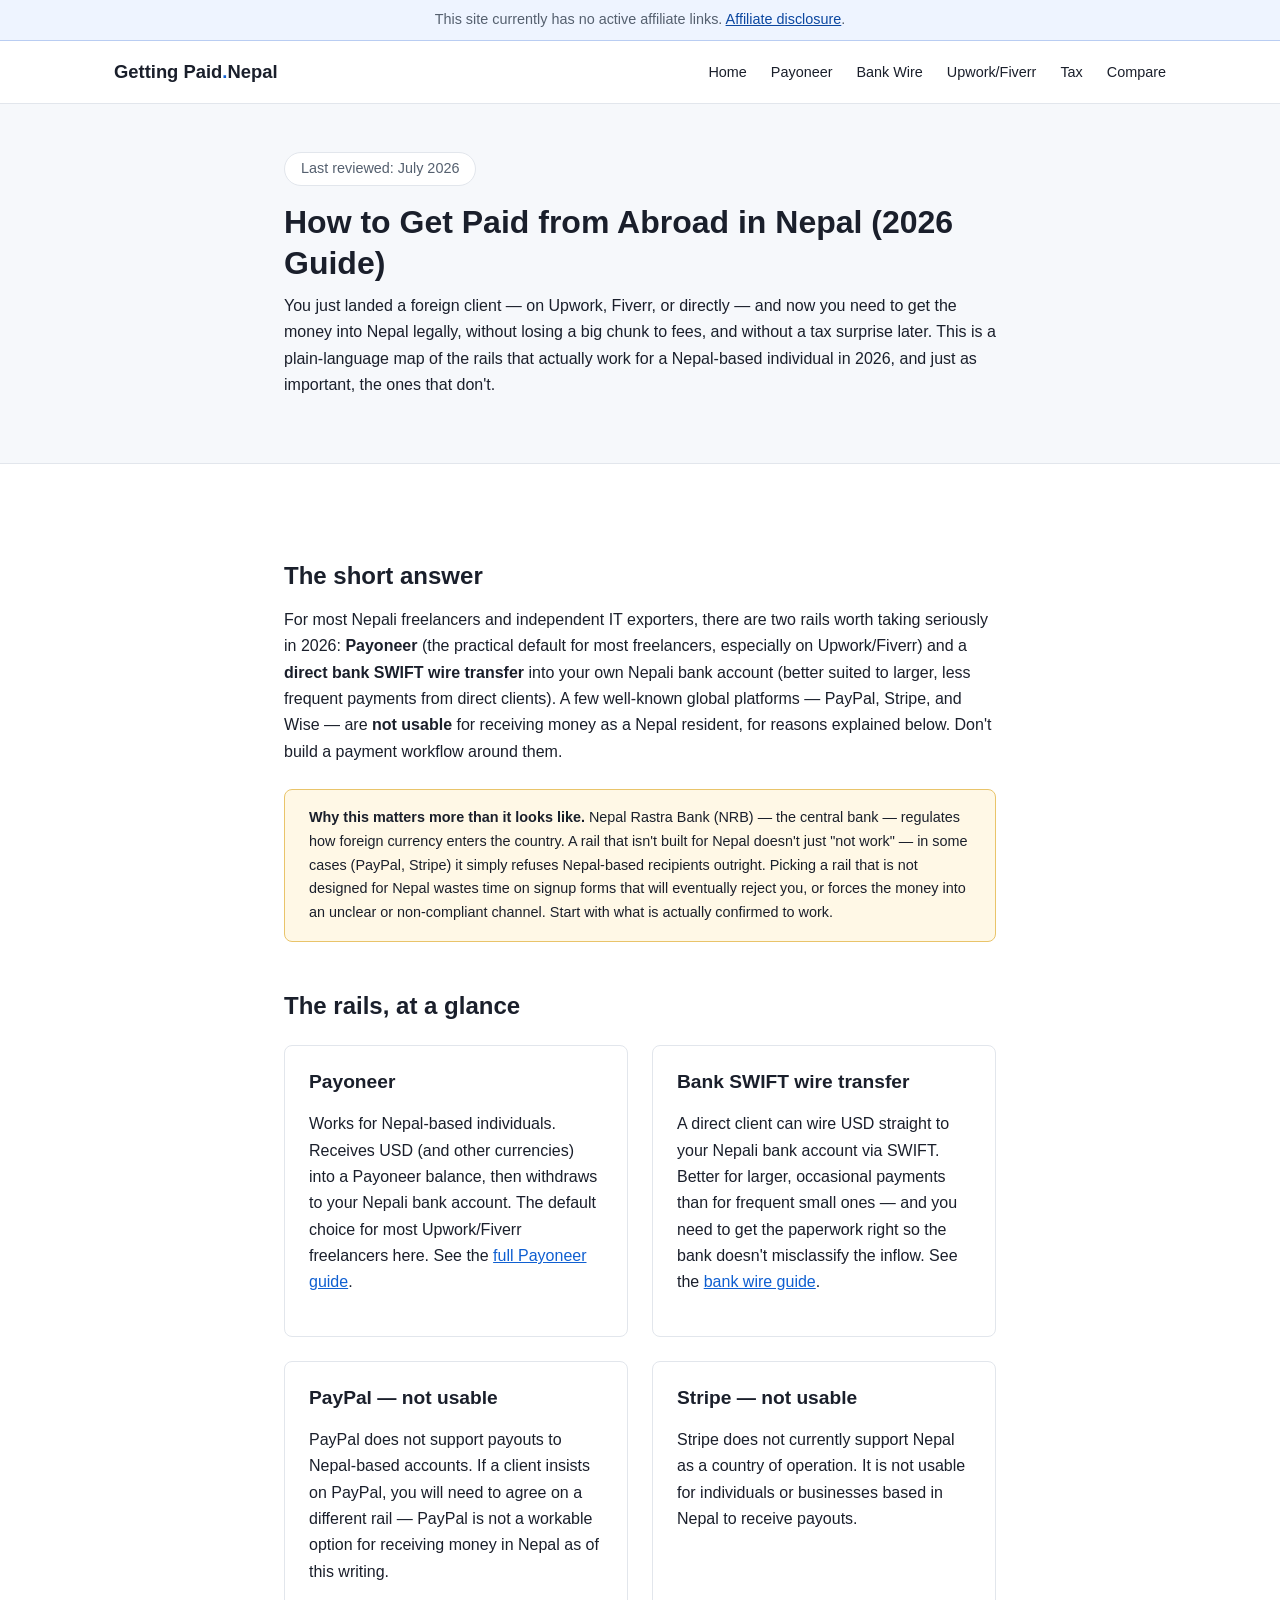
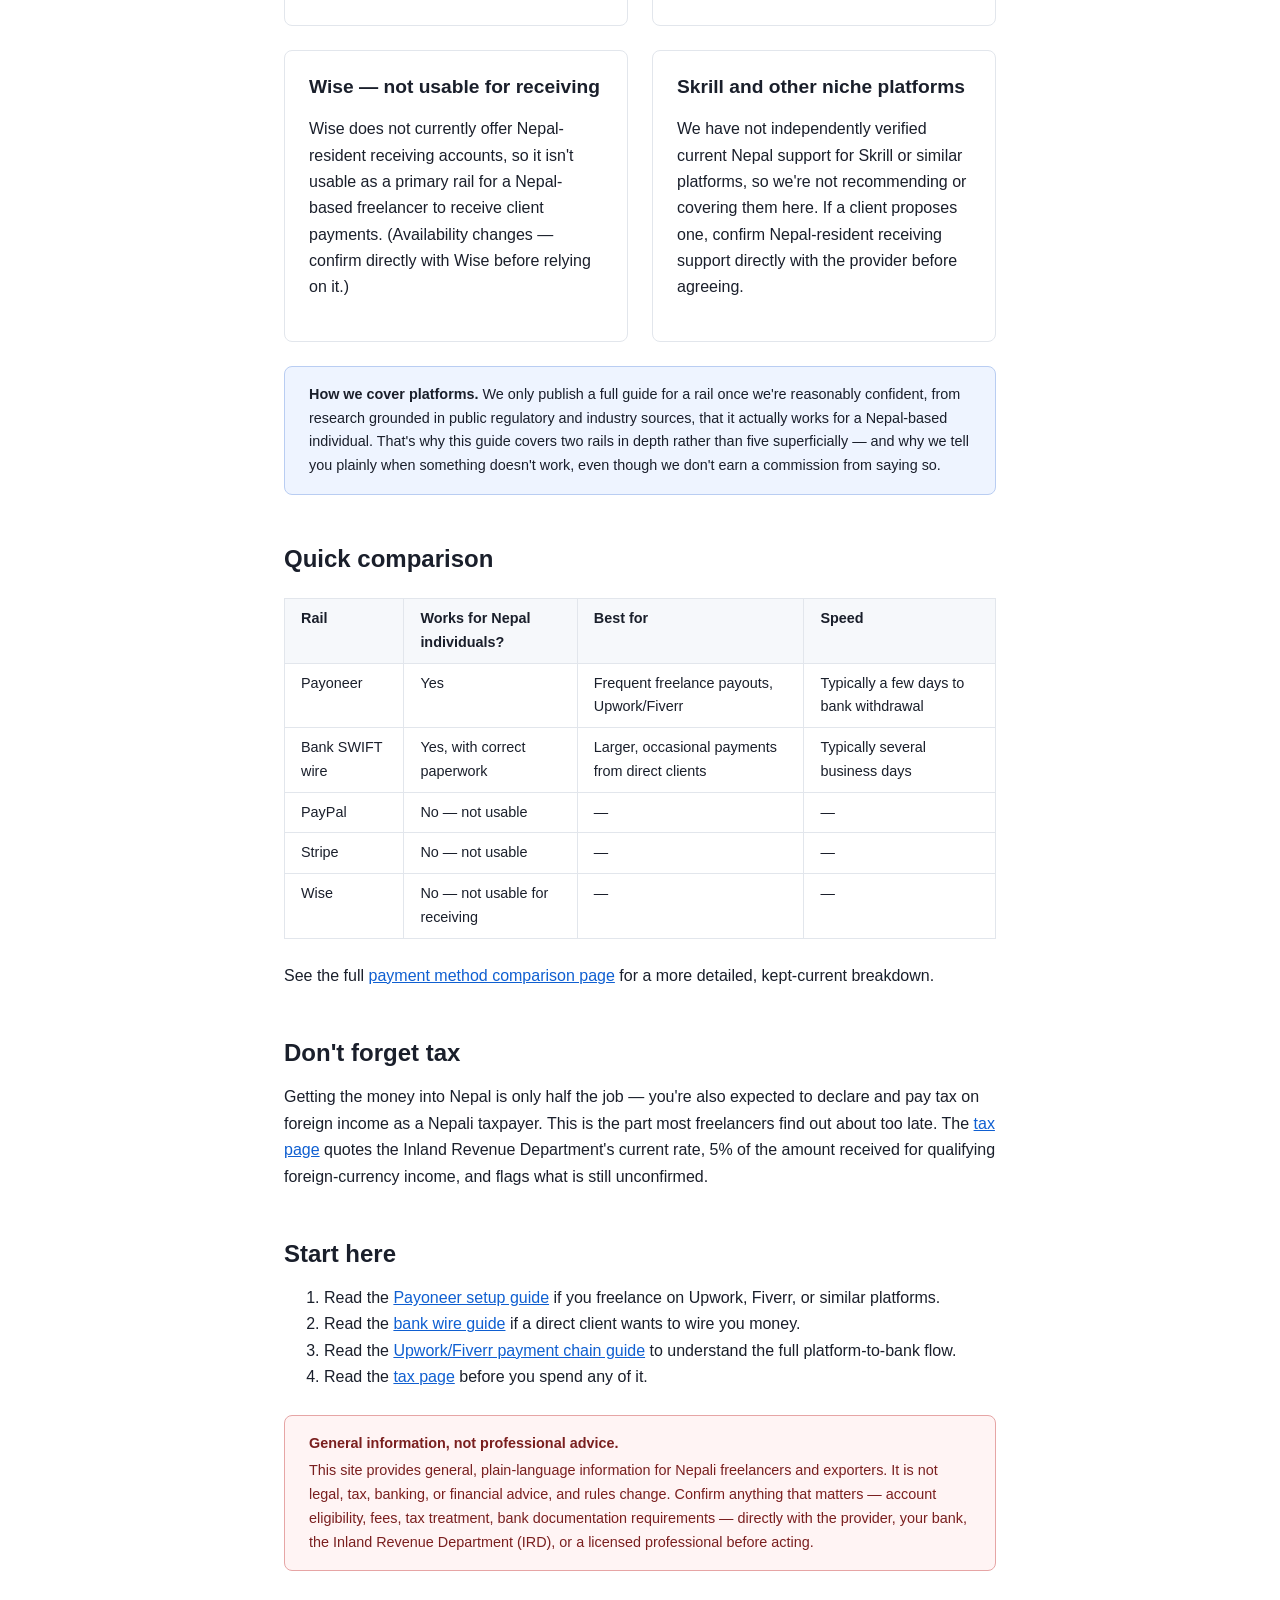
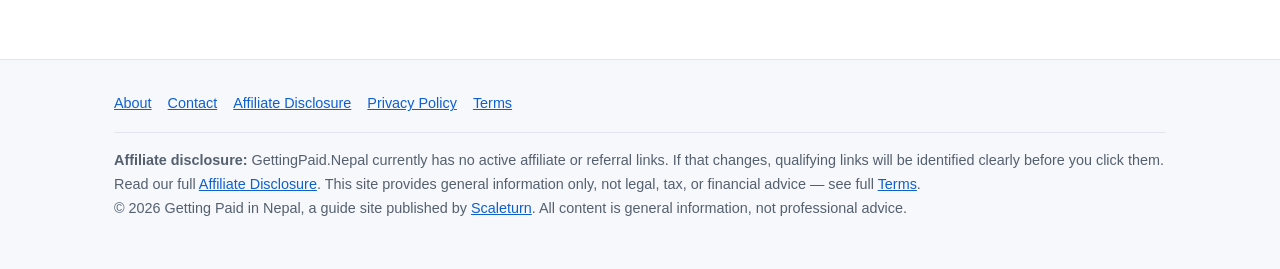
<file: index.html>
<!DOCTYPE html>
<html lang="en">
<head>
<meta charset="UTF-8">
<meta name="viewport" content="width=device-width, initial-scale=1.0">
<title>How to Get Paid from Abroad in Nepal (2026 Guide) | Getting Paid Nepal</title>
<meta name="description" content="A plain-language, regularly-updated guide for Nepali freelancers and IT exporters on legally receiving USD from Upwork, Fiverr, and international clients — Payoneer, bank wire, and what to avoid.">
<link rel="canonical" href="https://gettingpaid.scaleturn.com/">
<script async src="https://pagead2.googlesyndication.com/pagead/js/adsbygoogle.js?client=ca-pub-5554189148912369" crossorigin="anonymous"></script>
<link rel="stylesheet" href="style.css">
</head>
<body>
<div class="affiliate-banner">
  This site currently has no active affiliate links. <a href="affiliate-disclosure.html">Affiliate disclosure</a>.
</div>
<header class="site-header">
  <div class="container">
    <a class="site-logo" href="index.html">Getting Paid<span>.</span>Nepal</a>
    <nav class="site-nav" aria-label="Main navigation">
      <ul>
        <li><a href="index.html">Home</a></li>
        <li><a href="payoneer-nepal-guide.html">Payoneer</a></li>
        <li><a href="bank-wire-transfer-nepal.html">Bank Wire</a></li>
        <li><a href="upwork-fiverr-freelancers-nepal.html">Upwork/Fiverr</a></li>
        <li><a href="tax-foreign-income-nepal.html">Tax</a></li>
        <li><a href="payment-comparison-nepal.html">Compare</a></li>
      </ul>
    </nav>
  </div>
</header>

<section class="hero">
  <div class="container prose">
    <span class="freshness-stamp">Last reviewed: July 2026</span>
    <h1>How to Get Paid from Abroad in Nepal (2026 Guide)</h1>
    <p>You just landed a foreign client — on Upwork, Fiverr, or directly — and now you need to get the money into Nepal legally, without losing a big chunk to fees, and without a tax surprise later. This is a plain-language map of the rails that actually work for a Nepal-based individual in 2026, and just as important, the ones that don't.</p>
  </div>
</section>

<main>
  <div class="container prose">

    <h2>The short answer</h2>
    <p>For most Nepali freelancers and independent IT exporters, there are two rails worth taking seriously in 2026: <strong>Payoneer</strong> (the practical default for most freelancers, especially on Upwork/Fiverr) and a <strong>direct bank SWIFT wire transfer</strong> into your own Nepali bank account (better suited to larger, less frequent payments from direct clients). A few well-known global platforms — PayPal, Stripe, and Wise — are <strong>not usable</strong> for receiving money as a Nepal resident, for reasons explained below. Don't build a payment workflow around them.</p>

    <div class="note-box">
      <strong>Why this matters more than it looks like.</strong> Nepal Rastra Bank (NRB) — the central bank — regulates how foreign currency enters the country. A rail that isn't built for Nepal doesn't just "not work" — in some cases (PayPal, Stripe) it simply refuses Nepal-based recipients outright. Picking a rail that is not designed for Nepal wastes time on signup forms that will eventually reject you, or forces the money into an unclear or non-compliant channel. Start with what is actually confirmed to work.
    </div>

    <h2>The rails, at a glance</h2>
    <div class="card-grid">
      <div class="card">
        <h3>Payoneer</h3>
        <p>Works for Nepal-based individuals. Receives USD (and other currencies) into a Payoneer balance, then withdraws to your Nepali bank account. The default choice for most Upwork/Fiverr freelancers here. See the <a href="payoneer-nepal-guide.html">full Payoneer guide</a>.</p>
      </div>
      <div class="card">
        <h3>Bank SWIFT wire transfer</h3>
        <p>A direct client can wire USD straight to your Nepali bank account via SWIFT. Better for larger, occasional payments than for frequent small ones — and you need to get the paperwork right so the bank doesn't misclassify the inflow. See the <a href="bank-wire-transfer-nepal.html">bank wire guide</a>.</p>
      </div>
      <div class="card">
        <h3>PayPal — not usable</h3>
        <p>PayPal does not support payouts to Nepal-based accounts. If a client insists on PayPal, you will need to agree on a different rail — PayPal is not a workable option for receiving money in Nepal as of this writing.</p>
      </div>
      <div class="card">
        <h3>Stripe — not usable</h3>
        <p>Stripe does not currently support Nepal as a country of operation. It is not usable for individuals or businesses based in Nepal to receive payouts.</p>
      </div>
      <div class="card">
        <h3>Wise — not usable for receiving</h3>
        <p>Wise does not currently offer Nepal-resident receiving accounts, so it isn't usable as a primary rail for a Nepal-based freelancer to receive client payments. (Availability changes — confirm directly with Wise before relying on it.)</p>
      </div>
      <div class="card">
        <h3>Skrill and other niche platforms</h3>
        <p>We have not independently verified current Nepal support for Skrill or similar platforms, so we're not recommending or covering them here. If a client proposes one, confirm Nepal-resident receiving support directly with the provider before agreeing.</p>
      </div>
    </div>

    <div class="disclosure-box">
      <strong>How we cover platforms.</strong> We only publish a full guide for a rail once we're reasonably confident, from research grounded in public regulatory and industry sources, that it actually works for a Nepal-based individual. That's why this guide covers two rails in depth rather than five superficially — and why we tell you plainly when something doesn't work, even though we don't earn a commission from saying so.
    </div>

    <h2>Quick comparison</h2>
    <div class="table-wrap">
      <table>
        <thead>
          <tr><th>Rail</th><th>Works for Nepal individuals?</th><th>Best for</th><th>Speed</th></tr>
        </thead>
        <tbody>
          <tr><td>Payoneer</td><td>Yes</td><td>Frequent freelance payouts, Upwork/Fiverr</td><td>Typically a few days to bank withdrawal</td></tr>
          <tr><td>Bank SWIFT wire</td><td>Yes, with correct paperwork</td><td>Larger, occasional payments from direct clients</td><td>Typically several business days</td></tr>
          <tr><td>PayPal</td><td>No — not usable</td><td>—</td><td>—</td></tr>
          <tr><td>Stripe</td><td>No — not usable</td><td>—</td><td>—</td></tr>
          <tr><td>Wise</td><td>No — not usable for receiving</td><td>—</td><td>—</td></tr>
        </tbody>
      </table>
    </div>
    <p>See the full <a href="payment-comparison-nepal.html">payment method comparison page</a> for a more detailed, kept-current breakdown.</p>

    <h2>Don't forget tax</h2>
    <p>Getting the money into Nepal is only half the job — you're also expected to declare and pay tax on foreign income as a Nepali taxpayer. This is the part most freelancers find out about too late. The <a href="tax-foreign-income-nepal.html">tax page</a> quotes the Inland Revenue Department's current rate, 5% of the amount received for qualifying foreign-currency income, and flags what is still unconfirmed.</p>

    <h2>Start here</h2>
    <ol>
      <li>Read the <a href="payoneer-nepal-guide.html">Payoneer setup guide</a> if you freelance on Upwork, Fiverr, or similar platforms.</li>
      <li>Read the <a href="bank-wire-transfer-nepal.html">bank wire guide</a> if a direct client wants to wire you money.</li>
      <li>Read the <a href="upwork-fiverr-freelancers-nepal.html">Upwork/Fiverr payment chain guide</a> to understand the full platform-to-bank flow.</li>
      <li>Read the <a href="tax-foreign-income-nepal.html">tax page</a> before you spend any of it.</li>
    </ol>

    <div class="disclaimer-box">
      <strong>General information, not professional advice.</strong> This site provides general, plain-language information for Nepali freelancers and exporters. It is not legal, tax, banking, or financial advice, and rules change. Confirm anything that matters — account eligibility, fees, tax treatment, bank documentation requirements — directly with the provider, your bank, the Inland Revenue Department (IRD), or a licensed professional before acting.
    </div>

  </div>
</main>

<footer class="site-footer">
  <div class="container">
    <ul class="footer-links">
      <li><a href="about.html">About</a></li>
      <li><a href="contact.html">Contact</a></li>
      <li><a href="affiliate-disclosure.html">Affiliate Disclosure</a></li>
      <li><a href="privacy-policy.html">Privacy Policy</a></li>
      <li><a href="terms.html">Terms</a></li>
    </ul>
    <div class="footer-disclosure">
      <strong>Affiliate disclosure:</strong> GettingPaid.Nepal currently has no active affiliate or referral links. If that changes, qualifying links will be identified clearly before you click them. Read our full <a href="affiliate-disclosure.html">Affiliate Disclosure</a>. This site provides general information only, not legal, tax, or financial advice — see full <a href="terms.html">Terms</a>.
    </div>
    <p>&copy; 2026 Getting Paid in Nepal, a guide site published by <a href="https://scaleturn.com/">Scaleturn</a>. All content is general information, not professional advice.</p>
  </div>
</footer>
<script>window.goatcounter = {path: function(p) { return location.host + p }}</script>
<script data-goatcounter="https://scaleturn.goatcounter.com/count" async src="//gc.zgo.at/count.js"></script>
</body>
</html>
</file>
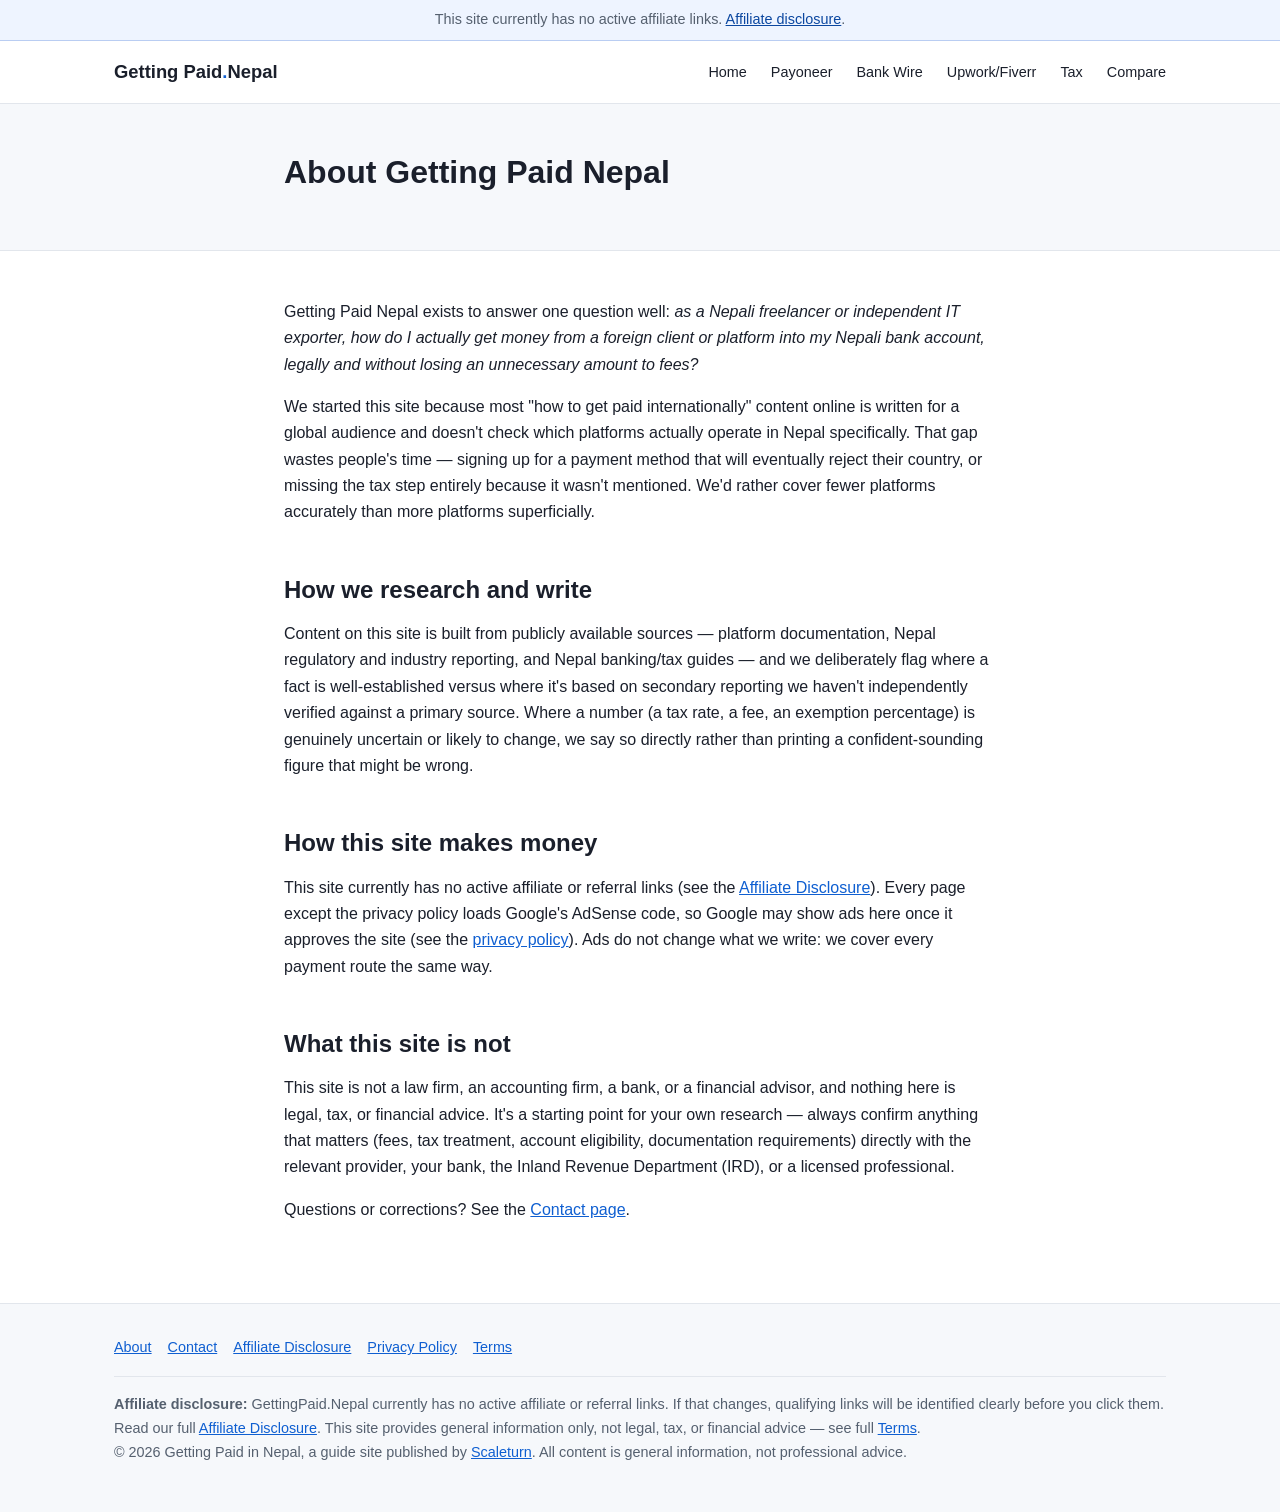
<file: about.html>
<!DOCTYPE html>
<html lang="en">
<head>
<meta charset="UTF-8">
<meta name="viewport" content="width=device-width, initial-scale=1.0">
<title>About | Getting Paid Nepal</title>
<meta name="description" content="About Getting Paid Nepal — a plain-language guide to receiving international payments as a Nepali freelancer, built and kept current with public regulatory research.">
<link rel="canonical" href="https://gettingpaid.scaleturn.com/about.html">
<script async src="https://pagead2.googlesyndication.com/pagead/js/adsbygoogle.js?client=ca-pub-5554189148912369" crossorigin="anonymous"></script>
<link rel="stylesheet" href="style.css">
</head>
<body>
<div class="affiliate-banner">
  This site currently has no active affiliate links. <a href="affiliate-disclosure.html">Affiliate disclosure</a>.
</div>
<header class="site-header">
  <div class="container">
    <a class="site-logo" href="index.html">Getting Paid<span>.</span>Nepal</a>
    <nav class="site-nav" aria-label="Main navigation">
      <ul>
        <li><a href="index.html">Home</a></li>
        <li><a href="payoneer-nepal-guide.html">Payoneer</a></li>
        <li><a href="bank-wire-transfer-nepal.html">Bank Wire</a></li>
        <li><a href="upwork-fiverr-freelancers-nepal.html">Upwork/Fiverr</a></li>
        <li><a href="tax-foreign-income-nepal.html">Tax</a></li>
        <li><a href="payment-comparison-nepal.html">Compare</a></li>
      </ul>
    </nav>
  </div>
</header>

<section class="hero">
  <div class="container prose">
    <h1>About Getting Paid Nepal</h1>
  </div>
</section>

<main>
  <div class="container prose">

    <p>Getting Paid Nepal exists to answer one question well: <em>as a Nepali freelancer or independent IT exporter, how do I actually get money from a foreign client or platform into my Nepali bank account, legally and without losing an unnecessary amount to fees?</em></p>

    <p>We started this site because most "how to get paid internationally" content online is written for a global audience and doesn't check which platforms actually operate in Nepal specifically. That gap wastes people's time — signing up for a payment method that will eventually reject their country, or missing the tax step entirely because it wasn't mentioned. We'd rather cover fewer platforms accurately than more platforms superficially.</p>

    <h2>How we research and write</h2>
    <p>Content on this site is built from publicly available sources — platform documentation, Nepal regulatory and industry reporting, and Nepal banking/tax guides — and we deliberately flag where a fact is well-established versus where it's based on secondary reporting we haven't independently verified against a primary source. Where a number (a tax rate, a fee, an exemption percentage) is genuinely uncertain or likely to change, we say so directly rather than printing a confident-sounding figure that might be wrong.</p>

    <h2>How this site makes money</h2>
    <p>This site currently has no active affiliate or referral links (see the <a href="affiliate-disclosure.html">Affiliate Disclosure</a>). Every page except the privacy policy loads Google's AdSense code, so Google may show ads here once it approves the site (see the <a href="privacy-policy.html#advertising">privacy policy</a>). Ads do not change what we write: we cover every payment route the same way.</p>

    <h2>What this site is not</h2>
    <p>This site is not a law firm, an accounting firm, a bank, or a financial advisor, and nothing here is legal, tax, or financial advice. It's a starting point for your own research — always confirm anything that matters (fees, tax treatment, account eligibility, documentation requirements) directly with the relevant provider, your bank, the Inland Revenue Department (IRD), or a licensed professional.</p>

    <p>Questions or corrections? See the <a href="contact.html">Contact page</a>.</p>

  </div>
</main>

<footer class="site-footer">
  <div class="container">
    <ul class="footer-links">
      <li><a href="about.html">About</a></li>
      <li><a href="contact.html">Contact</a></li>
      <li><a href="affiliate-disclosure.html">Affiliate Disclosure</a></li>
      <li><a href="privacy-policy.html">Privacy Policy</a></li>
      <li><a href="terms.html">Terms</a></li>
    </ul>
    <div class="footer-disclosure">
      <strong>Affiliate disclosure:</strong> GettingPaid.Nepal currently has no active affiliate or referral links. If that changes, qualifying links will be identified clearly before you click them. Read our full <a href="affiliate-disclosure.html">Affiliate Disclosure</a>. This site provides general information only, not legal, tax, or financial advice — see full <a href="terms.html">Terms</a>.
    </div>
    <p>&copy; 2026 Getting Paid in Nepal, a guide site published by <a href="https://scaleturn.com/">Scaleturn</a>. All content is general information, not professional advice.</p>
  </div>
</footer>
<script>window.goatcounter = {path: function(p) { return location.host + p }}</script>
<script data-goatcounter="https://scaleturn.goatcounter.com/count" async src="//gc.zgo.at/count.js"></script>
</body>
</html>
</file>
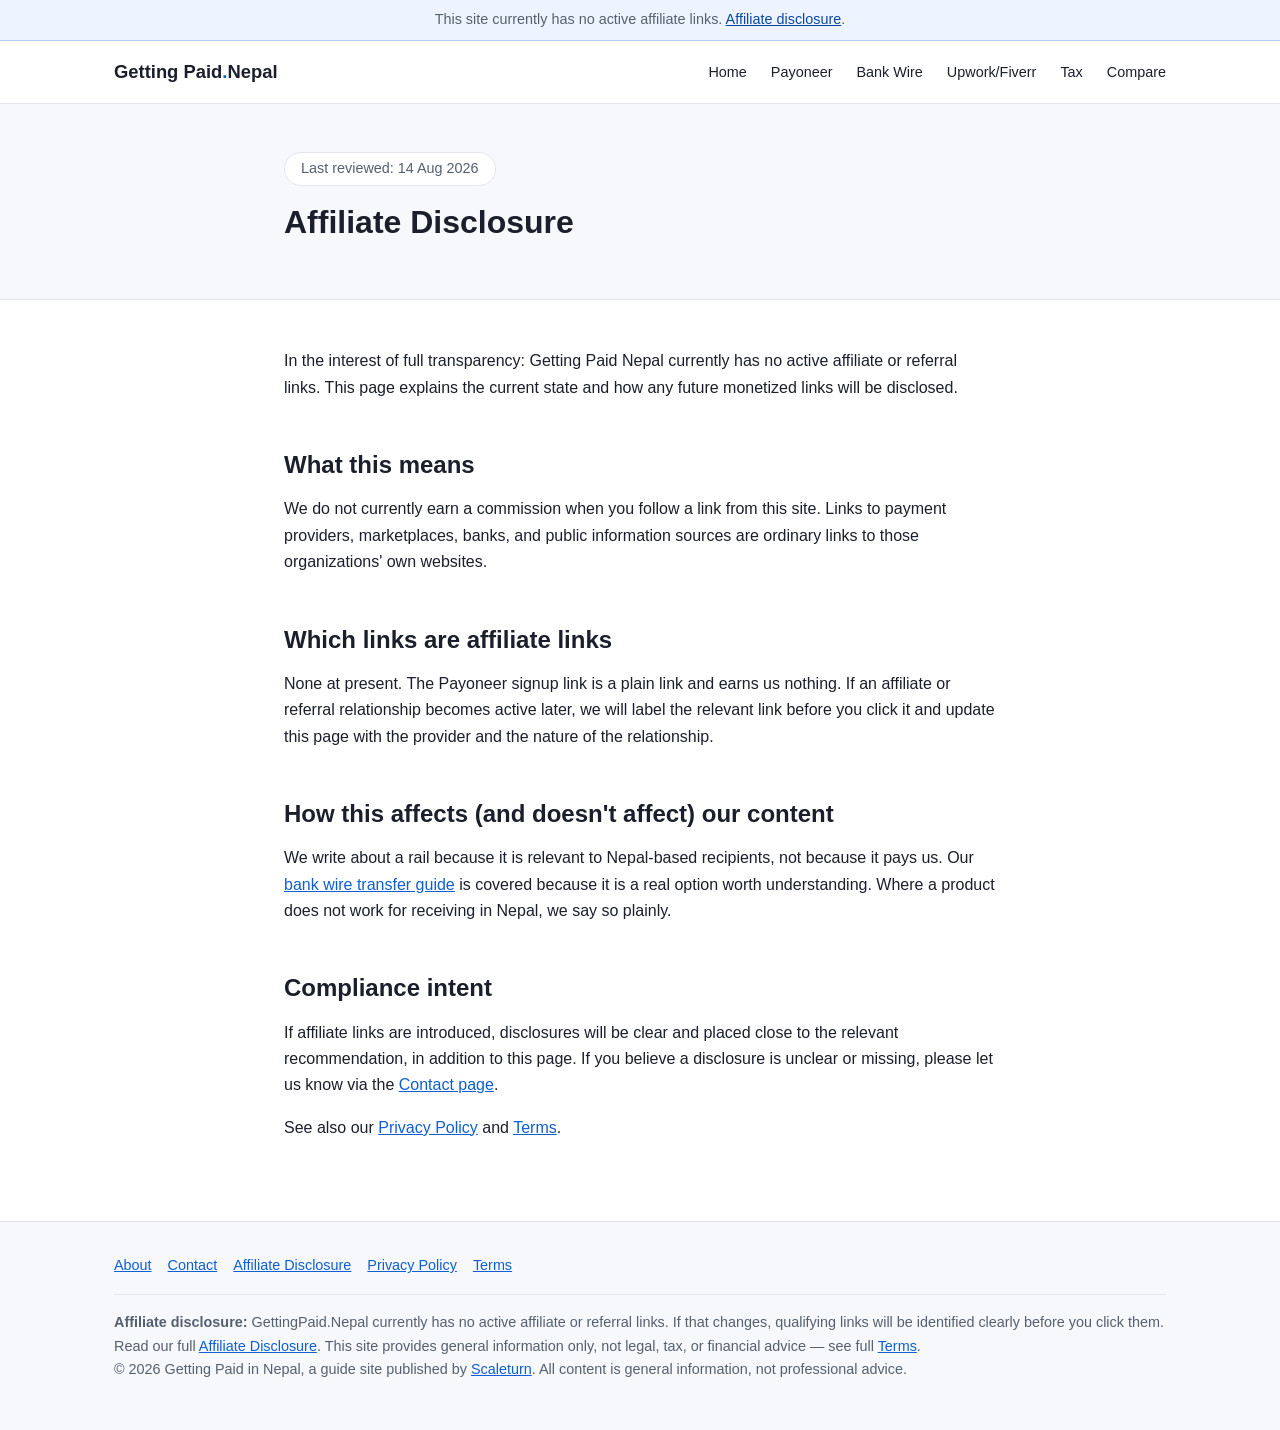
<file: affiliate-disclosure.html>
<!DOCTYPE html>
<html lang="en">
<head>
<meta charset="UTF-8">
<meta name="viewport" content="width=device-width, initial-scale=1.0">
<title>Affiliate Disclosure | Getting Paid Nepal</title>
<meta name="description" content="Current affiliate-link status for Getting Paid Nepal and how future monetized links will be disclosed.">
<link rel="canonical" href="https://gettingpaid.scaleturn.com/affiliate-disclosure.html">
<script async src="https://pagead2.googlesyndication.com/pagead/js/adsbygoogle.js?client=ca-pub-5554189148912369" crossorigin="anonymous"></script>
<link rel="stylesheet" href="style.css">
</head>
<body>
<div class="affiliate-banner">
  This site currently has no active affiliate links. <a href="affiliate-disclosure.html">Affiliate disclosure</a>.
</div>
<header class="site-header">
  <div class="container">
    <a class="site-logo" href="index.html">Getting Paid<span>.</span>Nepal</a>
    <nav class="site-nav" aria-label="Main navigation">
      <ul>
        <li><a href="index.html">Home</a></li>
        <li><a href="payoneer-nepal-guide.html">Payoneer</a></li>
        <li><a href="bank-wire-transfer-nepal.html">Bank Wire</a></li>
        <li><a href="upwork-fiverr-freelancers-nepal.html">Upwork/Fiverr</a></li>
        <li><a href="tax-foreign-income-nepal.html">Tax</a></li>
        <li><a href="payment-comparison-nepal.html">Compare</a></li>
      </ul>
    </nav>
  </div>
</header>

<section class="hero">
  <div class="container prose">
    <span class="freshness-stamp">Last reviewed: 14 Aug 2026</span>
    <h1>Affiliate Disclosure</h1>
  </div>
</section>

<main>
  <div class="container prose">

    <p>In the interest of full transparency: Getting Paid Nepal currently has no active affiliate or referral links. This page explains the current state and how any future monetized links will be disclosed.</p>

    <h2>What this means</h2>
    <p>We do not currently earn a commission when you follow a link from this site. Links to payment providers, marketplaces, banks, and public information sources are ordinary links to those organizations' own websites.</p>

    <h2>Which links are affiliate links</h2>
    <p>None at present. The Payoneer signup link is a plain link and earns us nothing. If an affiliate or referral relationship becomes active later, we will label the relevant link before you click it and update this page with the provider and the nature of the relationship.</p>

    <h2>How this affects (and doesn't affect) our content</h2>
    <p>We write about a rail because it is relevant to Nepal-based recipients, not because it pays us. Our <a href="bank-wire-transfer-nepal.html">bank wire transfer guide</a> is covered because it is a real option worth understanding. Where a product does not work for receiving in Nepal, we say so plainly.</p>

    <h2>Compliance intent</h2>
    <p>If affiliate links are introduced, disclosures will be clear and placed close to the relevant recommendation, in addition to this page. If you believe a disclosure is unclear or missing, please let us know via the <a href="contact.html">Contact page</a>.</p>

    <p>See also our <a href="privacy-policy.html">Privacy Policy</a> and <a href="terms.html">Terms</a>.</p>

  </div>
</main>

<footer class="site-footer">
  <div class="container">
    <ul class="footer-links">
      <li><a href="about.html">About</a></li>
      <li><a href="contact.html">Contact</a></li>
      <li><a href="affiliate-disclosure.html">Affiliate Disclosure</a></li>
      <li><a href="privacy-policy.html">Privacy Policy</a></li>
      <li><a href="terms.html">Terms</a></li>
    </ul>
    <div class="footer-disclosure">
      <strong>Affiliate disclosure:</strong> GettingPaid.Nepal currently has no active affiliate or referral links. If that changes, qualifying links will be identified clearly before you click them. Read our full <a href="affiliate-disclosure.html">Affiliate Disclosure</a>. This site provides general information only, not legal, tax, or financial advice — see full <a href="terms.html">Terms</a>.
    </div>
    <p>&copy; 2026 Getting Paid in Nepal, a guide site published by <a href="https://scaleturn.com/">Scaleturn</a>. All content is general information, not professional advice.</p>
  </div>
</footer>
<script>window.goatcounter = {path: function(p) { return location.host + p }}</script>
<script data-goatcounter="https://scaleturn.goatcounter.com/count" async src="//gc.zgo.at/count.js"></script>
</body>
</html>
</file>
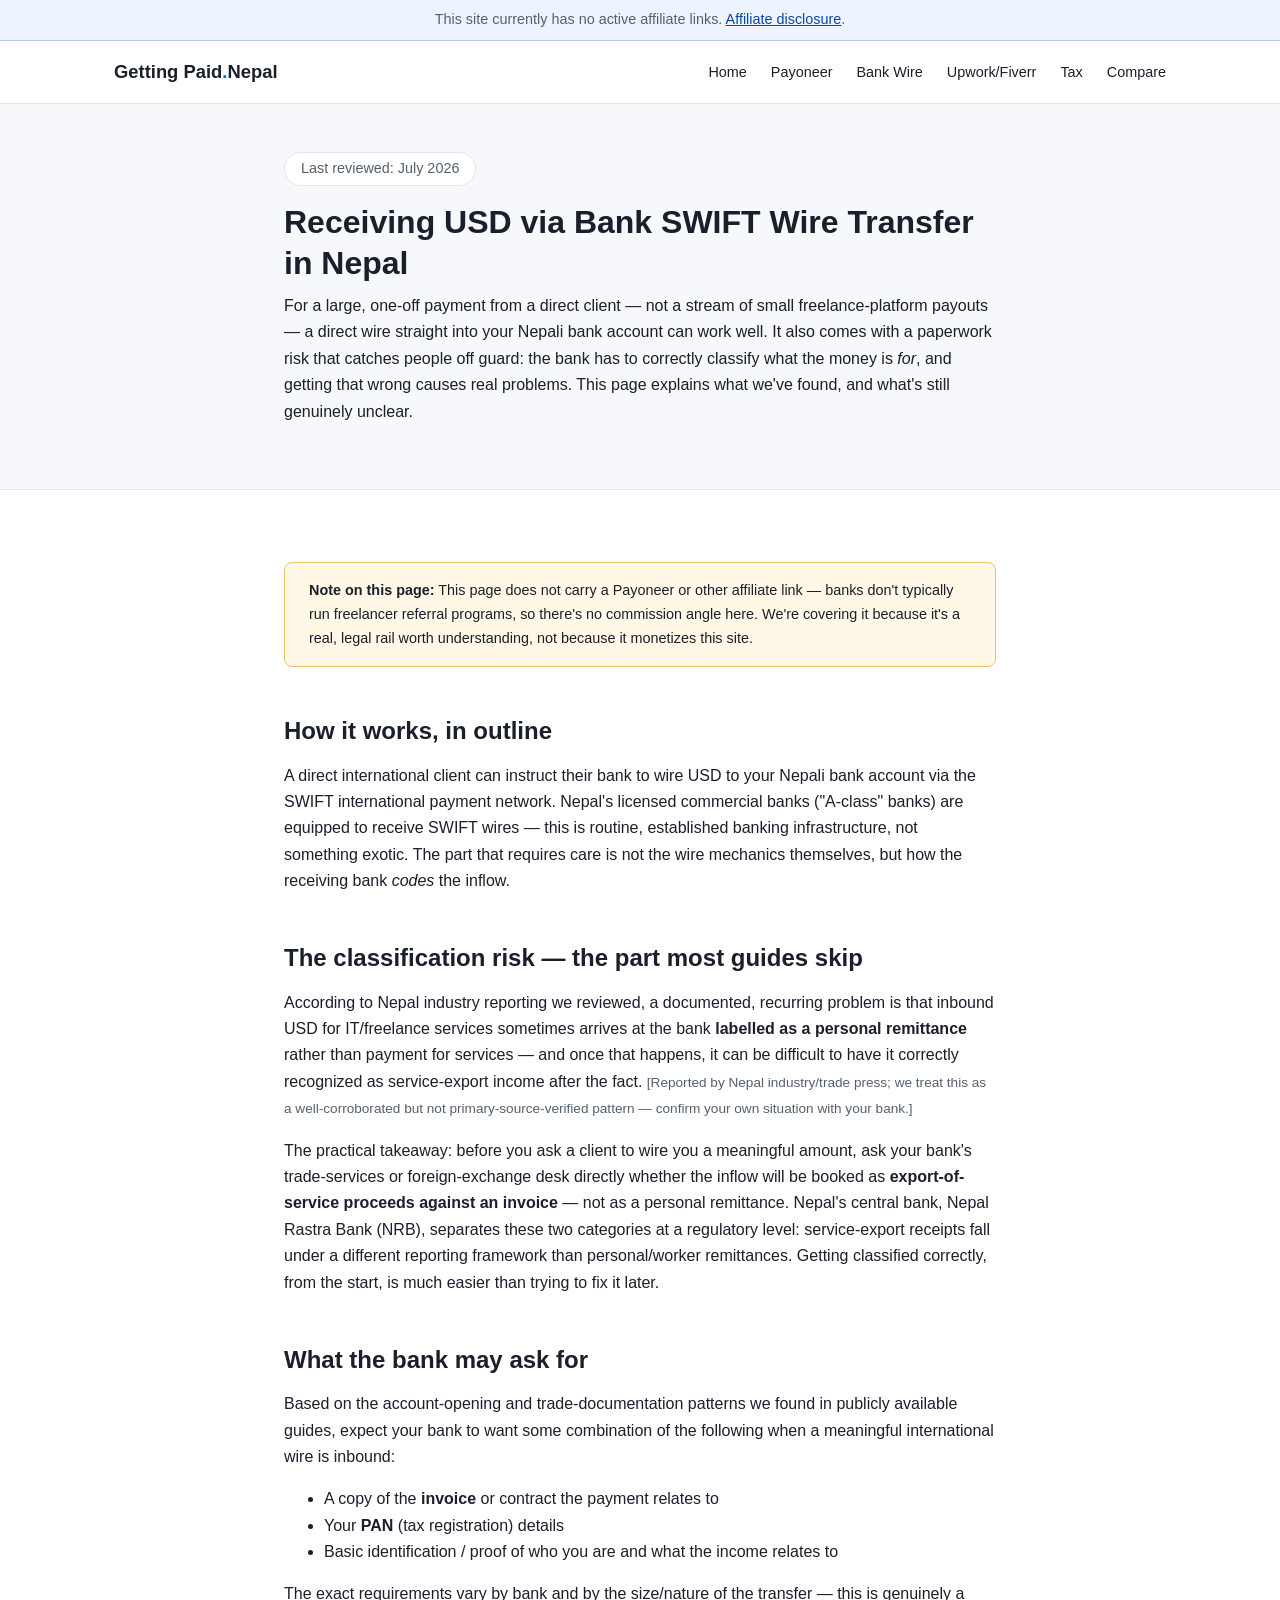
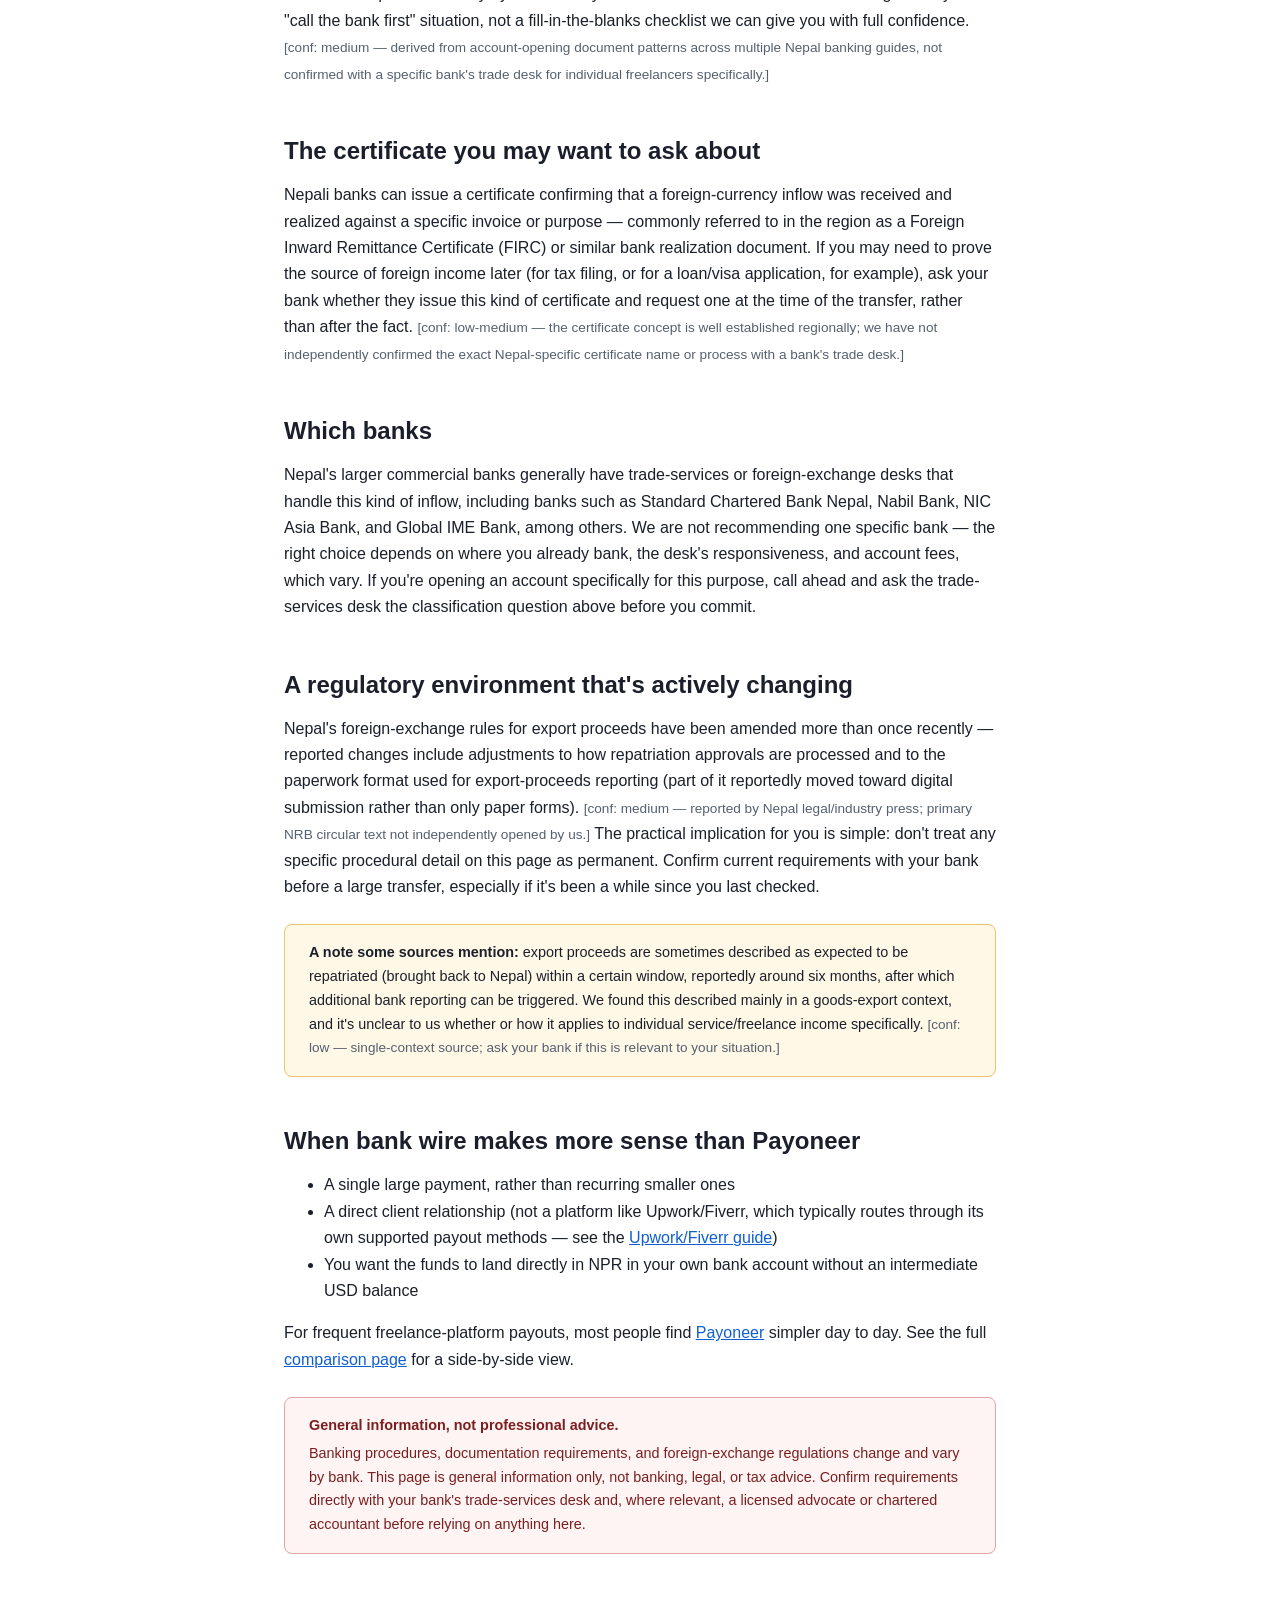
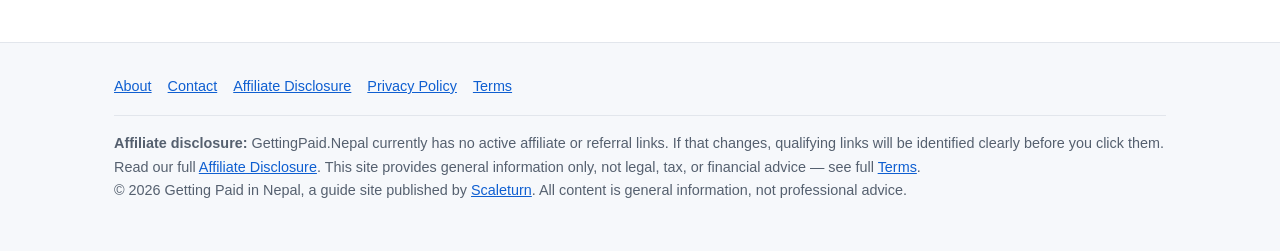
<file: bank-wire-transfer-nepal.html>
<!DOCTYPE html>
<html lang="en">
<head>
<meta charset="UTF-8">
<meta name="viewport" content="width=device-width, initial-scale=1.0">
<title>Receiving USD via Bank SWIFT Wire Transfer in Nepal (2026) | Getting Paid Nepal</title>
<meta name="description" content="How direct bank SWIFT wire transfers work for Nepali freelancers and IT exporters receiving USD — which banks, the export-vs-remittance classification risk, and what to ask your bank.">
<link rel="canonical" href="https://gettingpaid.scaleturn.com/bank-wire-transfer-nepal.html">
<script async src="https://pagead2.googlesyndication.com/pagead/js/adsbygoogle.js?client=ca-pub-5554189148912369" crossorigin="anonymous"></script>
<link rel="stylesheet" href="style.css">
</head>
<body>
<div class="affiliate-banner">
  This site currently has no active affiliate links. <a href="affiliate-disclosure.html">Affiliate disclosure</a>.
</div>
<header class="site-header">
  <div class="container">
    <a class="site-logo" href="index.html">Getting Paid<span>.</span>Nepal</a>
    <nav class="site-nav" aria-label="Main navigation">
      <ul>
        <li><a href="index.html">Home</a></li>
        <li><a href="payoneer-nepal-guide.html">Payoneer</a></li>
        <li><a href="bank-wire-transfer-nepal.html">Bank Wire</a></li>
        <li><a href="upwork-fiverr-freelancers-nepal.html">Upwork/Fiverr</a></li>
        <li><a href="tax-foreign-income-nepal.html">Tax</a></li>
        <li><a href="payment-comparison-nepal.html">Compare</a></li>
      </ul>
    </nav>
  </div>
</header>

<section class="hero">
  <div class="container prose">
    <span class="freshness-stamp">Last reviewed: July 2026</span>
    <h1>Receiving USD via Bank SWIFT Wire Transfer in Nepal</h1>
    <p>For a large, one-off payment from a direct client — not a stream of small freelance-platform payouts — a direct wire straight into your Nepali bank account can work well. It also comes with a paperwork risk that catches people off guard: the bank has to correctly classify what the money is <em>for</em>, and getting that wrong causes real problems. This page explains what we've found, and what's still genuinely unclear.</p>
  </div>
</section>

<main>
  <div class="container prose">

    <div class="note-box">
      <strong>Note on this page:</strong> This page does not carry a Payoneer or other affiliate link — banks don't typically run freelancer referral programs, so there's no commission angle here. We're covering it because it's a real, legal rail worth understanding, not because it monetizes this site.
    </div>

    <h2>How it works, in outline</h2>
    <p>A direct international client can instruct their bank to wire USD to your Nepali bank account via the SWIFT international payment network. Nepal's licensed commercial banks ("A-class" banks) are equipped to receive SWIFT wires — this is routine, established banking infrastructure, not something exotic. The part that requires care is not the wire mechanics themselves, but how the receiving bank <em>codes</em> the inflow.</p>

    <h2>The classification risk — the part most guides skip</h2>
    <p>According to Nepal industry reporting we reviewed, a documented, recurring problem is that inbound USD for IT/freelance services sometimes arrives at the bank <strong>labelled as a personal remittance</strong> rather than payment for services — and once that happens, it can be difficult to have it correctly recognized as service-export income after the fact. <span style="font-size:0.85rem;color:var(--color-text-muted)">[Reported by Nepal industry/trade press; we treat this as a well-corroborated but not primary-source-verified pattern — confirm your own situation with your bank.]</span></p>
    <p>The practical takeaway: before you ask a client to wire you a meaningful amount, ask your bank's trade-services or foreign-exchange desk directly whether the inflow will be booked as <strong>export-of-service proceeds against an invoice</strong> — not as a personal remittance. Nepal's central bank, Nepal Rastra Bank (NRB), separates these two categories at a regulatory level: service-export receipts fall under a different reporting framework than personal/worker remittances. Getting classified correctly, from the start, is much easier than trying to fix it later.</p>

    <h2>What the bank may ask for</h2>
    <p>Based on the account-opening and trade-documentation patterns we found in publicly available guides, expect your bank to want some combination of the following when a meaningful international wire is inbound:</p>
    <ul>
      <li>A copy of the <strong>invoice</strong> or contract the payment relates to</li>
      <li>Your <strong>PAN</strong> (tax registration) details</li>
      <li>Basic identification / proof of who you are and what the income relates to</li>
    </ul>
    <p>The exact requirements vary by bank and by the size/nature of the transfer — this is genuinely a "call the bank first" situation, not a fill-in-the-blanks checklist we can give you with full confidence. <span style="font-size:0.85rem;color:var(--color-text-muted)">[conf: medium — derived from account-opening document patterns across multiple Nepal banking guides, not confirmed with a specific bank's trade desk for individual freelancers specifically.]</span></p>

    <h2>The certificate you may want to ask about</h2>
    <p>Nepali banks can issue a certificate confirming that a foreign-currency inflow was received and realized against a specific invoice or purpose — commonly referred to in the region as a Foreign Inward Remittance Certificate (FIRC) or similar bank realization document. If you may need to prove the source of foreign income later (for tax filing, or for a loan/visa application, for example), ask your bank whether they issue this kind of certificate and request one at the time of the transfer, rather than after the fact. <span style="font-size:0.85rem;color:var(--color-text-muted)">[conf: low-medium — the certificate concept is well established regionally; we have not independently confirmed the exact Nepal-specific certificate name or process with a bank's trade desk.]</span></p>

    <h2>Which banks</h2>
    <p>Nepal's larger commercial banks generally have trade-services or foreign-exchange desks that handle this kind of inflow, including banks such as Standard Chartered Bank Nepal, Nabil Bank, NIC Asia Bank, and Global IME Bank, among others. We are not recommending one specific bank — the right choice depends on where you already bank, the desk's responsiveness, and account fees, which vary. If you're opening an account specifically for this purpose, call ahead and ask the trade-services desk the classification question above before you commit.</p>

    <h2>A regulatory environment that's actively changing</h2>
    <p>Nepal's foreign-exchange rules for export proceeds have been amended more than once recently — reported changes include adjustments to how repatriation approvals are processed and to the paperwork format used for export-proceeds reporting (part of it reportedly moved toward digital submission rather than only paper forms). <span style="font-size:0.85rem;color:var(--color-text-muted)">[conf: medium — reported by Nepal legal/industry press; primary NRB circular text not independently opened by us.]</span> The practical implication for you is simple: don't treat any specific procedural detail on this page as permanent. Confirm current requirements with your bank before a large transfer, especially if it's been a while since you last checked.</p>

    <div class="note-box">
      <strong>A note some sources mention:</strong> export proceeds are sometimes described as expected to be repatriated (brought back to Nepal) within a certain window, reportedly around six months, after which additional bank reporting can be triggered. We found this described mainly in a goods-export context, and it's unclear to us whether or how it applies to individual service/freelance income specifically. <span style="font-size:0.85rem;color:var(--color-text-muted)">[conf: low — single-context source; ask your bank if this is relevant to your situation.]</span>
    </div>

    <h2>When bank wire makes more sense than Payoneer</h2>
    <ul>
      <li>A single large payment, rather than recurring smaller ones</li>
      <li>A direct client relationship (not a platform like Upwork/Fiverr, which typically routes through its own supported payout methods — see the <a href="upwork-fiverr-freelancers-nepal.html">Upwork/Fiverr guide</a>)</li>
      <li>You want the funds to land directly in NPR in your own bank account without an intermediate USD balance</li>
    </ul>
    <p>For frequent freelance-platform payouts, most people find <a href="payoneer-nepal-guide.html">Payoneer</a> simpler day to day. See the full <a href="payment-comparison-nepal.html">comparison page</a> for a side-by-side view.</p>

    <div class="disclaimer-box">
      <strong>General information, not professional advice.</strong> Banking procedures, documentation requirements, and foreign-exchange regulations change and vary by bank. This page is general information only, not banking, legal, or tax advice. Confirm requirements directly with your bank's trade-services desk and, where relevant, a licensed advocate or chartered accountant before relying on anything here.
    </div>

  </div>
</main>

<footer class="site-footer">
  <div class="container">
    <ul class="footer-links">
      <li><a href="about.html">About</a></li>
      <li><a href="contact.html">Contact</a></li>
      <li><a href="affiliate-disclosure.html">Affiliate Disclosure</a></li>
      <li><a href="privacy-policy.html">Privacy Policy</a></li>
      <li><a href="terms.html">Terms</a></li>
    </ul>
    <div class="footer-disclosure">
      <strong>Affiliate disclosure:</strong> GettingPaid.Nepal currently has no active affiliate or referral links. If that changes, qualifying links will be identified clearly before you click them. Read our full <a href="affiliate-disclosure.html">Affiliate Disclosure</a>. This site provides general information only, not legal, tax, or financial advice — see full <a href="terms.html">Terms</a>.
    </div>
    <p>&copy; 2026 Getting Paid in Nepal, a guide site published by <a href="https://scaleturn.com/">Scaleturn</a>. All content is general information, not professional advice.</p>
  </div>
</footer>
<script>window.goatcounter = {path: function(p) { return location.host + p }}</script>
<script data-goatcounter="https://scaleturn.goatcounter.com/count" async src="//gc.zgo.at/count.js"></script>
</body>
</html>
</file>
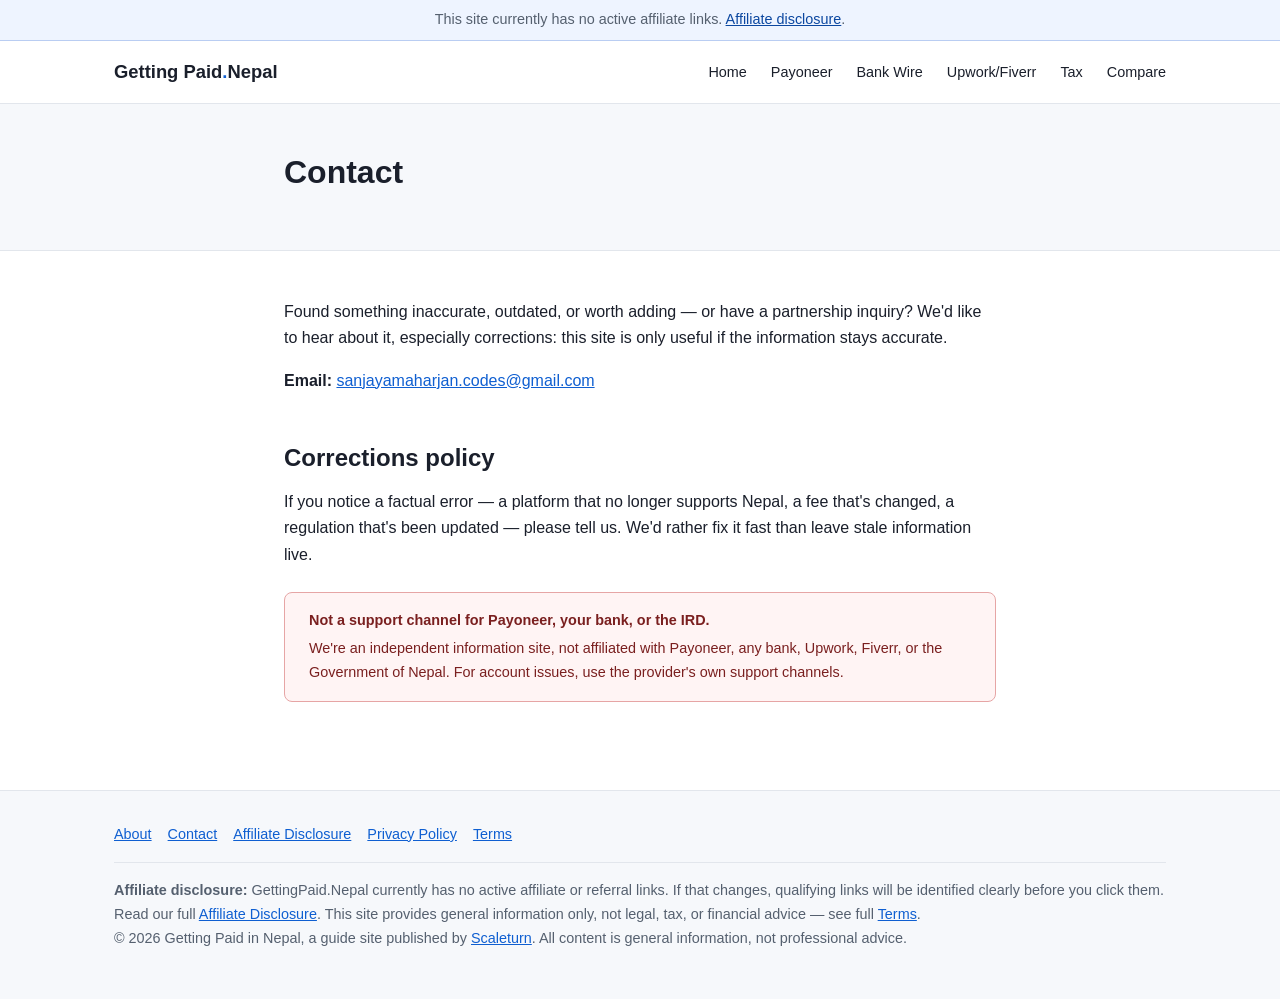
<file: contact.html>
<!DOCTYPE html>
<html lang="en">
<head>
<meta charset="UTF-8">
<meta name="viewport" content="width=device-width, initial-scale=1.0">
<title>Contact | Getting Paid Nepal</title>
<meta name="description" content="Contact Getting Paid Nepal with questions, corrections, or partnership inquiries.">
<link rel="canonical" href="https://gettingpaid.scaleturn.com/contact.html">
<script async src="https://pagead2.googlesyndication.com/pagead/js/adsbygoogle.js?client=ca-pub-5554189148912369" crossorigin="anonymous"></script>
<link rel="stylesheet" href="style.css">
</head>
<body>
<div class="affiliate-banner">
  This site currently has no active affiliate links. <a href="affiliate-disclosure.html">Affiliate disclosure</a>.
</div>
<header class="site-header">
  <div class="container">
    <a class="site-logo" href="index.html">Getting Paid<span>.</span>Nepal</a>
    <nav class="site-nav" aria-label="Main navigation">
      <ul>
        <li><a href="index.html">Home</a></li>
        <li><a href="payoneer-nepal-guide.html">Payoneer</a></li>
        <li><a href="bank-wire-transfer-nepal.html">Bank Wire</a></li>
        <li><a href="upwork-fiverr-freelancers-nepal.html">Upwork/Fiverr</a></li>
        <li><a href="tax-foreign-income-nepal.html">Tax</a></li>
        <li><a href="payment-comparison-nepal.html">Compare</a></li>
      </ul>
    </nav>
  </div>
</header>

<section class="hero">
  <div class="container prose">
    <h1>Contact</h1>
  </div>
</section>

<main>
  <div class="container prose">
    <p>Found something inaccurate, outdated, or worth adding — or have a partnership inquiry? We'd like to hear about it, especially corrections: this site is only useful if the information stays accurate.</p>

    <p><strong>Email:</strong> <a href="mailto:sanjayamaharjan.codes@gmail.com" data-goatcounter-click="contact/email-gettingpaid-contact" data-goatcounter-title="Email (contact page)">sanjayamaharjan.codes@gmail.com</a></p>

    <h2>Corrections policy</h2>
    <p>If you notice a factual error — a platform that no longer supports Nepal, a fee that's changed, a regulation that's been updated — please tell us. We'd rather fix it fast than leave stale information live.</p>

    <div class="disclaimer-box">
      <strong>Not a support channel for Payoneer, your bank, or the IRD.</strong> We're an independent information site, not affiliated with Payoneer, any bank, Upwork, Fiverr, or the Government of Nepal. For account issues, use the provider's own support channels.
    </div>
  </div>
</main>

<footer class="site-footer">
  <div class="container">
    <ul class="footer-links">
      <li><a href="about.html">About</a></li>
      <li><a href="contact.html">Contact</a></li>
      <li><a href="affiliate-disclosure.html">Affiliate Disclosure</a></li>
      <li><a href="privacy-policy.html">Privacy Policy</a></li>
      <li><a href="terms.html">Terms</a></li>
    </ul>
    <div class="footer-disclosure">
      <strong>Affiliate disclosure:</strong> GettingPaid.Nepal currently has no active affiliate or referral links. If that changes, qualifying links will be identified clearly before you click them. Read our full <a href="affiliate-disclosure.html">Affiliate Disclosure</a>. This site provides general information only, not legal, tax, or financial advice — see full <a href="terms.html">Terms</a>.
    </div>
    <p>&copy; 2026 Getting Paid in Nepal, a guide site published by <a href="https://scaleturn.com/">Scaleturn</a>. All content is general information, not professional advice.</p>
  </div>
</footer>
<script>window.goatcounter = {path: function(p) { return location.host + p }}</script>
<script data-goatcounter="https://scaleturn.goatcounter.com/count" async src="//gc.zgo.at/count.js"></script>
</body>
</html>
</file>
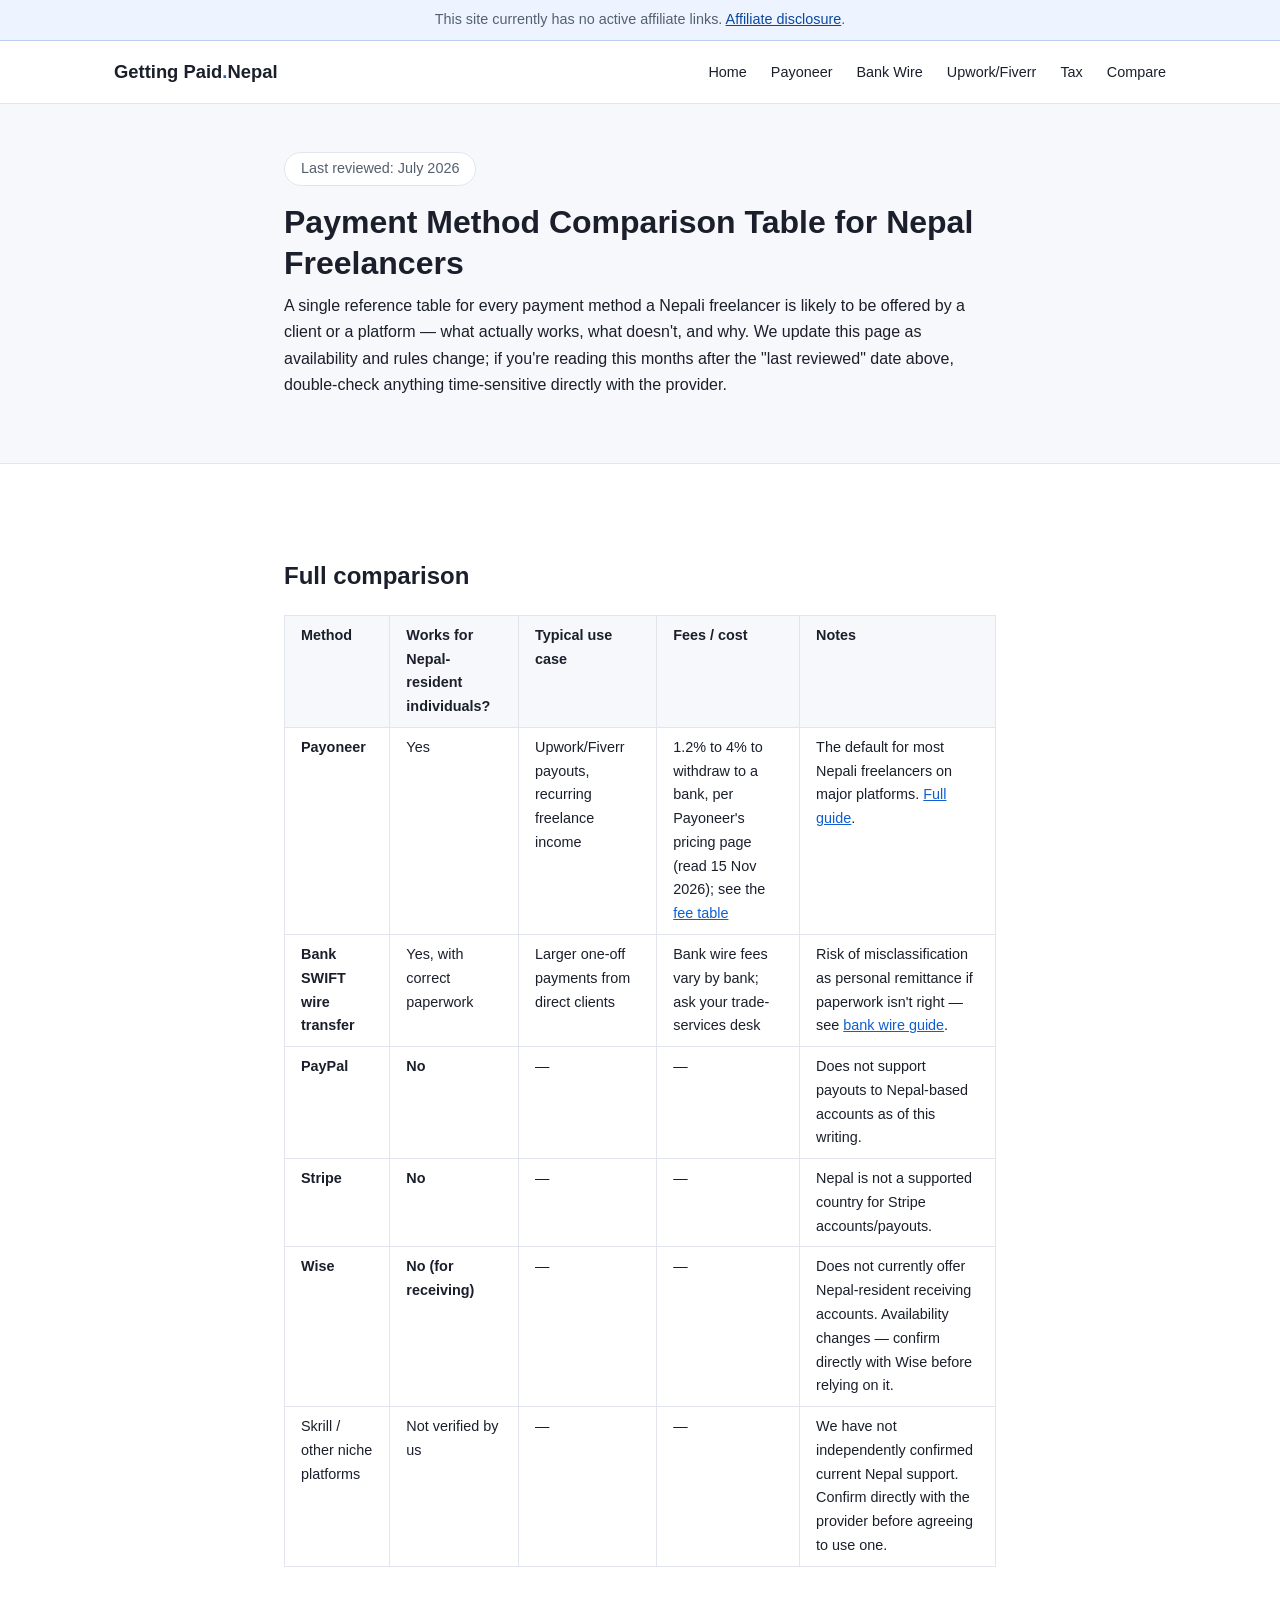
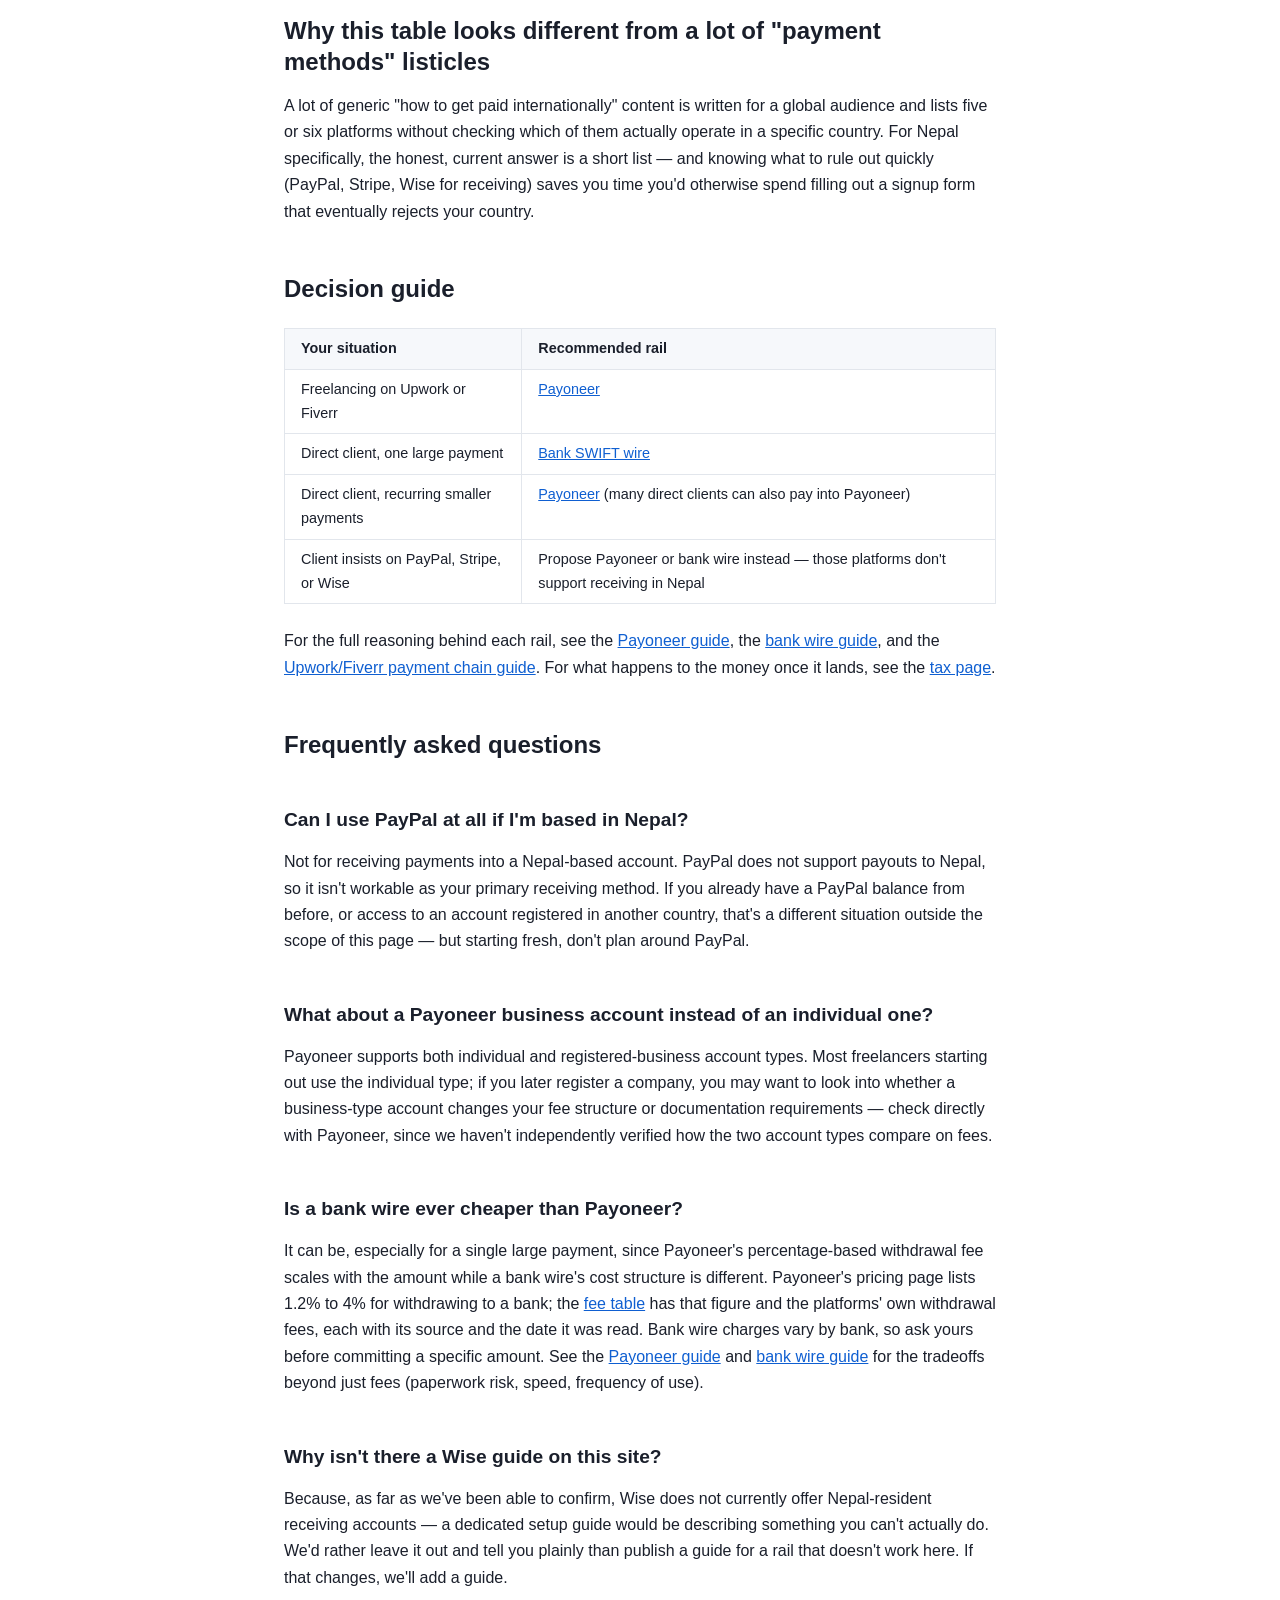
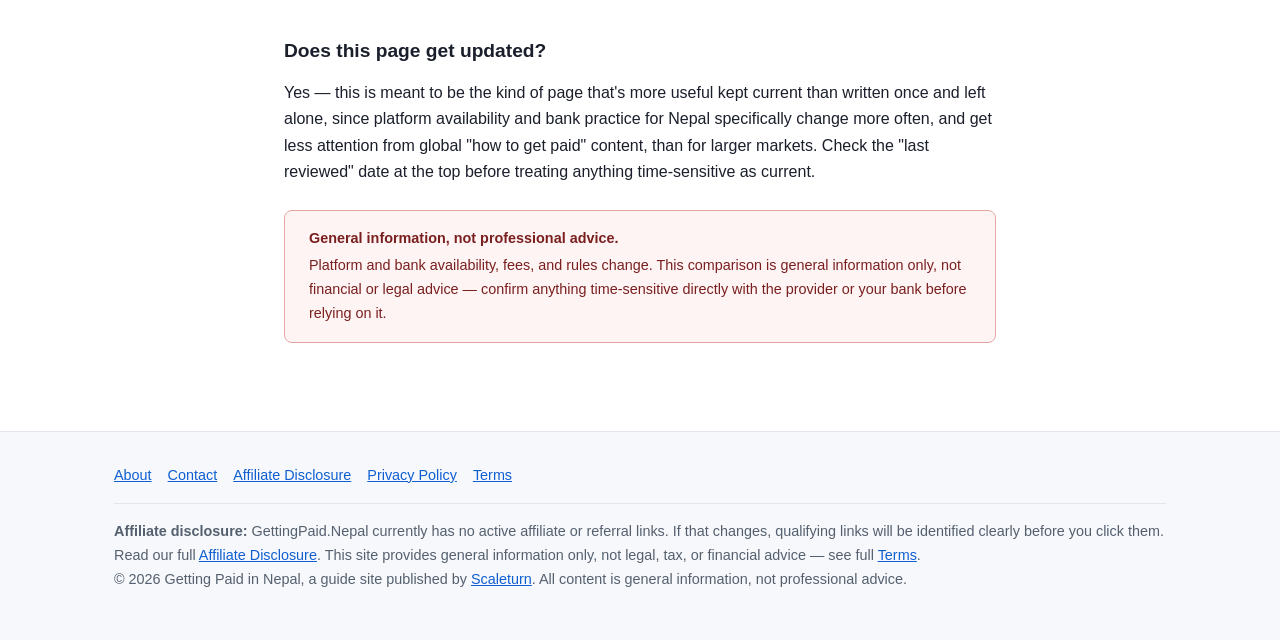
<file: payment-comparison-nepal.html>
<!DOCTYPE html>
<html lang="en">
<head>
<meta charset="UTF-8">
<meta name="viewport" content="width=device-width, initial-scale=1.0">
<title>Payment Method Comparison Table for Nepal Freelancers (2026) | Getting Paid Nepal</title>
<meta name="description" content="A structured, kept-current comparison of payment methods for Nepali freelancers and IT exporters — Payoneer, bank SWIFT wire, and why PayPal, Stripe, and Wise are not usable.">
<link rel="canonical" href="https://gettingpaid.scaleturn.com/payment-comparison-nepal.html">
<script async src="https://pagead2.googlesyndication.com/pagead/js/adsbygoogle.js?client=ca-pub-5554189148912369" crossorigin="anonymous"></script>
<link rel="stylesheet" href="style.css">
</head>
<body>
<div class="affiliate-banner">
  This site currently has no active affiliate links. <a href="affiliate-disclosure.html">Affiliate disclosure</a>.
</div>
<header class="site-header">
  <div class="container">
    <a class="site-logo" href="index.html">Getting Paid<span>.</span>Nepal</a>
    <nav class="site-nav" aria-label="Main navigation">
      <ul>
        <li><a href="index.html">Home</a></li>
        <li><a href="payoneer-nepal-guide.html">Payoneer</a></li>
        <li><a href="bank-wire-transfer-nepal.html">Bank Wire</a></li>
        <li><a href="upwork-fiverr-freelancers-nepal.html">Upwork/Fiverr</a></li>
        <li><a href="tax-foreign-income-nepal.html">Tax</a></li>
        <li><a href="payment-comparison-nepal.html">Compare</a></li>
      </ul>
    </nav>
  </div>
</header>

<section class="hero">
  <div class="container prose">
    <span class="freshness-stamp">Last reviewed: July 2026</span>
    <h1>Payment Method Comparison Table for Nepal Freelancers</h1>
    <p>A single reference table for every payment method a Nepali freelancer is likely to be offered by a client or a platform — what actually works, what doesn't, and why. We update this page as availability and rules change; if you're reading this months after the "last reviewed" date above, double-check anything time-sensitive directly with the provider.</p>
  </div>
</section>

<main>
  <div class="container prose">

    <h2>Full comparison</h2>
    <div class="table-wrap">
      <table>
        <thead>
          <tr>
            <th>Method</th>
            <th>Works for Nepal-resident individuals?</th>
            <th>Typical use case</th>
            <th>Fees / cost</th>
            <th>Notes</th>
          </tr>
        </thead>
        <tbody>
          <tr>
            <td><strong>Payoneer</strong></td>
            <td>Yes</td>
            <td>Upwork/Fiverr payouts, recurring freelance income</td>
            <td>1.2% to 4% to withdraw to a bank, per Payoneer's pricing page (read 15 Nov 2026); see the <a href="upwork-fiverr-freelancers-nepal.html#fees">fee table</a></td>
            <td>The default for most Nepali freelancers on major platforms. <a href="payoneer-nepal-guide.html">Full guide</a>.</td>
          </tr>
          <tr>
            <td><strong>Bank SWIFT wire transfer</strong></td>
            <td>Yes, with correct paperwork</td>
            <td>Larger one-off payments from direct clients</td>
            <td>Bank wire fees vary by bank; ask your trade-services desk</td>
            <td>Risk of misclassification as personal remittance if paperwork isn't right — see <a href="bank-wire-transfer-nepal.html">bank wire guide</a>.</td>
          </tr>
          <tr>
            <td><strong>PayPal</strong></td>
            <td><strong>No</strong></td>
            <td>—</td>
            <td>—</td>
            <td>Does not support payouts to Nepal-based accounts as of this writing.</td>
          </tr>
          <tr>
            <td><strong>Stripe</strong></td>
            <td><strong>No</strong></td>
            <td>—</td>
            <td>—</td>
            <td>Nepal is not a supported country for Stripe accounts/payouts.</td>
          </tr>
          <tr>
            <td><strong>Wise</strong></td>
            <td><strong>No (for receiving)</strong></td>
            <td>—</td>
            <td>—</td>
            <td>Does not currently offer Nepal-resident receiving accounts. Availability changes — confirm directly with Wise before relying on it.</td>
          </tr>
          <tr>
            <td>Skrill / other niche platforms</td>
            <td>Not verified by us</td>
            <td>—</td>
            <td>—</td>
            <td>We have not independently confirmed current Nepal support. Confirm directly with the provider before agreeing to use one.</td>
          </tr>
        </tbody>
      </table>
    </div>

    <h2>Why this table looks different from a lot of "payment methods" listicles</h2>
    <p>A lot of generic "how to get paid internationally" content is written for a global audience and lists five or six platforms without checking which of them actually operate in a specific country. For Nepal specifically, the honest, current answer is a short list — and knowing what to rule out quickly (PayPal, Stripe, Wise for receiving) saves you time you'd otherwise spend filling out a signup form that eventually rejects your country.</p>

    <h2>Decision guide</h2>
    <div class="table-wrap">
      <table>
        <thead>
          <tr><th>Your situation</th><th>Recommended rail</th></tr>
        </thead>
        <tbody>
          <tr><td>Freelancing on Upwork or Fiverr</td><td><a href="payoneer-nepal-guide.html">Payoneer</a></td></tr>
          <tr><td>Direct client, one large payment</td><td><a href="bank-wire-transfer-nepal.html">Bank SWIFT wire</a></td></tr>
          <tr><td>Direct client, recurring smaller payments</td><td><a href="payoneer-nepal-guide.html">Payoneer</a> (many direct clients can also pay into Payoneer)</td></tr>
          <tr><td>Client insists on PayPal, Stripe, or Wise</td><td>Propose Payoneer or bank wire instead — those platforms don't support receiving in Nepal</td></tr>
        </tbody>
      </table>
    </div>

    <p>For the full reasoning behind each rail, see the <a href="payoneer-nepal-guide.html">Payoneer guide</a>, the <a href="bank-wire-transfer-nepal.html">bank wire guide</a>, and the <a href="upwork-fiverr-freelancers-nepal.html">Upwork/Fiverr payment chain guide</a>. For what happens to the money once it lands, see the <a href="tax-foreign-income-nepal.html">tax page</a>.</p>

    <h2>Frequently asked questions</h2>

    <h3>Can I use PayPal at all if I'm based in Nepal?</h3>
    <p>Not for receiving payments into a Nepal-based account. PayPal does not support payouts to Nepal, so it isn't workable as your primary receiving method. If you already have a PayPal balance from before, or access to an account registered in another country, that's a different situation outside the scope of this page — but starting fresh, don't plan around PayPal.</p>

    <h3>What about a Payoneer business account instead of an individual one?</h3>
    <p>Payoneer supports both individual and registered-business account types. Most freelancers starting out use the individual type; if you later register a company, you may want to look into whether a business-type account changes your fee structure or documentation requirements — check directly with Payoneer, since we haven't independently verified how the two account types compare on fees.</p>

    <h3>Is a bank wire ever cheaper than Payoneer?</h3>
    <p>It can be, especially for a single large payment, since Payoneer's percentage-based withdrawal fee scales with the amount while a bank wire's cost structure is different. Payoneer's pricing page lists 1.2% to 4% for withdrawing to a bank; the <a href="upwork-fiverr-freelancers-nepal.html#fees">fee table</a> has that figure and the platforms' own withdrawal fees, each with its source and the date it was read. Bank wire charges vary by bank, so ask yours before committing a specific amount. See the <a href="payoneer-nepal-guide.html">Payoneer guide</a> and <a href="bank-wire-transfer-nepal.html">bank wire guide</a> for the tradeoffs beyond just fees (paperwork risk, speed, frequency of use).</p>

    <h3>Why isn't there a Wise guide on this site?</h3>
    <p>Because, as far as we've been able to confirm, Wise does not currently offer Nepal-resident receiving accounts — a dedicated setup guide would be describing something you can't actually do. We'd rather leave it out and tell you plainly than publish a guide for a rail that doesn't work here. If that changes, we'll add a guide.</p>

    <h3>Does this page get updated?</h3>
    <p>Yes — this is meant to be the kind of page that's more useful kept current than written once and left alone, since platform availability and bank practice for Nepal specifically change more often, and get less attention from global "how to get paid" content, than for larger markets. Check the "last reviewed" date at the top before treating anything time-sensitive as current.</p>

    <div class="disclaimer-box">
      <strong>General information, not professional advice.</strong> Platform and bank availability, fees, and rules change. This comparison is general information only, not financial or legal advice — confirm anything time-sensitive directly with the provider or your bank before relying on it.
    </div>

  </div>
</main>

<footer class="site-footer">
  <div class="container">
    <ul class="footer-links">
      <li><a href="about.html">About</a></li>
      <li><a href="contact.html">Contact</a></li>
      <li><a href="affiliate-disclosure.html">Affiliate Disclosure</a></li>
      <li><a href="privacy-policy.html">Privacy Policy</a></li>
      <li><a href="terms.html">Terms</a></li>
    </ul>
    <div class="footer-disclosure">
      <strong>Affiliate disclosure:</strong> GettingPaid.Nepal currently has no active affiliate or referral links. If that changes, qualifying links will be identified clearly before you click them. Read our full <a href="affiliate-disclosure.html">Affiliate Disclosure</a>. This site provides general information only, not legal, tax, or financial advice — see full <a href="terms.html">Terms</a>.
    </div>
    <p>&copy; 2026 Getting Paid in Nepal, a guide site published by <a href="https://scaleturn.com/">Scaleturn</a>. All content is general information, not professional advice.</p>
  </div>
</footer>
<script>window.goatcounter = {path: function(p) { return location.host + p }}</script>
<script data-goatcounter="https://scaleturn.goatcounter.com/count" async src="//gc.zgo.at/count.js"></script>
</body>
</html>
</file>
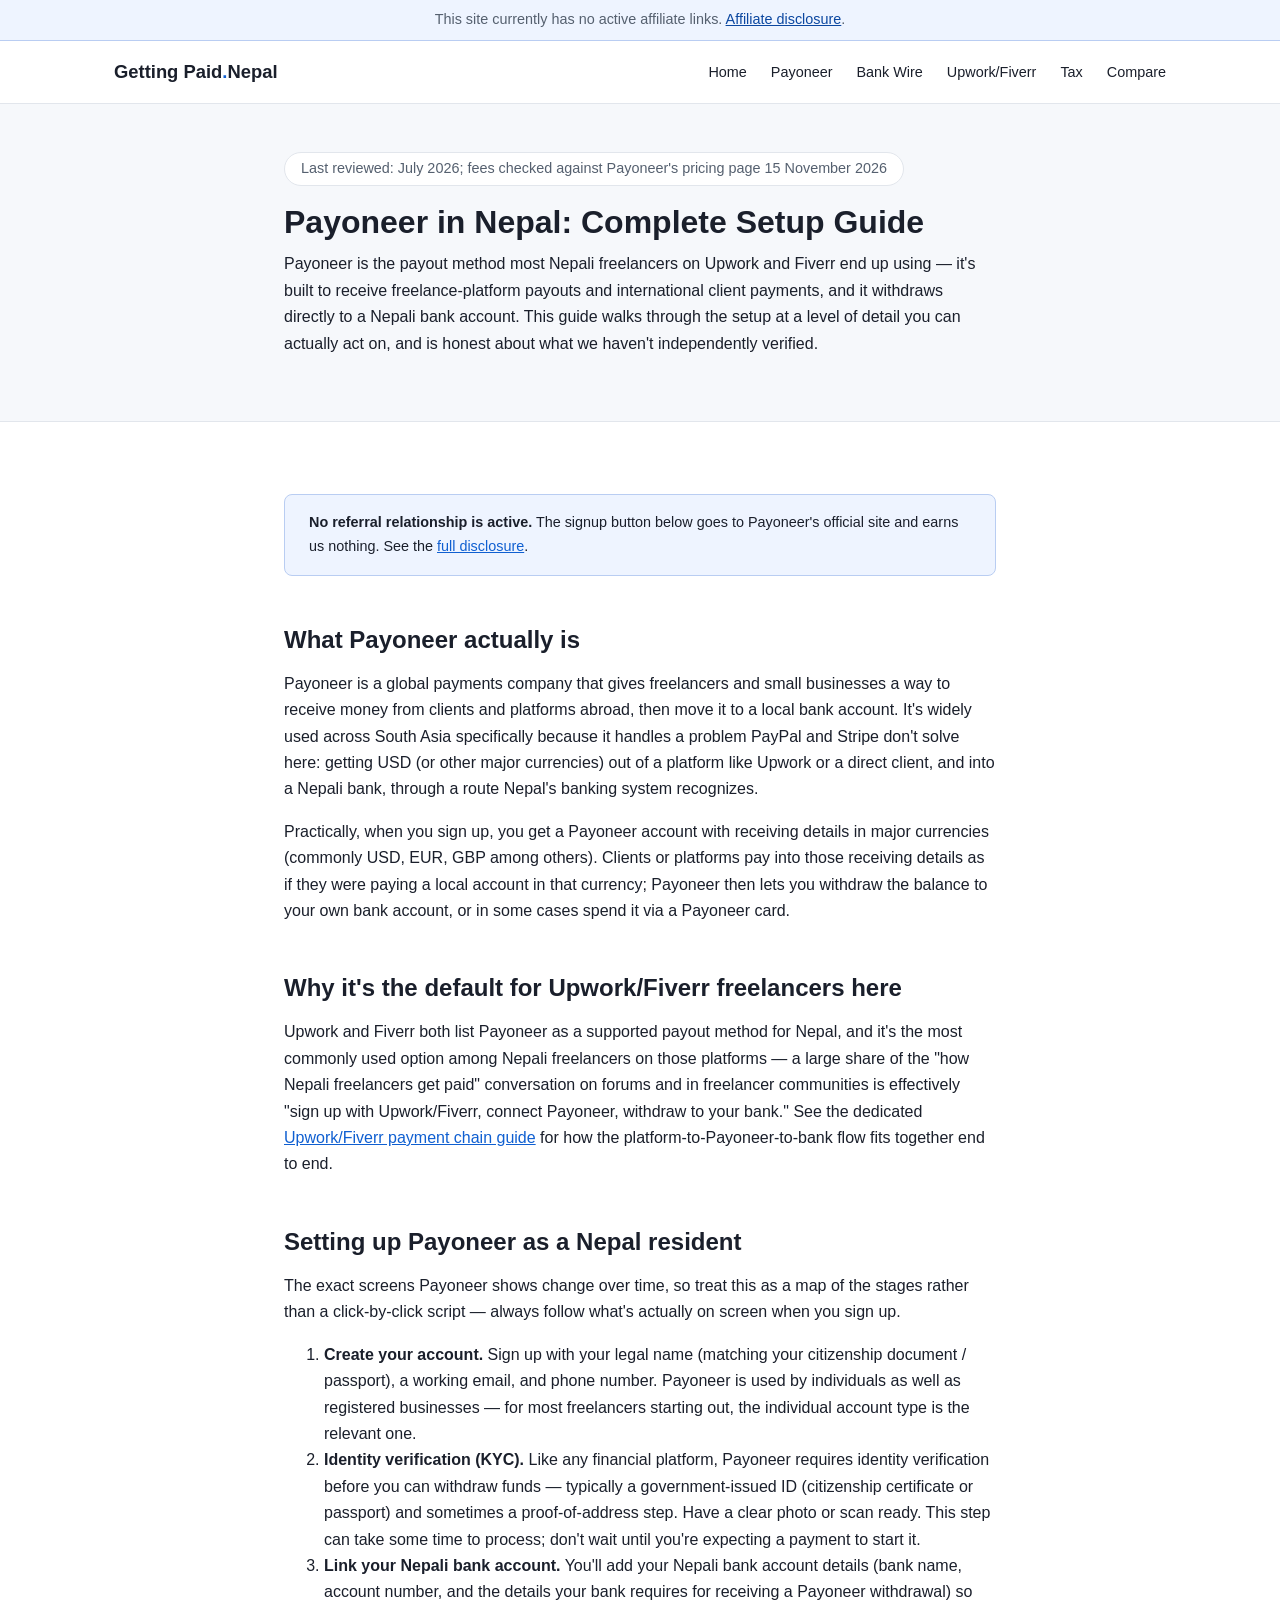
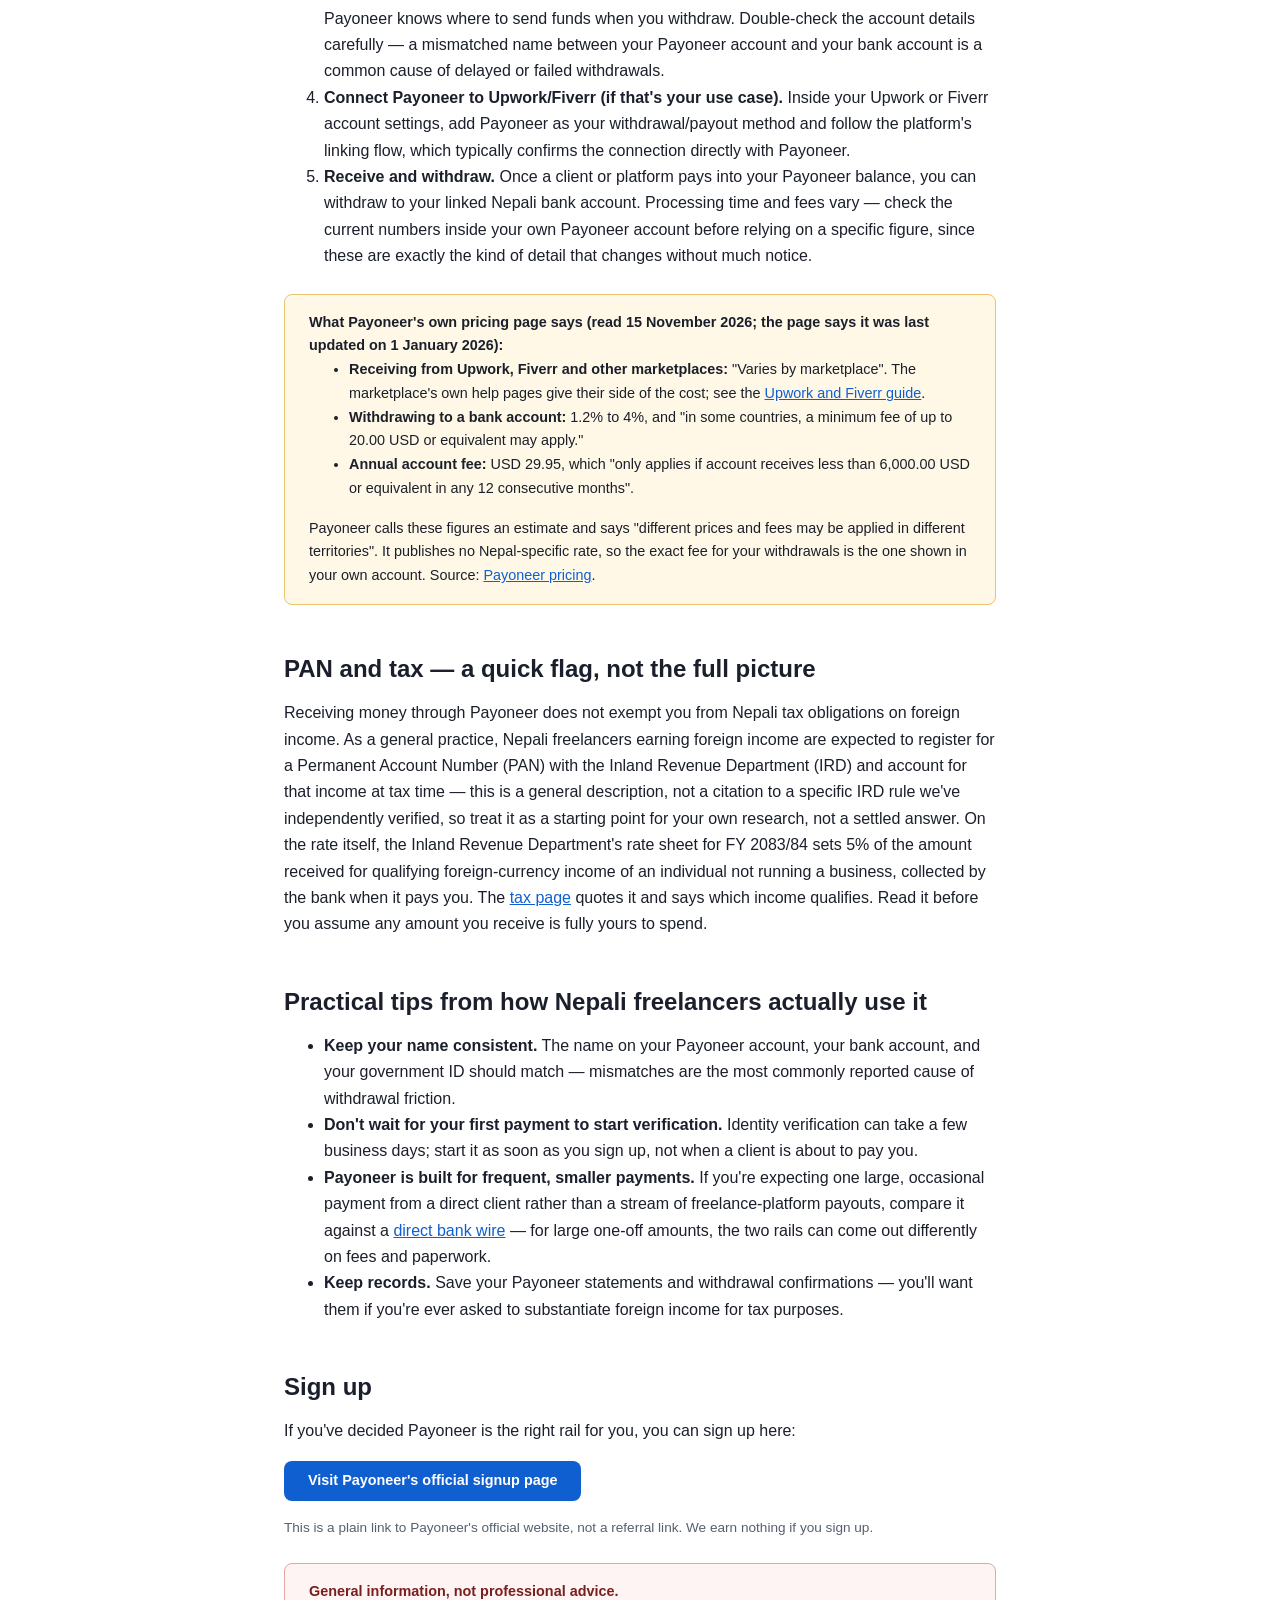
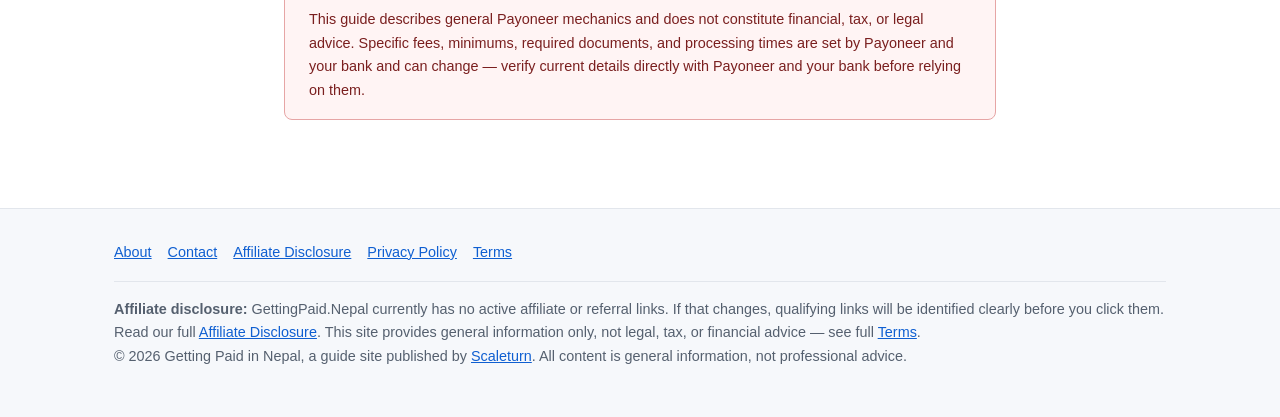
<file: payoneer-nepal-guide.html>
<!DOCTYPE html>
<html lang="en">
<head>
<meta charset="UTF-8">
<meta name="viewport" content="width=device-width, initial-scale=1.0">
<title>Payoneer in Nepal: Complete Setup Guide (2026) | Getting Paid Nepal</title>
<meta name="description" content="How Nepali freelancers set up Payoneer, link a Nepali bank account, and withdraw USD from Upwork, Fiverr, or direct clients — step by step, with honest caveats.">
<link rel="canonical" href="https://gettingpaid.scaleturn.com/payoneer-nepal-guide.html">
<script async src="https://pagead2.googlesyndication.com/pagead/js/adsbygoogle.js?client=ca-pub-5554189148912369" crossorigin="anonymous"></script>
<link rel="stylesheet" href="style.css">
</head>
<body>
<div class="affiliate-banner">
  This site currently has no active affiliate links. <a href="affiliate-disclosure.html">Affiliate disclosure</a>.
</div>
<header class="site-header">
  <div class="container">
    <a class="site-logo" href="index.html">Getting Paid<span>.</span>Nepal</a>
    <nav class="site-nav" aria-label="Main navigation">
      <ul>
        <li><a href="index.html">Home</a></li>
        <li><a href="payoneer-nepal-guide.html">Payoneer</a></li>
        <li><a href="bank-wire-transfer-nepal.html">Bank Wire</a></li>
        <li><a href="upwork-fiverr-freelancers-nepal.html">Upwork/Fiverr</a></li>
        <li><a href="tax-foreign-income-nepal.html">Tax</a></li>
        <li><a href="payment-comparison-nepal.html">Compare</a></li>
      </ul>
    </nav>
  </div>
</header>

<section class="hero">
  <div class="container prose">
    <span class="freshness-stamp">Last reviewed: July 2026; fees checked against Payoneer's pricing page 15 November 2026</span>
    <h1>Payoneer in Nepal: Complete Setup Guide</h1>
    <p>Payoneer is the payout method most Nepali freelancers on Upwork and Fiverr end up using — it's built to receive freelance-platform payouts and international client payments, and it withdraws directly to a Nepali bank account. This guide walks through the setup at a level of detail you can actually act on, and is honest about what we haven't independently verified.</p>
  </div>
</section>

<main>
  <div class="container prose">

    <div class="disclosure-box">
      <strong>No referral relationship is active.</strong> The signup button below goes to Payoneer's official site and earns us nothing. See the <a href="affiliate-disclosure.html">full disclosure</a>.
    </div>

    <h2>What Payoneer actually is</h2>
    <p>Payoneer is a global payments company that gives freelancers and small businesses a way to receive money from clients and platforms abroad, then move it to a local bank account. It's widely used across South Asia specifically because it handles a problem PayPal and Stripe don't solve here: getting USD (or other major currencies) out of a platform like Upwork or a direct client, and into a Nepali bank, through a route Nepal's banking system recognizes.</p>
    <p>Practically, when you sign up, you get a Payoneer account with receiving details in major currencies (commonly USD, EUR, GBP among others). Clients or platforms pay into those receiving details as if they were paying a local account in that currency; Payoneer then lets you withdraw the balance to your own bank account, or in some cases spend it via a Payoneer card.</p>

    <h2>Why it's the default for Upwork/Fiverr freelancers here</h2>
    <p>Upwork and Fiverr both list Payoneer as a supported payout method for Nepal, and it's the most commonly used option among Nepali freelancers on those platforms — a large share of the "how Nepali freelancers get paid" conversation on forums and in freelancer communities is effectively "sign up with Upwork/Fiverr, connect Payoneer, withdraw to your bank." See the dedicated <a href="upwork-fiverr-freelancers-nepal.html">Upwork/Fiverr payment chain guide</a> for how the platform-to-Payoneer-to-bank flow fits together end to end.</p>

    <h2>Setting up Payoneer as a Nepal resident</h2>
    <p>The exact screens Payoneer shows change over time, so treat this as a map of the stages rather than a click-by-click script — always follow what's actually on screen when you sign up.</p>
    <ol>
      <li>
        <strong>Create your account.</strong> Sign up with your legal name (matching your citizenship document / passport), a working email, and phone number. Payoneer is used by individuals as well as registered businesses — for most freelancers starting out, the individual account type is the relevant one.
      </li>
      <li>
        <strong>Identity verification (KYC).</strong> Like any financial platform, Payoneer requires identity verification before you can withdraw funds — typically a government-issued ID (citizenship certificate or passport) and sometimes a proof-of-address step. Have a clear photo or scan ready. This step can take some time to process; don't wait until you're expecting a payment to start it.
      </li>
      <li>
        <strong>Link your Nepali bank account.</strong> You'll add your Nepali bank account details (bank name, account number, and the details your bank requires for receiving a Payoneer withdrawal) so Payoneer knows where to send funds when you withdraw. Double-check the account details carefully — a mismatched name between your Payoneer account and your bank account is a common cause of delayed or failed withdrawals.
      </li>
      <li>
        <strong>Connect Payoneer to Upwork/Fiverr (if that's your use case).</strong> Inside your Upwork or Fiverr account settings, add Payoneer as your withdrawal/payout method and follow the platform's linking flow, which typically confirms the connection directly with Payoneer.
      </li>
      <li>
        <strong>Receive and withdraw.</strong> Once a client or platform pays into your Payoneer balance, you can withdraw to your linked Nepali bank account. Processing time and fees vary — check the current numbers inside your own Payoneer account before relying on a specific figure, since these are exactly the kind of detail that changes without much notice.
      </li>
    </ol>

    <div class="note-box">
      <strong>What Payoneer's own pricing page says (read 15 November 2026; the page says it was last updated on 1 January 2026):</strong>
      <ul>
        <li><strong>Receiving from Upwork, Fiverr and other marketplaces:</strong> "Varies by marketplace". The marketplace's own help pages give their side of the cost; see the <a href="upwork-fiverr-freelancers-nepal.html">Upwork and Fiverr guide</a>.</li>
        <li><strong>Withdrawing to a bank account:</strong> 1.2% to 4%, and "in some countries, a minimum fee of up to 20.00 USD or equivalent may apply."</li>
        <li><strong>Annual account fee:</strong> USD 29.95, which "only applies if account receives less than 6,000.00 USD or equivalent in any 12 consecutive months".</li>
      </ul>
      Payoneer calls these figures an estimate and says "different prices and fees may be applied in different territories". It publishes no Nepal-specific rate, so the exact fee for your withdrawals is the one shown in your own account. Source: <a href="https://www.payoneer.com/pricing/" rel="noopener">Payoneer pricing</a>.
    </div>

    <h2>PAN and tax — a quick flag, not the full picture</h2>
    <p>Receiving money through Payoneer does not exempt you from Nepali tax obligations on foreign income. As a general practice, Nepali freelancers earning foreign income are expected to register for a Permanent Account Number (PAN) with the Inland Revenue Department (IRD) and account for that income at tax time — this is a general description, not a citation to a specific IRD rule we've independently verified, so treat it as a starting point for your own research, not a settled answer. On the rate itself, the Inland Revenue Department's rate sheet for FY 2083/84 sets 5% of the amount received for qualifying foreign-currency income of an individual not running a business, collected by the bank when it pays you. The <a href="tax-foreign-income-nepal.html">tax page</a> quotes it and says which income qualifies. Read it before you assume any amount you receive is fully yours to spend.</p>

    <h2>Practical tips from how Nepali freelancers actually use it</h2>
    <ul>
      <li><strong>Keep your name consistent.</strong> The name on your Payoneer account, your bank account, and your government ID should match — mismatches are the most commonly reported cause of withdrawal friction.</li>
      <li><strong>Don't wait for your first payment to start verification.</strong> Identity verification can take a few business days; start it as soon as you sign up, not when a client is about to pay you.</li>
      <li><strong>Payoneer is built for frequent, smaller payments.</strong> If you're expecting one large, occasional payment from a direct client rather than a stream of freelance-platform payouts, compare it against a <a href="bank-wire-transfer-nepal.html">direct bank wire</a> — for large one-off amounts, the two rails can come out differently on fees and paperwork.</li>
      <li><strong>Keep records.</strong> Save your Payoneer statements and withdrawal confirmations — you'll want them if you're ever asked to substantiate foreign income for tax purposes.</li>
    </ul>

    <h2>Sign up</h2>
    <p>If you've decided Payoneer is the right rail for you, you can sign up here:</p>
    <p><a class="btn" href="https://www.payoneer.com/freelancer/" target="_blank" rel="noopener">Visit Payoneer's official signup page</a></p>
    <p style="font-size:0.85rem;color:var(--color-text-muted)">This is a plain link to Payoneer's official website, not a referral link. We earn nothing if you sign up.</p>

    <div class="disclaimer-box">
      <strong>General information, not professional advice.</strong> This guide describes general Payoneer mechanics and does not constitute financial, tax, or legal advice. Specific fees, minimums, required documents, and processing times are set by Payoneer and your bank and can change — verify current details directly with Payoneer and your bank before relying on them.
    </div>

  </div>
</main>

<footer class="site-footer">
  <div class="container">
    <ul class="footer-links">
      <li><a href="about.html">About</a></li>
      <li><a href="contact.html">Contact</a></li>
      <li><a href="affiliate-disclosure.html">Affiliate Disclosure</a></li>
      <li><a href="privacy-policy.html">Privacy Policy</a></li>
      <li><a href="terms.html">Terms</a></li>
    </ul>
    <div class="footer-disclosure">
      <strong>Affiliate disclosure:</strong> GettingPaid.Nepal currently has no active affiliate or referral links. If that changes, qualifying links will be identified clearly before you click them. Read our full <a href="affiliate-disclosure.html">Affiliate Disclosure</a>. This site provides general information only, not legal, tax, or financial advice — see full <a href="terms.html">Terms</a>.
    </div>
    <p>&copy; 2026 Getting Paid in Nepal, a guide site published by <a href="https://scaleturn.com/">Scaleturn</a>. All content is general information, not professional advice.</p>
  </div>
</footer>
<script>window.goatcounter = {path: function(p) { return location.host + p }}</script>
<script data-goatcounter="https://scaleturn.goatcounter.com/count" async src="//gc.zgo.at/count.js"></script>
</body>
</html>
</file>
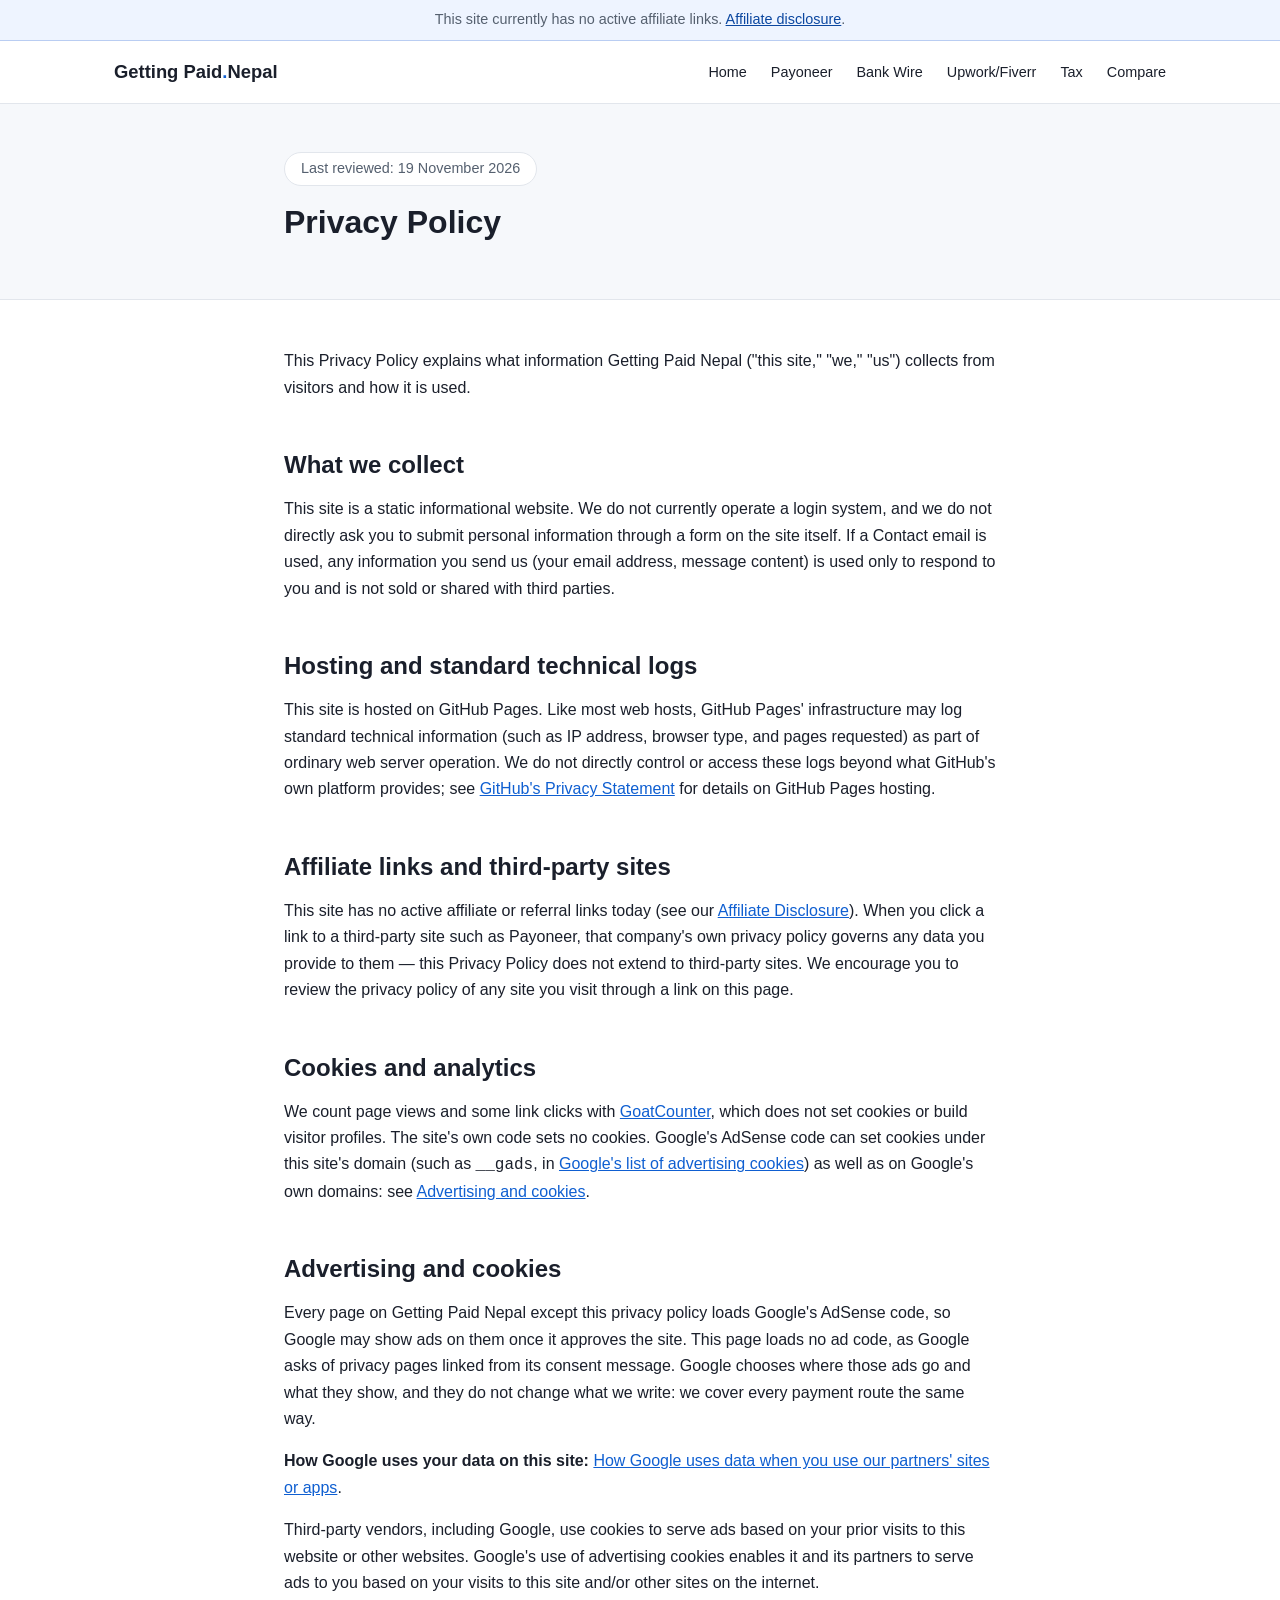
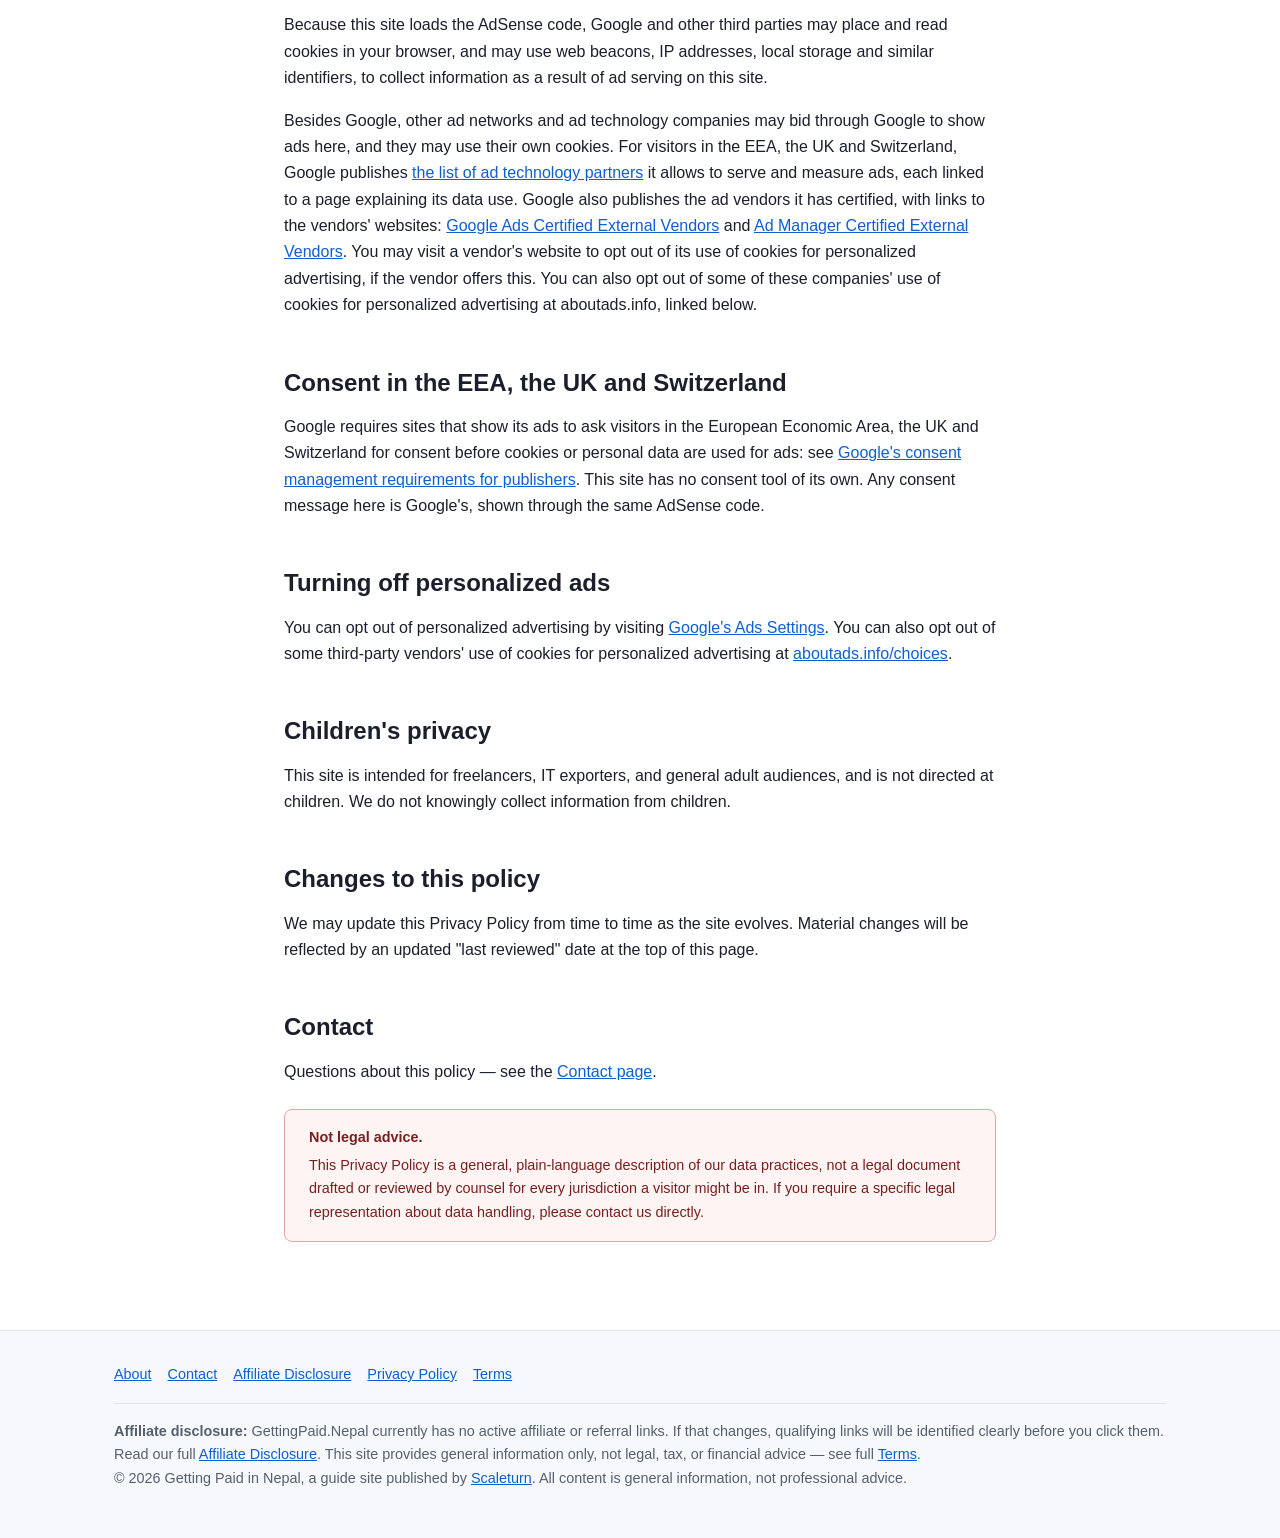
<file: privacy-policy.html>
<!DOCTYPE html>
<html lang="en">
<head>
<meta charset="UTF-8">
<meta name="viewport" content="width=device-width, initial-scale=1.0">
<title>Privacy Policy | Getting Paid Nepal</title>
<meta name="description" content="Privacy Policy for Getting Paid Nepal: what data this site collects, how Google's AdSense code here uses advertising cookies, and how to turn personalized ads off.">
<link rel="canonical" href="https://gettingpaid.scaleturn.com/privacy-policy.html">
<link rel="stylesheet" href="style.css">
</head>
<body>
<div class="affiliate-banner">
  This site currently has no active affiliate links. <a href="affiliate-disclosure.html">Affiliate disclosure</a>.
</div>
<header class="site-header">
  <div class="container">
    <a class="site-logo" href="index.html">Getting Paid<span>.</span>Nepal</a>
    <nav class="site-nav" aria-label="Main navigation">
      <ul>
        <li><a href="index.html">Home</a></li>
        <li><a href="payoneer-nepal-guide.html">Payoneer</a></li>
        <li><a href="bank-wire-transfer-nepal.html">Bank Wire</a></li>
        <li><a href="upwork-fiverr-freelancers-nepal.html">Upwork/Fiverr</a></li>
        <li><a href="tax-foreign-income-nepal.html">Tax</a></li>
        <li><a href="payment-comparison-nepal.html">Compare</a></li>
      </ul>
    </nav>
  </div>
</header>

<section class="hero">
  <div class="container prose">
    <span class="freshness-stamp">Last reviewed: 19 November 2026</span>
    <h1>Privacy Policy</h1>
  </div>
</section>

<main>
  <div class="container prose">

    <p>This Privacy Policy explains what information Getting Paid Nepal ("this site," "we," "us") collects from visitors and how it is used.</p>

    <h2>What we collect</h2>
    <p>This site is a static informational website. We do not currently operate a login system, and we do not directly ask you to submit personal information through a form on the site itself. If a Contact email is used, any information you send us (your email address, message content) is used only to respond to you and is not sold or shared with third parties.</p>

    <h2>Hosting and standard technical logs</h2>
    <p>This site is hosted on GitHub Pages. Like most web hosts, GitHub Pages' infrastructure may log standard technical information (such as IP address, browser type, and pages requested) as part of ordinary web server operation. We do not directly control or access these logs beyond what GitHub's own platform provides; see <a href="https://docs.github.com/en/site-policy/privacy-policies/github-general-privacy-statement" rel="noopener">GitHub's Privacy Statement</a> for details on GitHub Pages hosting.</p>

    <h2>Affiliate links and third-party sites</h2>
    <p>This site has no active affiliate or referral links today (see our <a href="affiliate-disclosure.html">Affiliate Disclosure</a>). When you click a link to a third-party site such as Payoneer, that company's own privacy policy governs any data you provide to them — this Privacy Policy does not extend to third-party sites. We encourage you to review the privacy policy of any site you visit through a link on this page.</p>

    <h2>Cookies and analytics</h2>
    <p>We count page views and some link clicks with <a href="https://www.goatcounter.com/" rel="noopener">GoatCounter</a>, which does not set cookies or build visitor profiles. The site's own code sets no cookies. Google's AdSense code can set cookies under this site's domain (such as <code>__gads</code>, in <a href="https://business.safety.google/adscookies/" rel="noopener">Google's list of advertising cookies</a>) as well as on Google's own domains: see <a href="#advertising">Advertising and cookies</a>.</p>

    <h2 id="advertising">Advertising and cookies</h2>
    <p>Every page on Getting Paid Nepal except this privacy policy loads Google's AdSense code, so Google may show ads on them once it approves the site. This page loads no ad code, as Google asks of privacy pages linked from its consent message. Google chooses where those ads go and what they show, and they do not change what we write: we cover every payment route the same way.</p>
    <p><strong>How Google uses your data on this site:</strong> <a href="https://www.google.com/policies/privacy/partners/" rel="noopener">How Google uses data when you use our partners' sites or apps</a>.</p>
    <p>Third-party vendors, including Google, use cookies to serve ads based on your prior visits to this website or other websites. Google's use of advertising cookies enables it and its partners to serve ads to you based on your visits to this site and/or other sites on the internet.</p>
    <p>Because this site loads the AdSense code, Google and other third parties may place and read cookies in your browser, and may use web beacons, IP addresses, local storage and similar identifiers, to collect information as a result of ad serving on this site.</p>
    <p>Besides Google, other ad networks and ad technology companies may bid through Google to show ads here, and they may use their own cookies. For visitors in the EEA, the UK and Switzerland, Google publishes <a href="https://support.google.com/adsense/answer/9012903" rel="noopener">the list of ad technology partners</a> it allows to serve and measure ads, each linked to a page explaining its data use. Google also publishes the ad vendors it has certified, with links to the vendors' websites: <a href="https://developers.google.com/third-party-ads/googleads-vendors" rel="noopener">Google Ads Certified External Vendors</a> and <a href="https://developers.google.com/third-party-ads/adx-vendors" rel="noopener">Ad Manager Certified External Vendors</a>. You may visit a vendor's website to opt out of its use of cookies for personalized advertising, if the vendor offers this. You can also opt out of some of these companies' use of cookies for personalized advertising at aboutads.info, linked below.</p>

    <h2 id="consent">Consent in the EEA, the UK and Switzerland</h2>
    <p>Google requires sites that show its ads to ask visitors in the European Economic Area, the UK and Switzerland for consent before cookies or personal data are used for ads: see <a href="https://support.google.com/adsense/answer/13790256" rel="noopener">Google's consent management requirements for publishers</a>. This site has no consent tool of its own. Any consent message here is Google's, shown through the same AdSense code.</p>

    <h2 id="opt-out">Turning off personalized ads</h2>
    <p>You can opt out of personalized advertising by visiting <a href="https://www.google.com/settings/ads" rel="noopener">Google's Ads Settings</a>. You can also opt out of some third-party vendors' use of cookies for personalized advertising at <a href="https://www.aboutads.info/choices/" rel="noopener">aboutads.info/choices</a>.</p>

    <h2>Children's privacy</h2>
    <p>This site is intended for freelancers, IT exporters, and general adult audiences, and is not directed at children. We do not knowingly collect information from children.</p>

    <h2>Changes to this policy</h2>
    <p>We may update this Privacy Policy from time to time as the site evolves. Material changes will be reflected by an updated "last reviewed" date at the top of this page.</p>

    <h2>Contact</h2>
    <p>Questions about this policy — see the <a href="contact.html">Contact page</a>.</p>

    <div class="disclaimer-box">
      <strong>Not legal advice.</strong> This Privacy Policy is a general, plain-language description of our data practices, not a legal document drafted or reviewed by counsel for every jurisdiction a visitor might be in. If you require a specific legal representation about data handling, please contact us directly.
    </div>

  </div>
</main>

<footer class="site-footer">
  <div class="container">
    <ul class="footer-links">
      <li><a href="about.html">About</a></li>
      <li><a href="contact.html">Contact</a></li>
      <li><a href="affiliate-disclosure.html">Affiliate Disclosure</a></li>
      <li><a href="privacy-policy.html">Privacy Policy</a></li>
      <li><a href="terms.html">Terms</a></li>
    </ul>
    <div class="footer-disclosure">
      <strong>Affiliate disclosure:</strong> GettingPaid.Nepal currently has no active affiliate or referral links. If that changes, qualifying links will be identified clearly before you click them. Read our full <a href="affiliate-disclosure.html">Affiliate Disclosure</a>. This site provides general information only, not legal, tax, or financial advice — see full <a href="terms.html">Terms</a>.
    </div>
    <p>&copy; 2026 Getting Paid in Nepal, a guide site published by <a href="https://scaleturn.com/">Scaleturn</a>. All content is general information, not professional advice.</p>
  </div>
</footer>
<script>window.goatcounter = {path: function(p) { return location.host + p }}</script>
<script data-goatcounter="https://scaleturn.goatcounter.com/count" async src="//gc.zgo.at/count.js"></script>
</body>
</html>
</file>
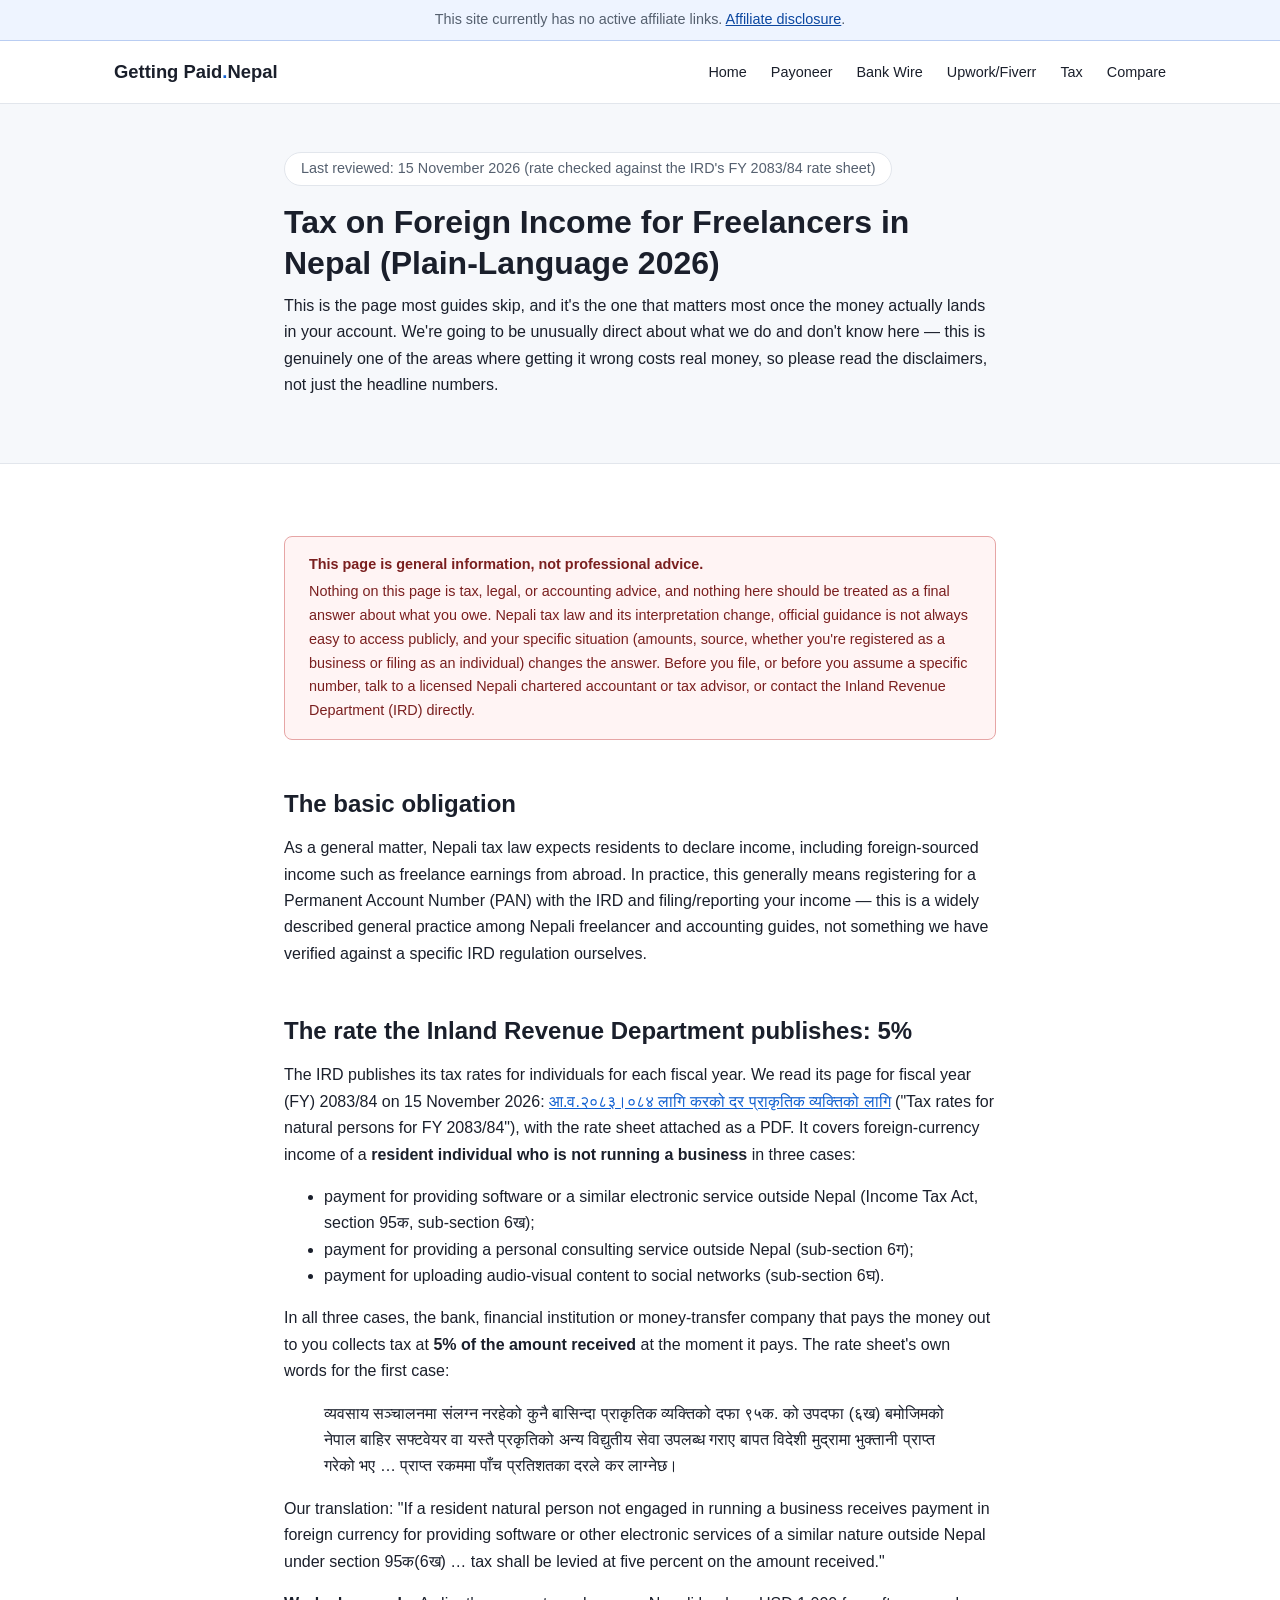
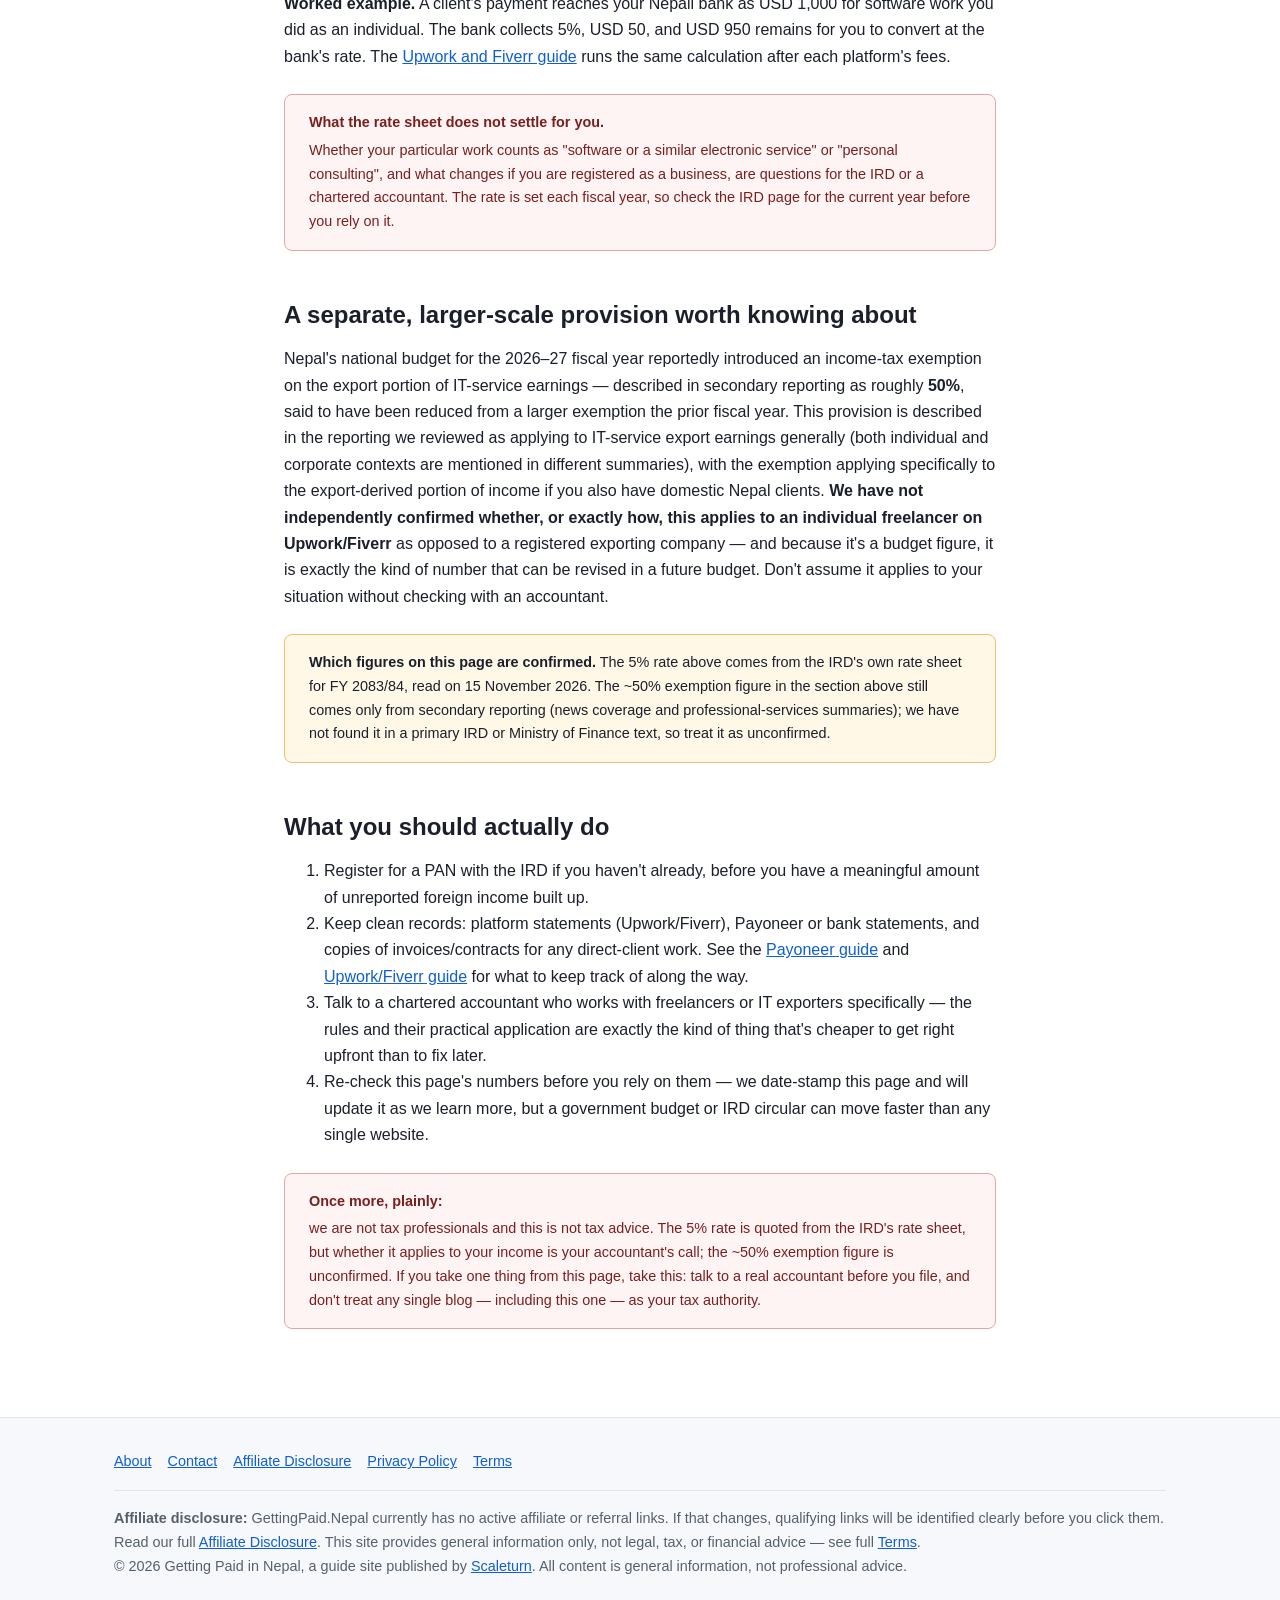
<file: tax-foreign-income-nepal.html>
<!DOCTYPE html>
<html lang="en">
<head>
<meta charset="UTF-8">
<meta name="viewport" content="width=device-width, initial-scale=1.0">
<title>Tax on Foreign Income for Freelancers in Nepal (Plain-Language 2026) | Getting Paid Nepal</title>
<meta name="description" content="How Nepal taxes foreign-currency income of freelancers: the 5% rate in the Inland Revenue Department's FY 2083/84 rate sheet, which cases it covers, a worked example, and what is still unconfirmed.">
<link rel="canonical" href="https://gettingpaid.scaleturn.com/tax-foreign-income-nepal.html">
<script async src="https://pagead2.googlesyndication.com/pagead/js/adsbygoogle.js?client=ca-pub-5554189148912369" crossorigin="anonymous"></script>
<link rel="stylesheet" href="style.css">
</head>
<body>
<div class="affiliate-banner">
  This site currently has no active affiliate links. <a href="affiliate-disclosure.html">Affiliate disclosure</a>.
</div>
<header class="site-header">
  <div class="container">
    <a class="site-logo" href="index.html">Getting Paid<span>.</span>Nepal</a>
    <nav class="site-nav" aria-label="Main navigation">
      <ul>
        <li><a href="index.html">Home</a></li>
        <li><a href="payoneer-nepal-guide.html">Payoneer</a></li>
        <li><a href="bank-wire-transfer-nepal.html">Bank Wire</a></li>
        <li><a href="upwork-fiverr-freelancers-nepal.html">Upwork/Fiverr</a></li>
        <li><a href="tax-foreign-income-nepal.html">Tax</a></li>
        <li><a href="payment-comparison-nepal.html">Compare</a></li>
      </ul>
    </nav>
  </div>
</header>

<section class="hero">
  <div class="container prose">
    <span class="freshness-stamp">Last reviewed: 15 November 2026 (rate checked against the IRD's FY 2083/84 rate sheet)</span>
    <h1>Tax on Foreign Income for Freelancers in Nepal (Plain-Language 2026)</h1>
    <p>This is the page most guides skip, and it's the one that matters most once the money actually lands in your account. We're going to be unusually direct about what we do and don't know here — this is genuinely one of the areas where getting it wrong costs real money, so please read the disclaimers, not just the headline numbers.</p>
  </div>
</section>

<main>
  <div class="container prose">

    <div class="disclaimer-box">
      <strong>This page is general information, not professional advice.</strong> Nothing on this page is tax, legal, or accounting advice, and nothing here should be treated as a final answer about what you owe. Nepali tax law and its interpretation change, official guidance is not always easy to access publicly, and your specific situation (amounts, source, whether you're registered as a business or filing as an individual) changes the answer. Before you file, or before you assume a specific number, talk to a licensed Nepali chartered accountant or tax advisor, or contact the Inland Revenue Department (IRD) directly.
    </div>

    <h2>The basic obligation</h2>
    <p>As a general matter, Nepali tax law expects residents to declare income, including foreign-sourced income such as freelance earnings from abroad. In practice, this generally means registering for a Permanent Account Number (PAN) with the IRD and filing/reporting your income — this is a widely described general practice among Nepali freelancer and accounting guides, not something we have verified against a specific IRD regulation ourselves.</p>

    <h2>The rate the Inland Revenue Department publishes: 5%</h2>
    <p>The IRD publishes its tax rates for individuals for each fiscal year. We read its page for fiscal year (FY) 2083/84 on 15 November 2026: <a href="https://ird.gov.np/content/13609/tax-rate-for-natural-persons-for-the/" rel="noopener">आ.व.२०८३।०८४ लागि करको दर प्राकृतिक व्यक्तिको लागि</a> ("Tax rates for natural persons for FY 2083/84"), with the rate sheet attached as a PDF. It covers foreign-currency income of a <strong>resident individual who is not running a business</strong> in three cases:</p>
    <ul>
      <li>payment for providing software or a similar electronic service outside Nepal (Income Tax Act, section 95क, sub-section 6ख);</li>
      <li>payment for providing a personal consulting service outside Nepal (sub-section 6ग);</li>
      <li>payment for uploading audio-visual content to social networks (sub-section 6घ).</li>
    </ul>
    <p>In all three cases, the bank, financial institution or money-transfer company that pays the money out to you collects tax at <strong>5% of the amount received</strong> at the moment it pays. The rate sheet's own words for the first case:</p>
    <blockquote lang="ne">व्यवसाय सञ्चालनमा संलग्न नरहेको कुनै बासिन्दा प्राकृतिक व्यक्तिको दफा ९५क. को उपदफा (६ख) बमोजिमको नेपाल बाहिर सफ्टवेयर वा यस्तै प्रकृतिको अन्य विद्युतीय सेवा उपलब्ध गराए बापत विदेशी मुद्रामा भुक्तानी प्राप्त गरेको भए … प्राप्त रकममा पाँच प्रतिशतका दरले कर लाग्नेछ।</blockquote>
    <p>Our translation: "If a resident natural person not engaged in running a business receives payment in foreign currency for providing software or other electronic services of a similar nature outside Nepal under section 95क(6ख) … tax shall be levied at five percent on the amount received."</p>
    <p><strong>Worked example.</strong> A client's payment reaches your Nepali bank as USD 1,000 for software work you did as an individual. The bank collects 5%, USD 50, and USD 950 remains for you to convert at the bank's rate. The <a href="upwork-fiverr-freelancers-nepal.html">Upwork and Fiverr guide</a> runs the same calculation after each platform's fees.</p>

    <div class="disclaimer-box">
      <strong>What the rate sheet does not settle for you.</strong> Whether your particular work counts as "software or a similar electronic service" or "personal consulting", and what changes if you are registered as a business, are questions for the IRD or a chartered accountant. The rate is set each fiscal year, so check the IRD page for the current year before you rely on it.
    </div>

    <h2>A separate, larger-scale provision worth knowing about</h2>
    <p>Nepal's national budget for the 2026–27 fiscal year reportedly introduced an income-tax exemption on the export portion of IT-service earnings — described in secondary reporting as roughly <strong>50%</strong>, said to have been reduced from a larger exemption the prior fiscal year. This provision is described in the reporting we reviewed as applying to IT-service export earnings generally (both individual and corporate contexts are mentioned in different summaries), with the exemption applying specifically to the export-derived portion of income if you also have domestic Nepal clients. <strong>We have not independently confirmed whether, or exactly how, this applies to an individual freelancer on Upwork/Fiverr</strong> as opposed to a registered exporting company — and because it's a budget figure, it is exactly the kind of number that can be revised in a future budget. Don't assume it applies to your situation without checking with an accountant.</p>

    <div class="note-box">
      <strong>Which figures on this page are confirmed.</strong> The 5% rate above comes from the IRD's own rate sheet for FY 2083/84, read on 15 November 2026. The ~50% exemption figure in the section above still comes only from secondary reporting (news coverage and professional-services summaries); we have not found it in a primary IRD or Ministry of Finance text, so treat it as unconfirmed.
    </div>

    <h2>What you should actually do</h2>
    <ol>
      <li>Register for a PAN with the IRD if you haven't already, before you have a meaningful amount of unreported foreign income built up.</li>
      <li>Keep clean records: platform statements (Upwork/Fiverr), Payoneer or bank statements, and copies of invoices/contracts for any direct-client work. See the <a href="payoneer-nepal-guide.html">Payoneer guide</a> and <a href="upwork-fiverr-freelancers-nepal.html">Upwork/Fiverr guide</a> for what to keep track of along the way.</li>
      <li>Talk to a chartered accountant who works with freelancers or IT exporters specifically — the rules and their practical application are exactly the kind of thing that's cheaper to get right upfront than to fix later.</li>
      <li>Re-check this page's numbers before you rely on them — we date-stamp this page and will update it as we learn more, but a government budget or IRD circular can move faster than any single website.</li>
    </ol>

    <div class="disclaimer-box">
      <strong>Once more, plainly:</strong> we are not tax professionals and this is not tax advice. The 5% rate is quoted from the IRD's rate sheet, but whether it applies to your income is your accountant's call; the ~50% exemption figure is unconfirmed. If you take one thing from this page, take this: talk to a real accountant before you file, and don't treat any single blog — including this one — as your tax authority.
    </div>

  </div>
</main>

<footer class="site-footer">
  <div class="container">
    <ul class="footer-links">
      <li><a href="about.html">About</a></li>
      <li><a href="contact.html">Contact</a></li>
      <li><a href="affiliate-disclosure.html">Affiliate Disclosure</a></li>
      <li><a href="privacy-policy.html">Privacy Policy</a></li>
      <li><a href="terms.html">Terms</a></li>
    </ul>
    <div class="footer-disclosure">
      <strong>Affiliate disclosure:</strong> GettingPaid.Nepal currently has no active affiliate or referral links. If that changes, qualifying links will be identified clearly before you click them. Read our full <a href="affiliate-disclosure.html">Affiliate Disclosure</a>. This site provides general information only, not legal, tax, or financial advice — see full <a href="terms.html">Terms</a>.
    </div>
    <p>&copy; 2026 Getting Paid in Nepal, a guide site published by <a href="https://scaleturn.com/">Scaleturn</a>. All content is general information, not professional advice.</p>
  </div>
</footer>
<script>window.goatcounter = {path: function(p) { return location.host + p }}</script>
<script data-goatcounter="https://scaleturn.goatcounter.com/count" async src="//gc.zgo.at/count.js"></script>
</body>
</html>
</file>
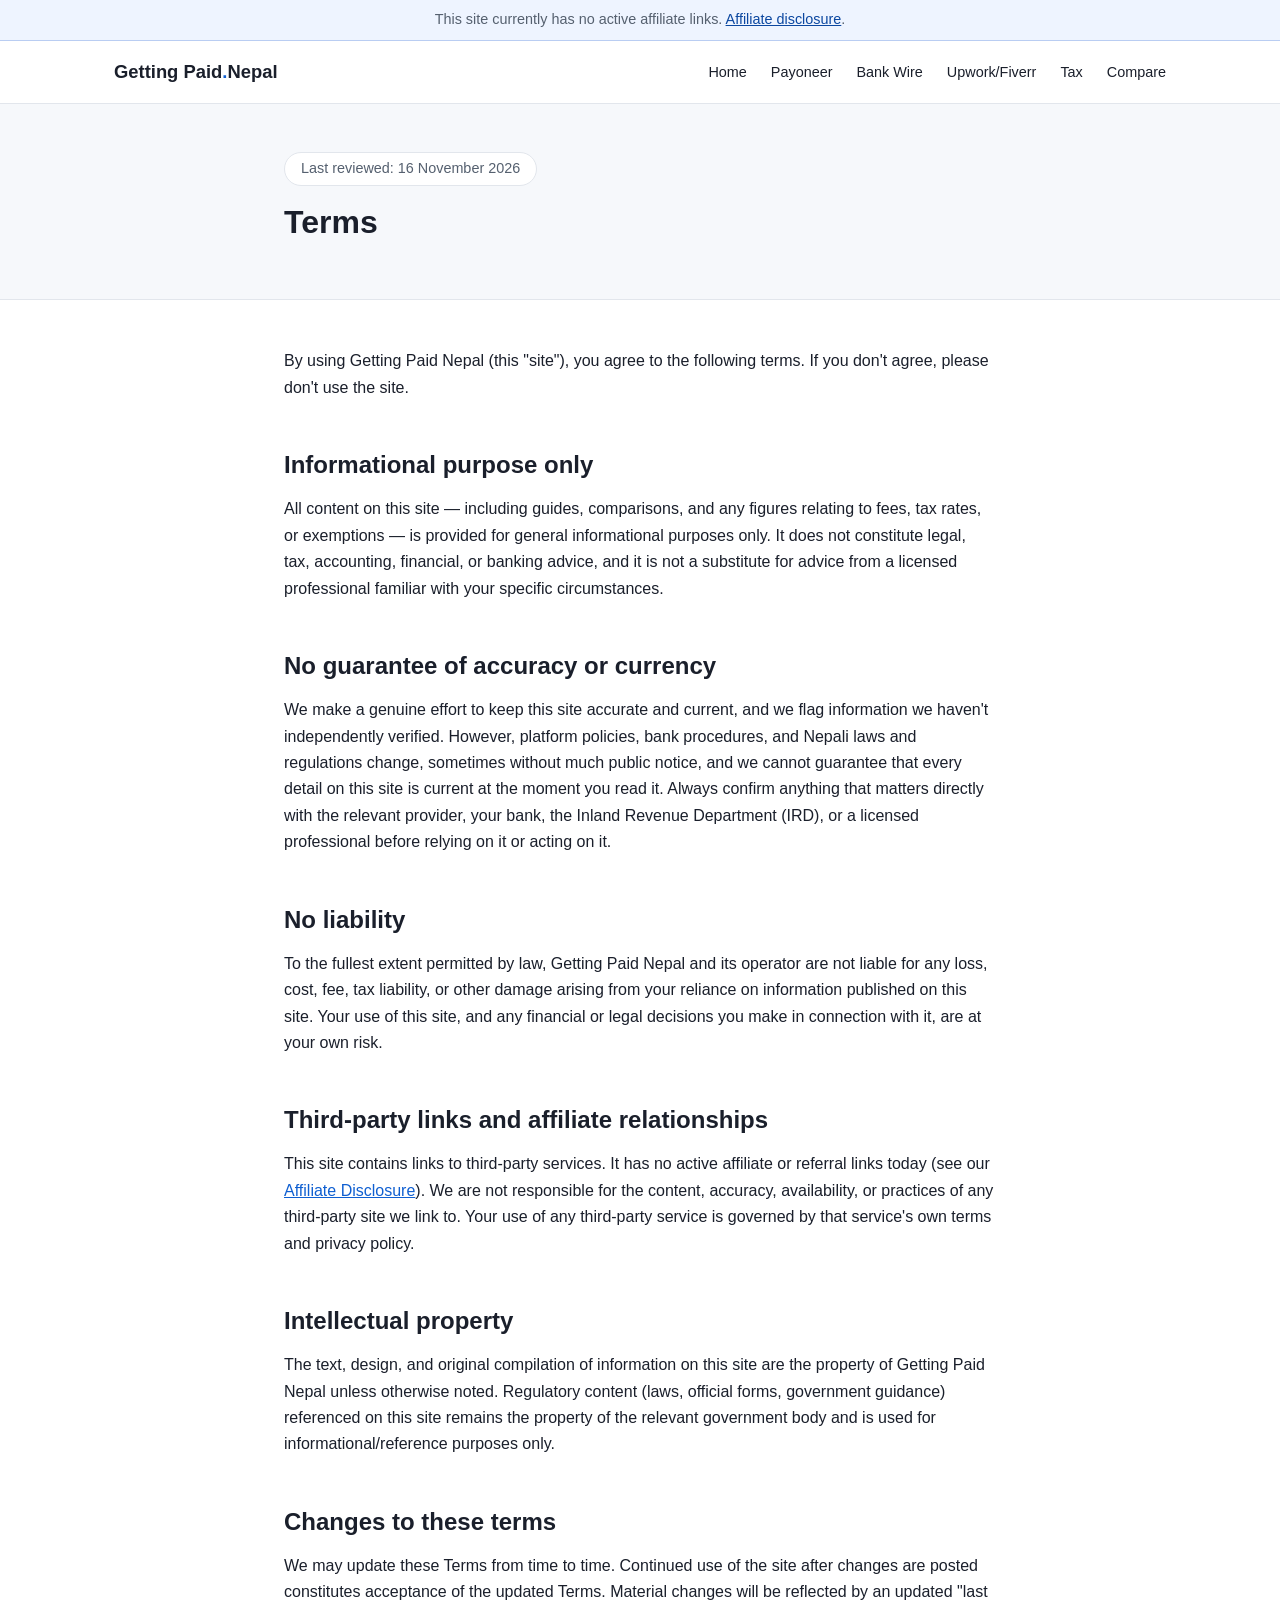
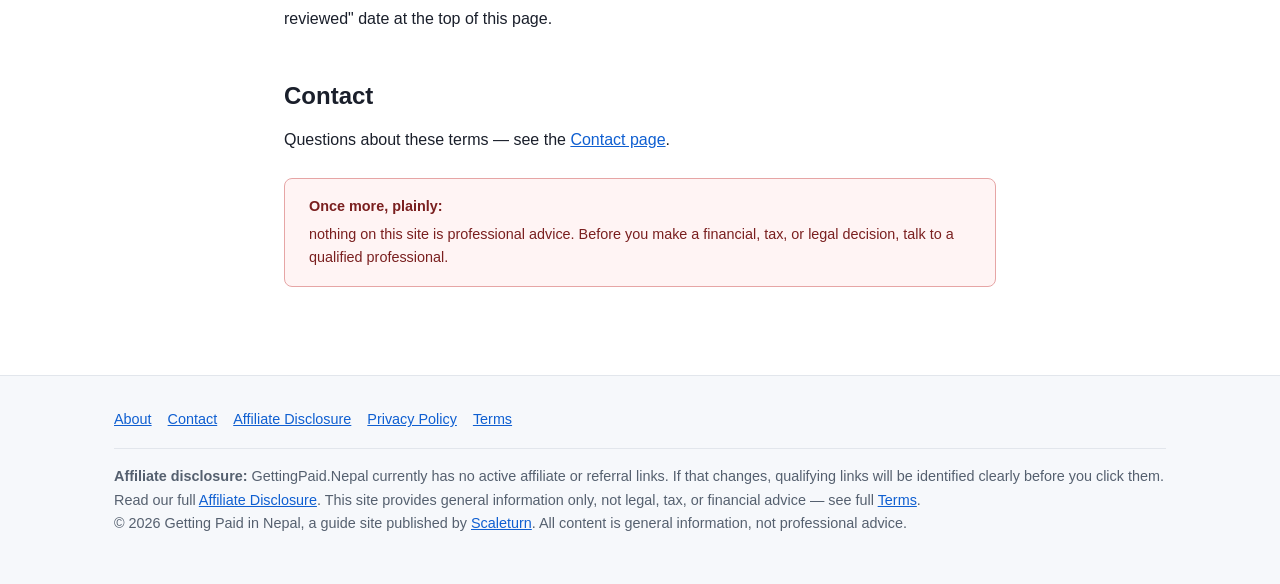
<file: terms.html>
<!DOCTYPE html>
<html lang="en">
<head>
<meta charset="UTF-8">
<meta name="viewport" content="width=device-width, initial-scale=1.0">
<title>Terms | Getting Paid Nepal</title>
<meta name="description" content="Terms of use for Getting Paid Nepal — general information disclaimer, no professional advice, and site usage terms.">
<link rel="canonical" href="https://gettingpaid.scaleturn.com/terms.html">
<script async src="https://pagead2.googlesyndication.com/pagead/js/adsbygoogle.js?client=ca-pub-5554189148912369" crossorigin="anonymous"></script>
<link rel="stylesheet" href="style.css">
</head>
<body>
<div class="affiliate-banner">
  This site currently has no active affiliate links. <a href="affiliate-disclosure.html">Affiliate disclosure</a>.
</div>
<header class="site-header">
  <div class="container">
    <a class="site-logo" href="index.html">Getting Paid<span>.</span>Nepal</a>
    <nav class="site-nav" aria-label="Main navigation">
      <ul>
        <li><a href="index.html">Home</a></li>
        <li><a href="payoneer-nepal-guide.html">Payoneer</a></li>
        <li><a href="bank-wire-transfer-nepal.html">Bank Wire</a></li>
        <li><a href="upwork-fiverr-freelancers-nepal.html">Upwork/Fiverr</a></li>
        <li><a href="tax-foreign-income-nepal.html">Tax</a></li>
        <li><a href="payment-comparison-nepal.html">Compare</a></li>
      </ul>
    </nav>
  </div>
</header>

<section class="hero">
  <div class="container prose">
    <span class="freshness-stamp">Last reviewed: 16 November 2026</span>
    <h1>Terms</h1>
  </div>
</section>

<main>
  <div class="container prose">

    <p>By using Getting Paid Nepal (this "site"), you agree to the following terms. If you don't agree, please don't use the site.</p>

    <h2>Informational purpose only</h2>
    <p>All content on this site — including guides, comparisons, and any figures relating to fees, tax rates, or exemptions — is provided for general informational purposes only. It does not constitute legal, tax, accounting, financial, or banking advice, and it is not a substitute for advice from a licensed professional familiar with your specific circumstances.</p>

    <h2>No guarantee of accuracy or currency</h2>
    <p>We make a genuine effort to keep this site accurate and current, and we flag information we haven't independently verified. However, platform policies, bank procedures, and Nepali laws and regulations change, sometimes without much public notice, and we cannot guarantee that every detail on this site is current at the moment you read it. Always confirm anything that matters directly with the relevant provider, your bank, the Inland Revenue Department (IRD), or a licensed professional before relying on it or acting on it.</p>

    <h2>No liability</h2>
    <p>To the fullest extent permitted by law, Getting Paid Nepal and its operator are not liable for any loss, cost, fee, tax liability, or other damage arising from your reliance on information published on this site. Your use of this site, and any financial or legal decisions you make in connection with it, are at your own risk.</p>

    <h2>Third-party links and affiliate relationships</h2>
    <p>This site contains links to third-party services. It has no active affiliate or referral links today (see our <a href="affiliate-disclosure.html">Affiliate Disclosure</a>). We are not responsible for the content, accuracy, availability, or practices of any third-party site we link to. Your use of any third-party service is governed by that service's own terms and privacy policy.</p>

    <h2>Intellectual property</h2>
    <p>The text, design, and original compilation of information on this site are the property of Getting Paid Nepal unless otherwise noted. Regulatory content (laws, official forms, government guidance) referenced on this site remains the property of the relevant government body and is used for informational/reference purposes only.</p>

    <h2>Changes to these terms</h2>
    <p>We may update these Terms from time to time. Continued use of the site after changes are posted constitutes acceptance of the updated Terms. Material changes will be reflected by an updated "last reviewed" date at the top of this page.</p>

    <h2>Contact</h2>
    <p>Questions about these terms — see the <a href="contact.html">Contact page</a>.</p>

    <div class="disclaimer-box">
      <strong>Once more, plainly:</strong> nothing on this site is professional advice. Before you make a financial, tax, or legal decision, talk to a qualified professional.
    </div>

  </div>
</main>

<footer class="site-footer">
  <div class="container">
    <ul class="footer-links">
      <li><a href="about.html">About</a></li>
      <li><a href="contact.html">Contact</a></li>
      <li><a href="affiliate-disclosure.html">Affiliate Disclosure</a></li>
      <li><a href="privacy-policy.html">Privacy Policy</a></li>
      <li><a href="terms.html">Terms</a></li>
    </ul>
    <div class="footer-disclosure">
      <strong>Affiliate disclosure:</strong> GettingPaid.Nepal currently has no active affiliate or referral links. If that changes, qualifying links will be identified clearly before you click them. Read our full <a href="affiliate-disclosure.html">Affiliate Disclosure</a>. This site provides general information only, not legal, tax, or financial advice — see full <a href="terms.html">Terms</a>.
    </div>
    <p>&copy; 2026 Getting Paid in Nepal, a guide site published by <a href="https://scaleturn.com/">Scaleturn</a>. All content is general information, not professional advice.</p>
  </div>
</footer>
<script>window.goatcounter = {path: function(p) { return location.host + p }}</script>
<script data-goatcounter="https://scaleturn.goatcounter.com/count" async src="//gc.zgo.at/count.js"></script>
</body>
</html>
</file>
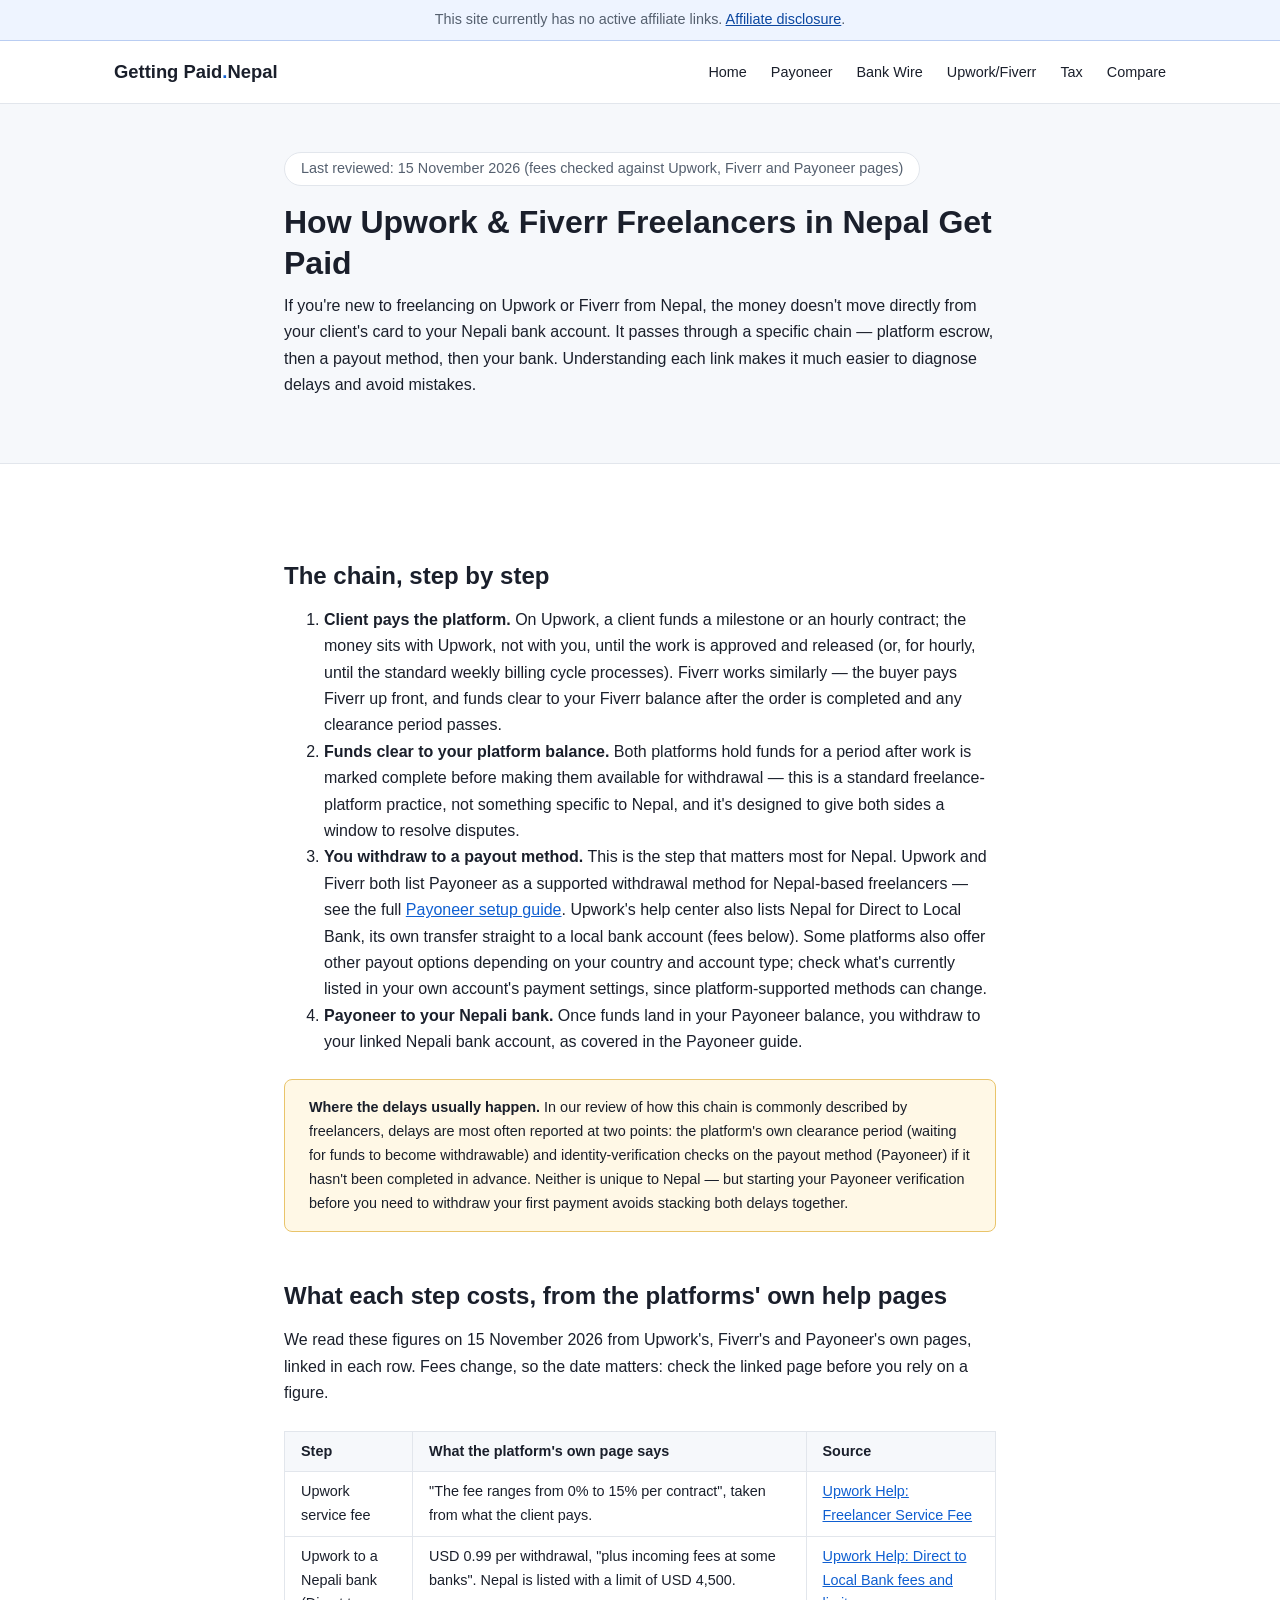
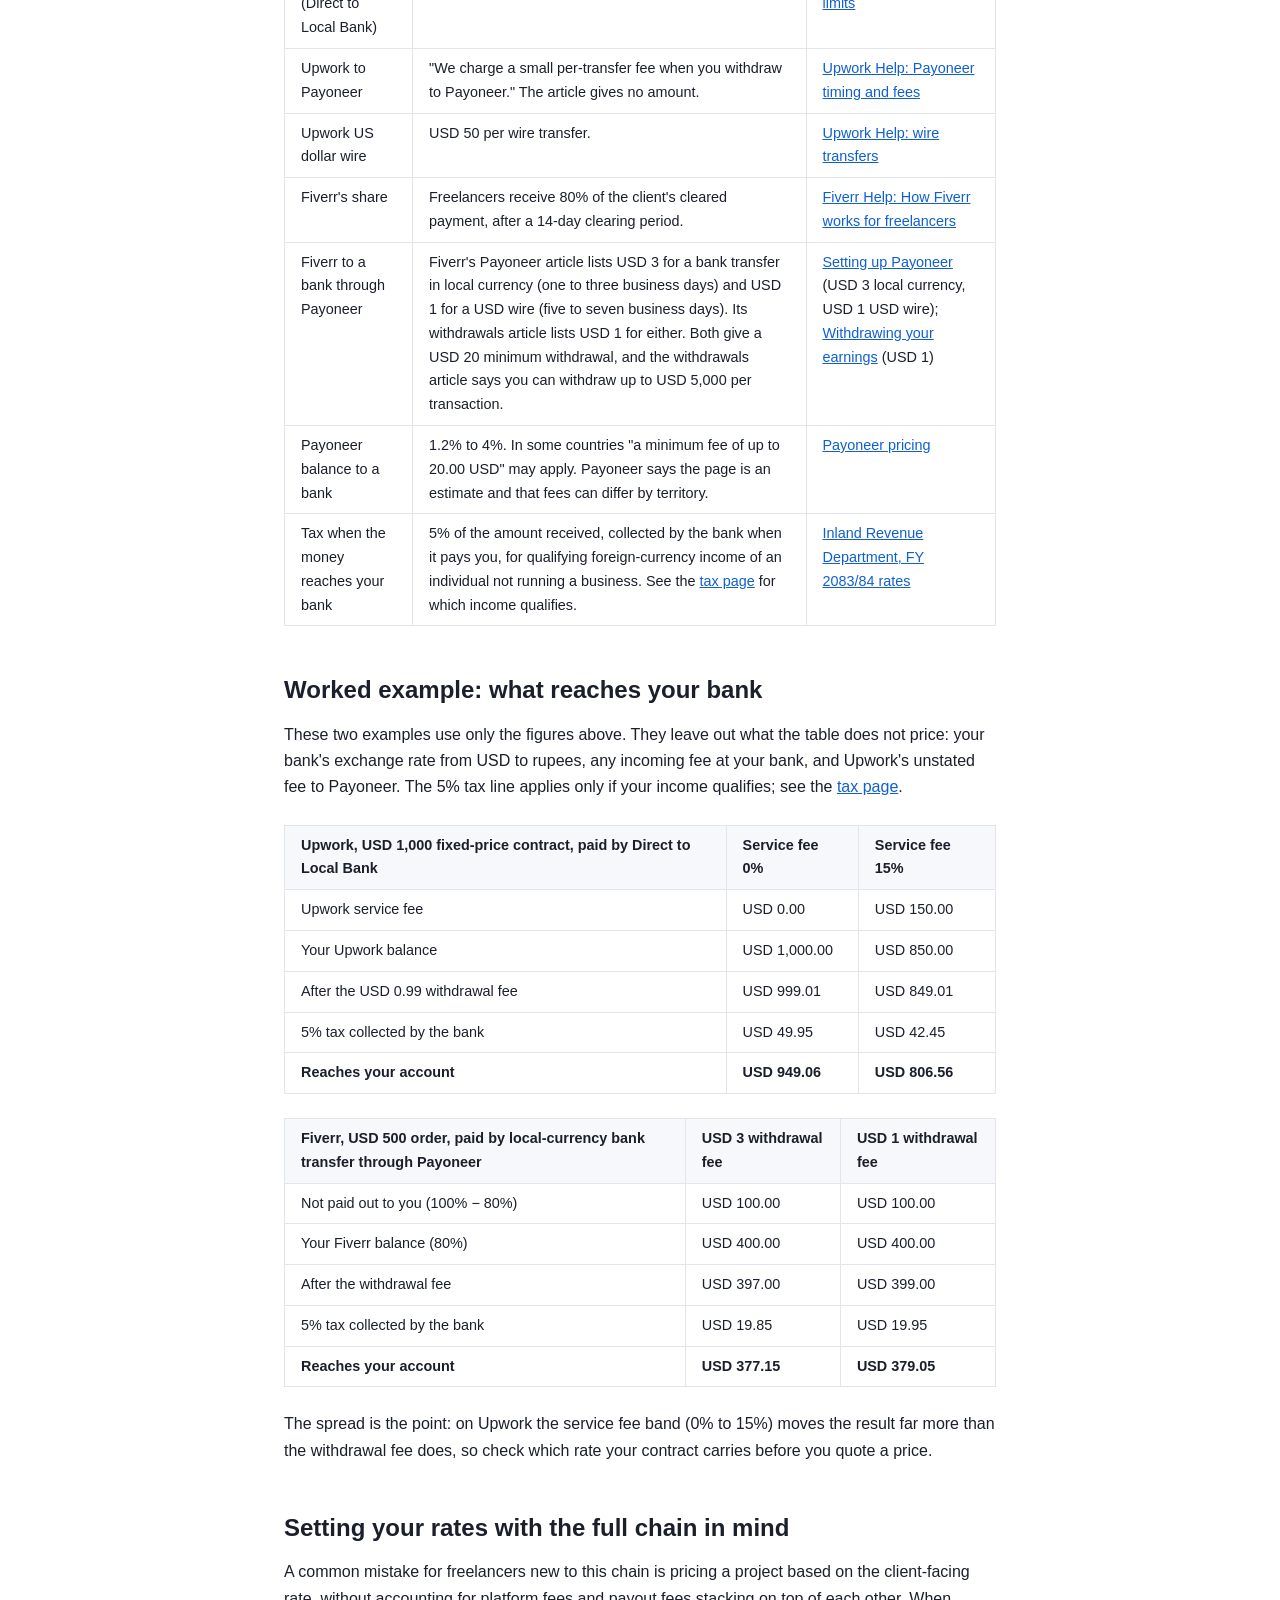
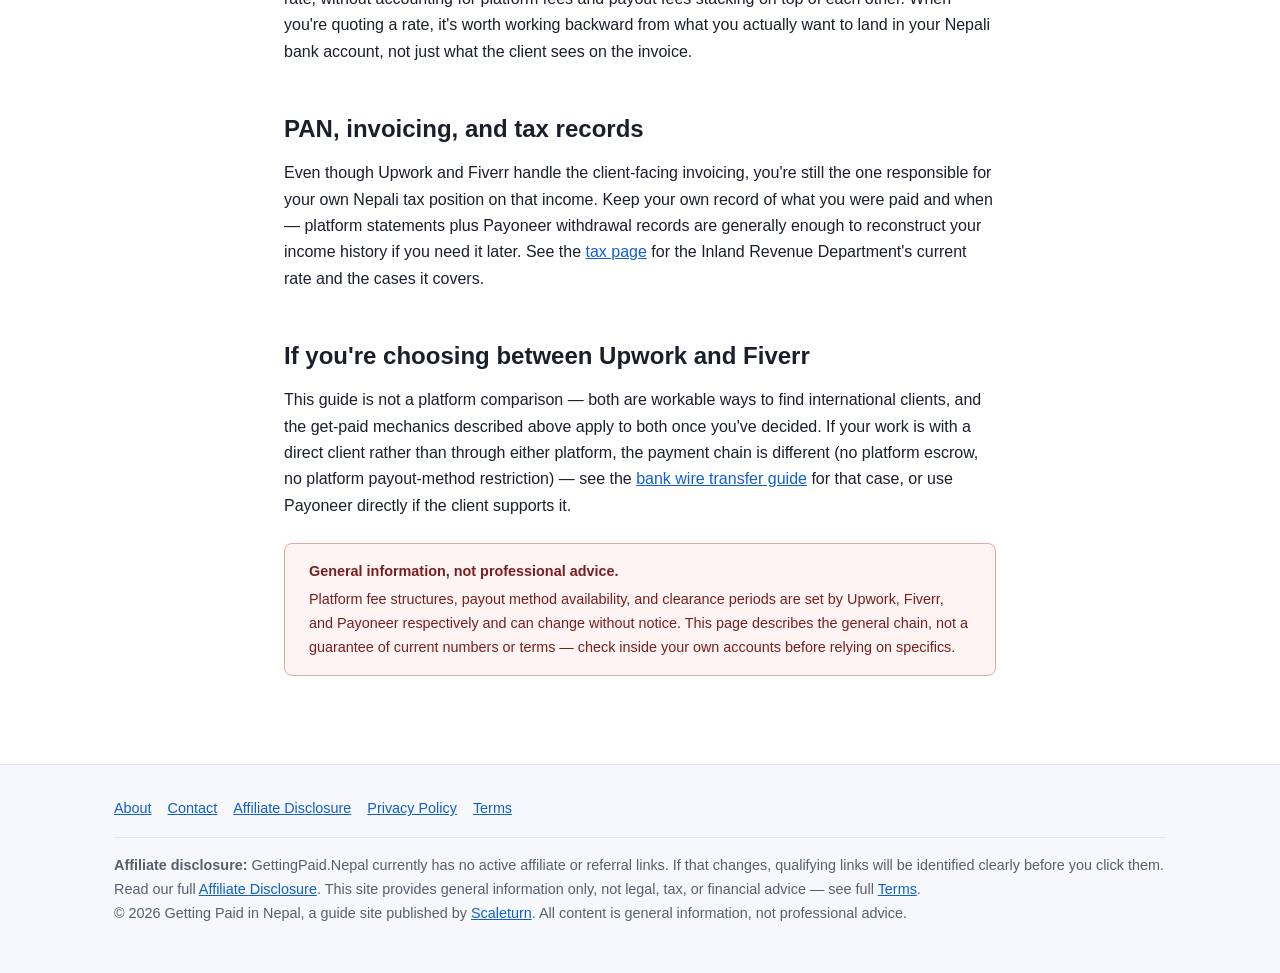
<file: upwork-fiverr-freelancers-nepal.html>
<!DOCTYPE html>
<html lang="en">
<head>
<meta charset="UTF-8">
<meta name="viewport" content="width=device-width, initial-scale=1.0">
<title>How Upwork &amp; Fiverr Freelancers in Nepal Get Paid (2026) | Getting Paid Nepal</title>
<meta name="description" content="The full payment chain for Nepali freelancers on Upwork and Fiverr — platform to Payoneer to Nepali bank account — plus common friction points and what to check before you start.">
<link rel="canonical" href="https://gettingpaid.scaleturn.com/upwork-fiverr-freelancers-nepal.html">
<script async src="https://pagead2.googlesyndication.com/pagead/js/adsbygoogle.js?client=ca-pub-5554189148912369" crossorigin="anonymous"></script>
<link rel="stylesheet" href="style.css">
</head>
<body>
<div class="affiliate-banner">
  This site currently has no active affiliate links. <a href="affiliate-disclosure.html">Affiliate disclosure</a>.
</div>
<header class="site-header">
  <div class="container">
    <a class="site-logo" href="index.html">Getting Paid<span>.</span>Nepal</a>
    <nav class="site-nav" aria-label="Main navigation">
      <ul>
        <li><a href="index.html">Home</a></li>
        <li><a href="payoneer-nepal-guide.html">Payoneer</a></li>
        <li><a href="bank-wire-transfer-nepal.html">Bank Wire</a></li>
        <li><a href="upwork-fiverr-freelancers-nepal.html">Upwork/Fiverr</a></li>
        <li><a href="tax-foreign-income-nepal.html">Tax</a></li>
        <li><a href="payment-comparison-nepal.html">Compare</a></li>
      </ul>
    </nav>
  </div>
</header>

<section class="hero">
  <div class="container prose">
    <span class="freshness-stamp">Last reviewed: 15 November 2026 (fees checked against Upwork, Fiverr and Payoneer pages)</span>
    <h1>How Upwork &amp; Fiverr Freelancers in Nepal Get Paid</h1>
    <p>If you're new to freelancing on Upwork or Fiverr from Nepal, the money doesn't move directly from your client's card to your Nepali bank account. It passes through a specific chain — platform escrow, then a payout method, then your bank. Understanding each link makes it much easier to diagnose delays and avoid mistakes.</p>
  </div>
</section>

<main>
  <div class="container prose">

    <h2>The chain, step by step</h2>
    <ol>
      <li>
        <strong>Client pays the platform.</strong> On Upwork, a client funds a milestone or an hourly contract; the money sits with Upwork, not with you, until the work is approved and released (or, for hourly, until the standard weekly billing cycle processes). Fiverr works similarly — the buyer pays Fiverr up front, and funds clear to your Fiverr balance after the order is completed and any clearance period passes.
      </li>
      <li>
        <strong>Funds clear to your platform balance.</strong> Both platforms hold funds for a period after work is marked complete before making them available for withdrawal — this is a standard freelance-platform practice, not something specific to Nepal, and it's designed to give both sides a window to resolve disputes.
      </li>
      <li>
        <strong>You withdraw to a payout method.</strong> This is the step that matters most for Nepal. Upwork and Fiverr both list Payoneer as a supported withdrawal method for Nepal-based freelancers — see the full <a href="payoneer-nepal-guide.html">Payoneer setup guide</a>. Upwork's help center also lists Nepal for Direct to Local Bank, its own transfer straight to a local bank account (fees below). Some platforms also offer other payout options depending on your country and account type; check what's currently listed in your own account's payment settings, since platform-supported methods can change.
      </li>
      <li>
        <strong>Payoneer to your Nepali bank.</strong> Once funds land in your Payoneer balance, you withdraw to your linked Nepali bank account, as covered in the Payoneer guide.
      </li>
    </ol>

    <div class="note-box">
      <strong>Where the delays usually happen.</strong> In our review of how this chain is commonly described by freelancers, delays are most often reported at two points: the platform's own clearance period (waiting for funds to become withdrawable) and identity-verification checks on the payout method (Payoneer) if it hasn't been completed in advance. Neither is unique to Nepal — but starting your Payoneer verification before you need to withdraw your first payment avoids stacking both delays together.
    </div>

    <h2 id="fees">What each step costs, from the platforms' own help pages</h2>
    <p>We read these figures on 15 November 2026 from Upwork's, Fiverr's and Payoneer's own pages, linked in each row. Fees change, so the date matters: check the linked page before you rely on a figure.</p>
    <div class="table-wrap">
      <table>
        <thead><tr><th>Step</th><th>What the platform's own page says</th><th>Source</th></tr></thead>
        <tbody>
          <tr><td>Upwork service fee</td><td>"The fee ranges from 0% to 15% per contract", taken from what the client pays.</td><td><a href="https://support.upwork.com/hc/en-us/articles/211062538-Learn-about-the-Freelancer-Service-Fee" rel="noopener">Upwork Help: Freelancer Service Fee</a></td></tr>
          <tr><td>Upwork to a Nepali bank (Direct to Local Bank)</td><td>USD&nbsp;0.99 per withdrawal, "plus incoming fees at some banks". Nepal is listed with a limit of USD 4,500.</td><td><a href="https://support.upwork.com/hc/en-us/articles/211060578-What-are-the-fees-limits-and-timing-of-Direct-to-Local-Bank-payments" rel="noopener">Upwork Help: Direct to Local Bank fees and limits</a></td></tr>
          <tr><td>Upwork to Payoneer</td><td>"We charge a small per-transfer fee when you withdraw to Payoneer." The article gives no amount.</td><td><a href="https://support.upwork.com/hc/en-us/articles/211064008-How-quickly-Payoneer-pays-and-what-fees-apply" rel="noopener">Upwork Help: Payoneer timing and fees</a></td></tr>
          <tr><td>Upwork US dollar wire</td><td>USD&nbsp;50 per wire transfer.</td><td><a href="https://support.upwork.com/hc/en-us/articles/211063898-How-do-wire-transfers-work-on-Upwork" rel="noopener">Upwork Help: wire transfers</a></td></tr>
          <tr><td>Fiverr's share</td><td>Freelancers receive 80% of the client's cleared payment, after a 14-day clearing period.</td><td><a href="https://help.fiverr.com/hc/en-us/articles/34069565843985-How-Fiverr-works-for-freelancers" rel="noopener">Fiverr Help: How Fiverr works for freelancers</a></td></tr>
          <tr><td>Fiverr to a bank through Payoneer</td><td>Fiverr's Payoneer article lists USD 3 for a bank transfer in local currency (one to three business days) and USD 1 for a USD wire (five to seven business days). Its withdrawals article lists USD 1 for either. Both give a USD 20 minimum withdrawal, and the withdrawals article says you can withdraw up to USD 5,000 per transaction.</td><td><a href="https://help.fiverr.com/hc/en-us/articles/14257019400465-Setting-up-Payoneer-as-a-payout-method" rel="noopener">Setting up Payoneer</a> (USD 3 local currency, USD 1 USD wire); <a href="https://help.fiverr.com/hc/en-us/articles/360010530058-Withdrawing-your-earnings-managing-payout-methods" rel="noopener">Withdrawing your earnings</a> (USD 1)</td></tr>
          <tr><td>Payoneer balance to a bank</td><td>1.2% to 4%. In some countries "a minimum fee of up to 20.00 USD" may apply. Payoneer says the page is an estimate and that fees can differ by territory.</td><td><a href="https://www.payoneer.com/pricing/" rel="noopener">Payoneer pricing</a></td></tr>
          <tr><td>Tax when the money reaches your bank</td><td>5% of the amount received, collected by the bank when it pays you, for qualifying foreign-currency income of an individual not running a business. See the <a href="tax-foreign-income-nepal.html">tax page</a> for which income qualifies.</td><td><a href="https://ird.gov.np/content/13609/tax-rate-for-natural-persons-for-the/" rel="noopener">Inland Revenue Department, FY 2083/84 rates</a></td></tr>
        </tbody>
      </table>
    </div>

    <h2>Worked example: what reaches your bank</h2>
    <p>These two examples use only the figures above. They leave out what the table does not price: your bank's exchange rate from USD to rupees, any incoming fee at your bank, and Upwork's unstated fee to Payoneer. The 5% tax line applies only if your income qualifies; see the <a href="tax-foreign-income-nepal.html">tax page</a>.</p>
    <div class="table-wrap">
      <table>
        <thead><tr><th>Upwork, USD 1,000 fixed-price contract, paid by Direct to Local Bank</th><th>Service fee 0%</th><th>Service fee 15%</th></tr></thead>
        <tbody>
          <tr><td>Upwork service fee</td><td>USD&nbsp;0.00</td><td>USD&nbsp;150.00</td></tr>
          <tr><td>Your Upwork balance</td><td>USD&nbsp;1,000.00</td><td>USD&nbsp;850.00</td></tr>
          <tr><td>After the USD 0.99 withdrawal fee</td><td>USD&nbsp;999.01</td><td>USD&nbsp;849.01</td></tr>
          <tr><td>5% tax collected by the bank</td><td>USD&nbsp;49.95</td><td>USD&nbsp;42.45</td></tr>
          <tr><td><strong>Reaches your account</strong></td><td><strong>USD&nbsp;949.06</strong></td><td><strong>USD&nbsp;806.56</strong></td></tr>
        </tbody>
      </table>
    </div>
    <div class="table-wrap">
      <table>
        <thead><tr><th>Fiverr, USD 500 order, paid by local-currency bank transfer through Payoneer</th><th>USD 3 withdrawal fee</th><th>USD 1 withdrawal fee</th></tr></thead>
        <tbody>
          <tr><td>Not paid out to you (100% − 80%)</td><td>USD&nbsp;100.00</td><td>USD&nbsp;100.00</td></tr>
          <tr><td>Your Fiverr balance (80%)</td><td>USD&nbsp;400.00</td><td>USD&nbsp;400.00</td></tr>
          <tr><td>After the withdrawal fee</td><td>USD&nbsp;397.00</td><td>USD&nbsp;399.00</td></tr>
          <tr><td>5% tax collected by the bank</td><td>USD&nbsp;19.85</td><td>USD&nbsp;19.95</td></tr>
          <tr><td><strong>Reaches your account</strong></td><td><strong>USD&nbsp;377.15</strong></td><td><strong>USD&nbsp;379.05</strong></td></tr>
        </tbody>
      </table>
    </div>
    <p>The spread is the point: on Upwork the service fee band (0% to 15%) moves the result far more than the withdrawal fee does, so check which rate your contract carries before you quote a price.</p>

    <h2>Setting your rates with the full chain in mind</h2>
    <p>A common mistake for freelancers new to this chain is pricing a project based on the client-facing rate, without accounting for platform fees and payout fees stacking on top of each other. When you're quoting a rate, it's worth working backward from what you actually want to land in your Nepali bank account, not just what the client sees on the invoice.</p>

    <h2>PAN, invoicing, and tax records</h2>
    <p>Even though Upwork and Fiverr handle the client-facing invoicing, you're still the one responsible for your own Nepali tax position on that income. Keep your own record of what you were paid and when — platform statements plus Payoneer withdrawal records are generally enough to reconstruct your income history if you need it later. See the <a href="tax-foreign-income-nepal.html">tax page</a> for the Inland Revenue Department's current rate and the cases it covers.</p>

    <h2>If you're choosing between Upwork and Fiverr</h2>
    <p>This guide is not a platform comparison — both are workable ways to find international clients, and the get-paid mechanics described above apply to both once you've decided. If your work is with a direct client rather than through either platform, the payment chain is different (no platform escrow, no platform payout-method restriction) — see the <a href="bank-wire-transfer-nepal.html">bank wire transfer guide</a> for that case, or use Payoneer directly if the client supports it.</p>

    <div class="disclaimer-box">
      <strong>General information, not professional advice.</strong> Platform fee structures, payout method availability, and clearance periods are set by Upwork, Fiverr, and Payoneer respectively and can change without notice. This page describes the general chain, not a guarantee of current numbers or terms — check inside your own accounts before relying on specifics.
    </div>

  </div>
</main>

<footer class="site-footer">
  <div class="container">
    <ul class="footer-links">
      <li><a href="about.html">About</a></li>
      <li><a href="contact.html">Contact</a></li>
      <li><a href="affiliate-disclosure.html">Affiliate Disclosure</a></li>
      <li><a href="privacy-policy.html">Privacy Policy</a></li>
      <li><a href="terms.html">Terms</a></li>
    </ul>
    <div class="footer-disclosure">
      <strong>Affiliate disclosure:</strong> GettingPaid.Nepal currently has no active affiliate or referral links. If that changes, qualifying links will be identified clearly before you click them. Read our full <a href="affiliate-disclosure.html">Affiliate Disclosure</a>. This site provides general information only, not legal, tax, or financial advice — see full <a href="terms.html">Terms</a>.
    </div>
    <p>&copy; 2026 Getting Paid in Nepal, a guide site published by <a href="https://scaleturn.com/">Scaleturn</a>. All content is general information, not professional advice.</p>
  </div>
</footer>
<script>window.goatcounter = {path: function(p) { return location.host + p }}</script>
<script data-goatcounter="https://scaleturn.goatcounter.com/count" async src="//gc.zgo.at/count.js"></script>
</body>
</html>
</file>
<file: style.css>
/* Getting Paid in Nepal — style.css
   Framework-free, hand-written CSS. Design tokens first (custom properties),
   then components, then page-level layout. No build step, no web fonts —
   system font stack for speed. */

:root {
  /* Color tokens */
  --color-bg: #ffffff;
  --color-bg-alt: #f6f8fb;
  --color-text: #1a1f2b;
  --color-text-muted: #55606f;
  --color-primary: #0f5fd1;
  --color-primary-dark: #0b47a0;
  --color-border: #e2e6ec;
  --color-link: #0f5fd1;
  --color-link-visited: #0b47a0;

  /* Semantic component colors */
  --color-disclosure-bg: #eef4ff;
  --color-disclosure-border: #b9cdf2;
  --color-disclaimer-bg: #fff4f4;
  --color-disclaimer-border: #e6a5a5;
  --color-disclaimer-text: #7a1f1f;
  --color-note-bg: #fff8e6;
  --color-note-border: #e9c46a;

  /* Spacing scale */
  --space-1: 0.25rem;
  --space-2: 0.5rem;
  --space-3: 1rem;
  --space-4: 1.5rem;
  --space-5: 2rem;
  --space-6: 3rem;
  --space-7: 4rem;

  /* Type scale */
  --font-family: -apple-system, BlinkMacSystemFont, "Segoe UI", Roboto, Helvetica, Arial, sans-serif;
  --font-size-base: 1rem;
  --font-size-sm: 0.9rem;
  --font-size-lg: 1.15rem;
  --font-size-h1: 2rem;
  --font-size-h2: 1.5rem;
  --font-size-h3: 1.2rem;
  --line-height-base: 1.65;

  /* Layout */
  --width-site: 1100px;
  --width-prose: 760px;
  --radius: 8px;
}

* { box-sizing: border-box; }

html { -webkit-text-size-adjust: 100%; }

body {
  margin: 0;
  font-family: var(--font-family);
  font-size: var(--font-size-base);
  line-height: var(--line-height-base);
  color: var(--color-text);
  background: var(--color-bg);
}

img { max-width: 100%; height: auto; }

a { color: var(--color-link); }
a:visited { color: var(--color-link-visited); }

h1, h2, h3, h4 {
  line-height: 1.3;
  margin-top: var(--space-6);
  margin-bottom: var(--space-3);
}
h1 { font-size: var(--font-size-h1); margin-top: 0; }
h2 { font-size: var(--font-size-h2); }
h3 { font-size: var(--font-size-h3); }

p, ul, ol { margin: 0 0 var(--space-3) 0; }

.container {
  max-width: var(--width-site);
  margin: 0 auto;
  padding: 0 var(--space-4);
}

.prose {
  max-width: var(--width-prose);
}

/* ---- Header / nav ---- */
.site-header {
  border-bottom: 1px solid var(--color-border);
  background: var(--color-bg);
}
.site-header .container {
  display: flex;
  align-items: center;
  justify-content: space-between;
  flex-wrap: wrap;
  padding-top: var(--space-3);
  padding-bottom: var(--space-3);
  gap: var(--space-3);
}
.site-logo {
  font-weight: 700;
  font-size: 1.15rem;
  text-decoration: none;
  color: var(--color-text);
}
.site-logo span { color: var(--color-primary); }
.site-nav ul {
  list-style: none;
  display: flex;
  flex-wrap: wrap;
  gap: var(--space-4);
  margin: 0;
  padding: 0;
}
.site-nav a {
  text-decoration: none;
  color: var(--color-text);
  font-size: var(--font-size-sm);
}
.site-nav a:hover { color: var(--color-primary); }

/* ---- Affiliate banner (top of every page, C2) ---- */
.affiliate-banner {
  background: var(--color-disclosure-bg);
  border-bottom: 1px solid var(--color-disclosure-border);
  font-size: var(--font-size-sm);
  color: var(--color-text-muted);
  text-align: center;
  padding: var(--space-2) var(--space-3);
}
.affiliate-banner a { color: var(--color-primary-dark); }

/* ---- Hero ---- */
.hero {
  background: var(--color-bg-alt);
  padding: var(--space-6) 0;
  border-bottom: 1px solid var(--color-border);
}
.hero h1 { margin-bottom: var(--space-2); }
.freshness-stamp {
  display: inline-block;
  font-size: var(--font-size-sm);
  color: var(--color-text-muted);
  background: var(--color-bg);
  border: 1px solid var(--color-border);
  border-radius: 999px;
  padding: var(--space-1) var(--space-3);
  margin-bottom: var(--space-3);
}

/* ---- Main content ---- */
main { padding: var(--space-6) 0 var(--space-7) 0; }

/* ---- Disclaimer / disclosure / note boxes ---- */
.disclaimer-box {
  background: var(--color-disclaimer-bg);
  border: 1px solid var(--color-disclaimer-border);
  color: var(--color-disclaimer-text);
  border-radius: var(--radius);
  padding: var(--space-3) var(--space-4);
  margin: var(--space-4) 0;
  font-size: var(--font-size-sm);
}
.disclaimer-box strong { display: block; margin-bottom: var(--space-1); }

.note-box {
  background: var(--color-note-bg);
  border: 1px solid var(--color-note-border);
  border-radius: var(--radius);
  padding: var(--space-3) var(--space-4);
  margin: var(--space-4) 0;
  font-size: var(--font-size-sm);
}

.disclosure-box {
  background: var(--color-disclosure-bg);
  border: 1px solid var(--color-disclosure-border);
  border-radius: var(--radius);
  padding: var(--space-3) var(--space-4);
  margin: var(--space-4) 0;
  font-size: var(--font-size-sm);
}

/* ---- CTA buttons ---- */
.btn {
  display: inline-block;
  background: var(--color-primary);
  color: #fff;
  text-decoration: none;
  padding: var(--space-2) var(--space-4);
  border-radius: var(--radius);
  font-weight: 600;
  font-size: var(--font-size-sm);
}
.btn:visited { color: #fff; }
.btn:hover { background: var(--color-primary-dark); }
.btn-secondary {
  background: transparent;
  color: var(--color-primary);
  border: 1px solid var(--color-primary);
}
.btn-secondary:hover { background: var(--color-bg-alt); }

/* ---- Comparison table ---- */
.table-wrap { overflow-x: auto; margin: var(--space-4) 0; }
table {
  border-collapse: collapse;
  width: 100%;
  font-size: var(--font-size-sm);
}
th, td {
  border: 1px solid var(--color-border);
  padding: var(--space-2) var(--space-3);
  text-align: left;
  vertical-align: top;
}
th { background: var(--color-bg-alt); }

/* ---- Card grid (home page rail cards) ---- */
.card-grid {
  display: grid;
  grid-template-columns: repeat(auto-fit, minmax(230px, 1fr));
  gap: var(--space-4);
  margin: var(--space-4) 0;
}
.card {
  border: 1px solid var(--color-border);
  border-radius: var(--radius);
  padding: var(--space-4);
}
.card h3 { margin-top: 0; }

/* ---- Footer ---- */
.site-footer {
  border-top: 1px solid var(--color-border);
  background: var(--color-bg-alt);
  padding: var(--space-5) 0;
  font-size: var(--font-size-sm);
  color: var(--color-text-muted);
}
.site-footer .footer-links {
  list-style: none;
  display: flex;
  flex-wrap: wrap;
  gap: var(--space-3);
  padding: 0;
  margin: 0 0 var(--space-3) 0;
}
.site-footer .footer-disclosure {
  border-top: 1px solid var(--color-border);
  padding-top: var(--space-3);
  margin-top: var(--space-3);
}

/* ---- Responsive ---- */
@media (max-width: 640px) {
  :root {
    --font-size-h1: 1.6rem;
    --font-size-h2: 1.3rem;
  }
  .site-header .container { flex-direction: column; align-items: flex-start; }
}
</file>
